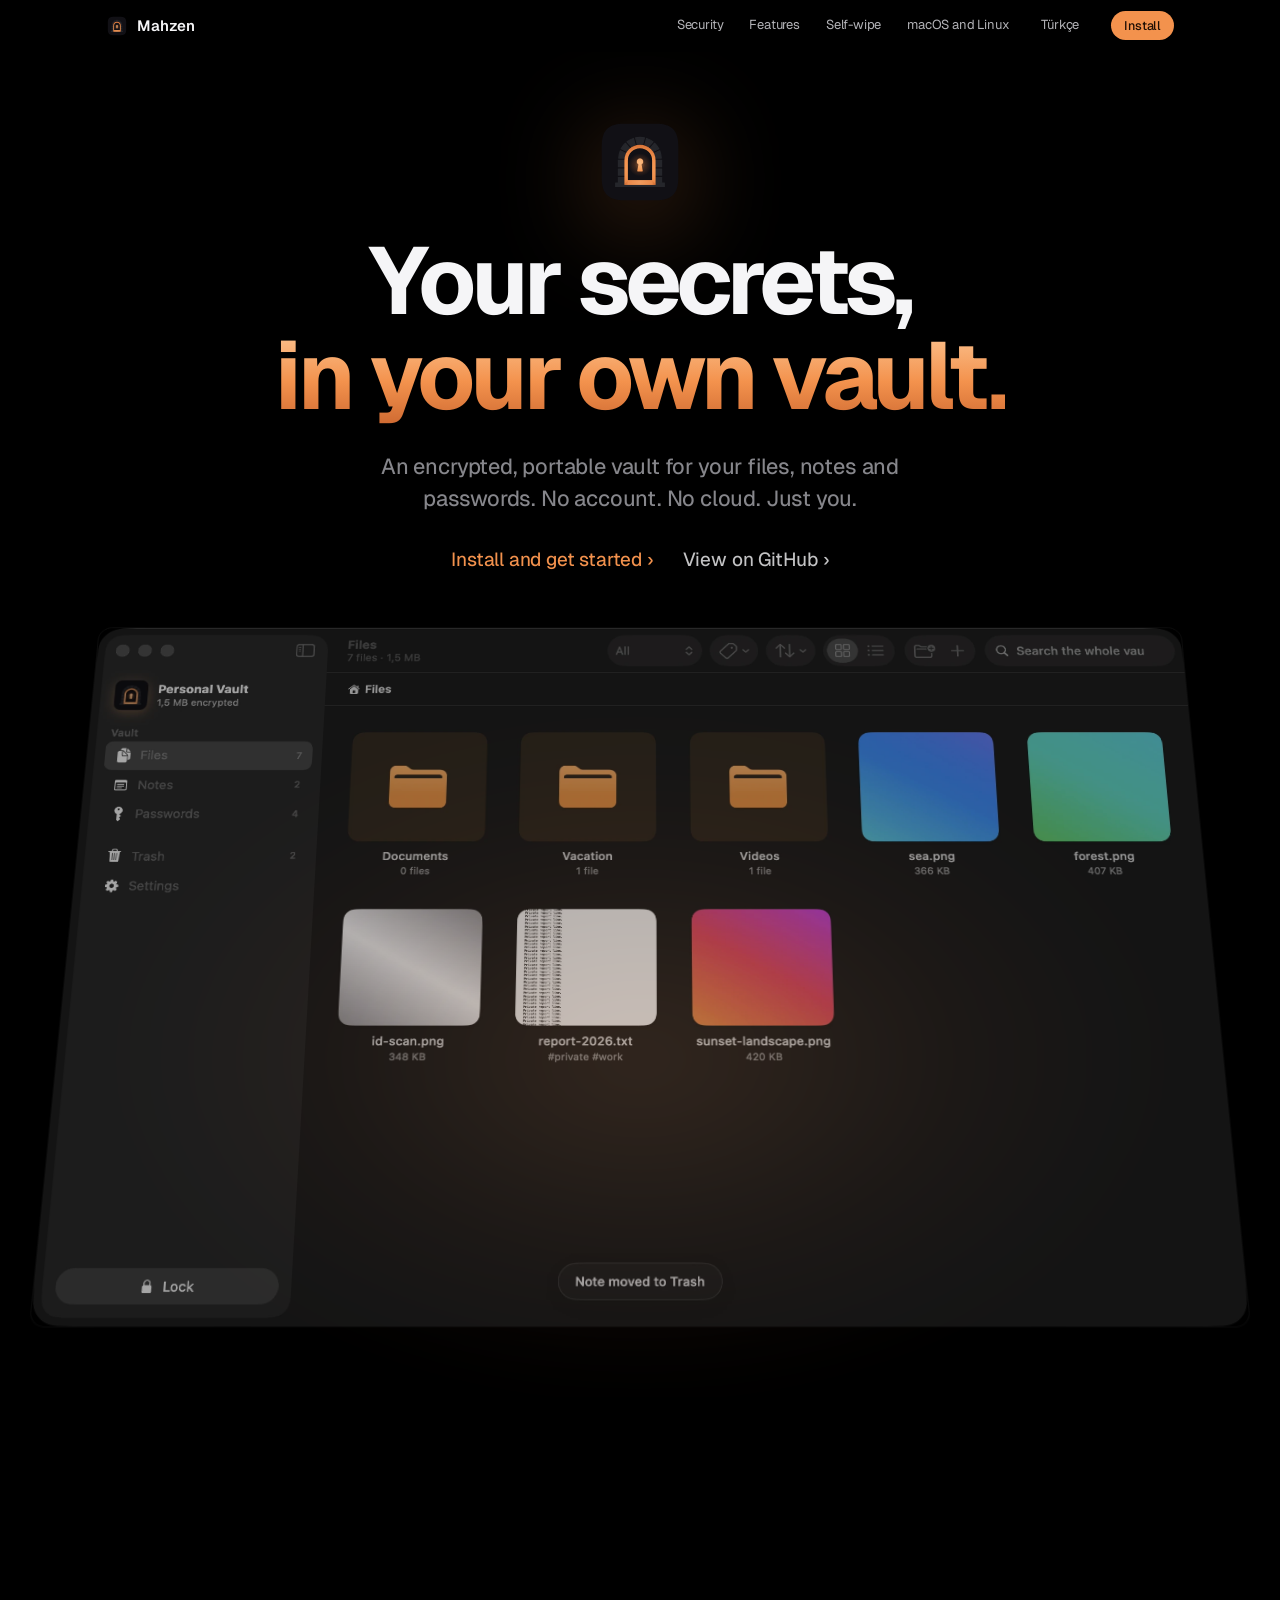
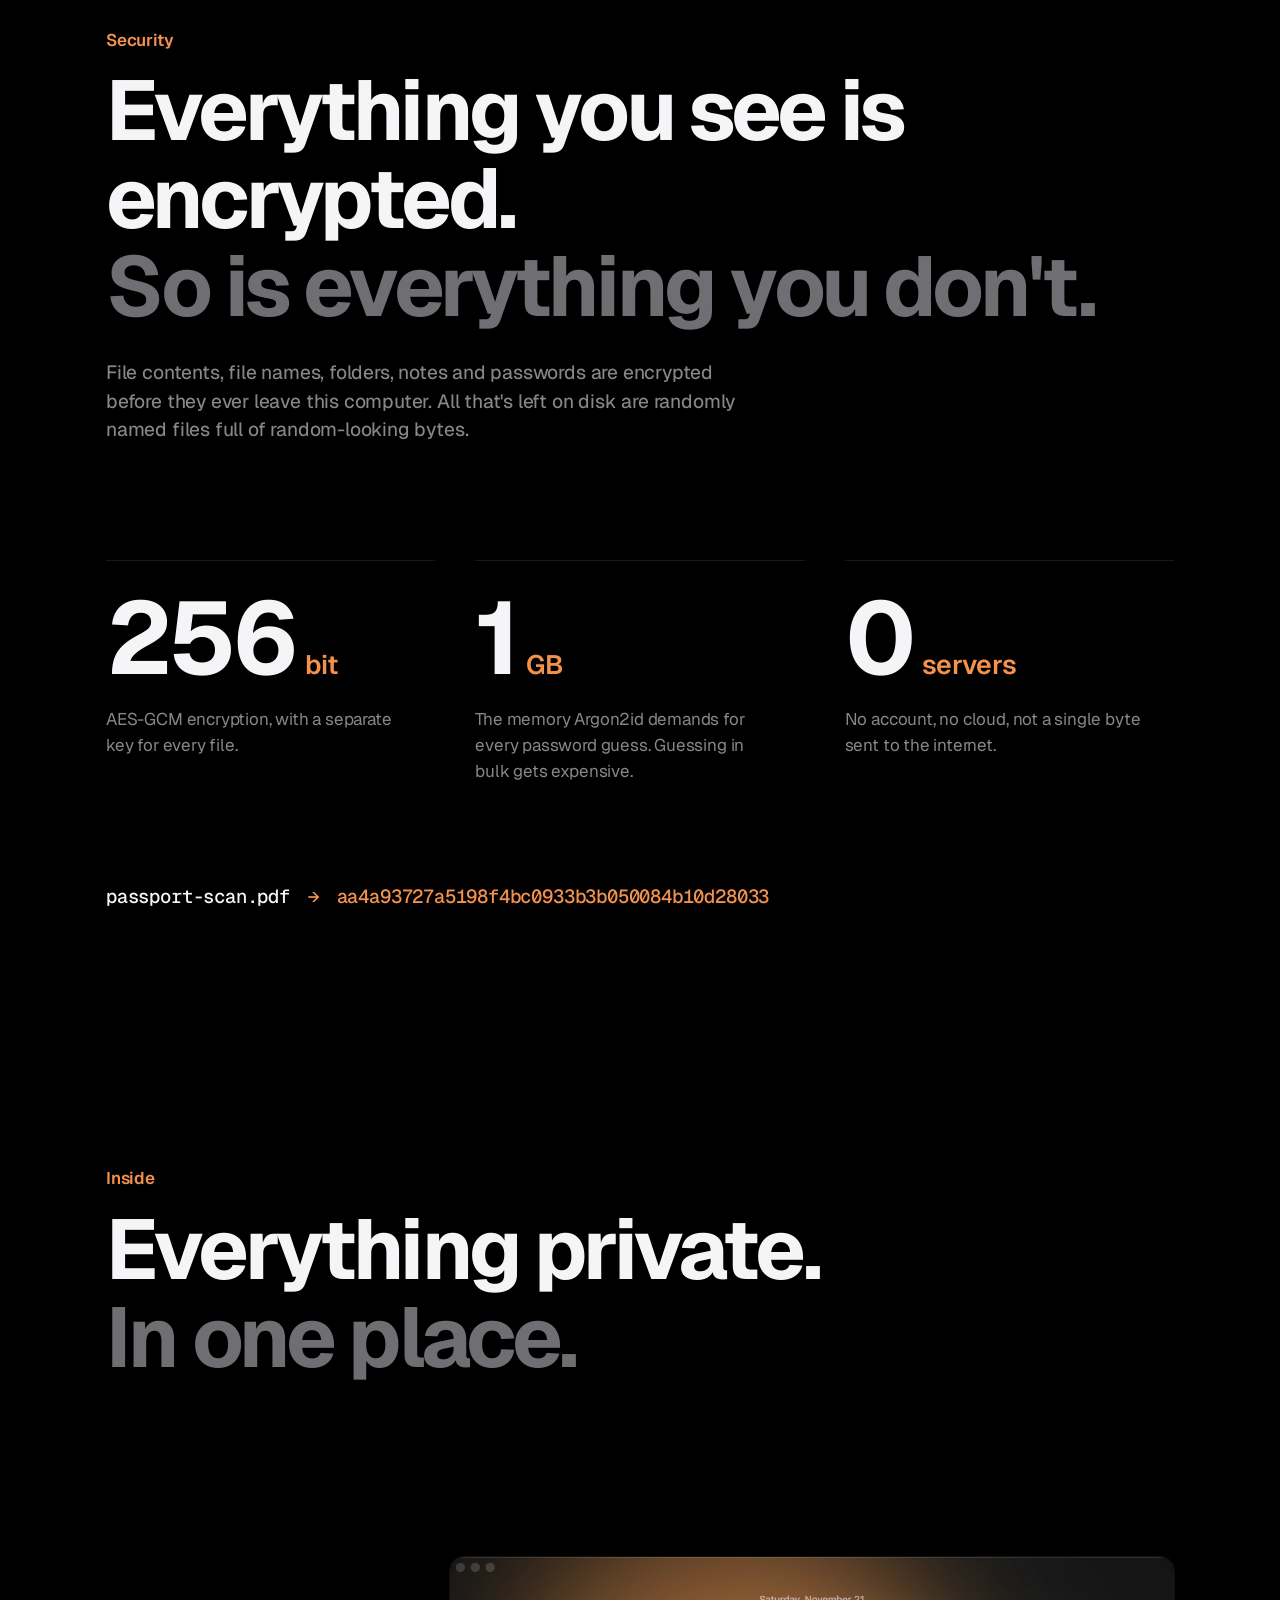
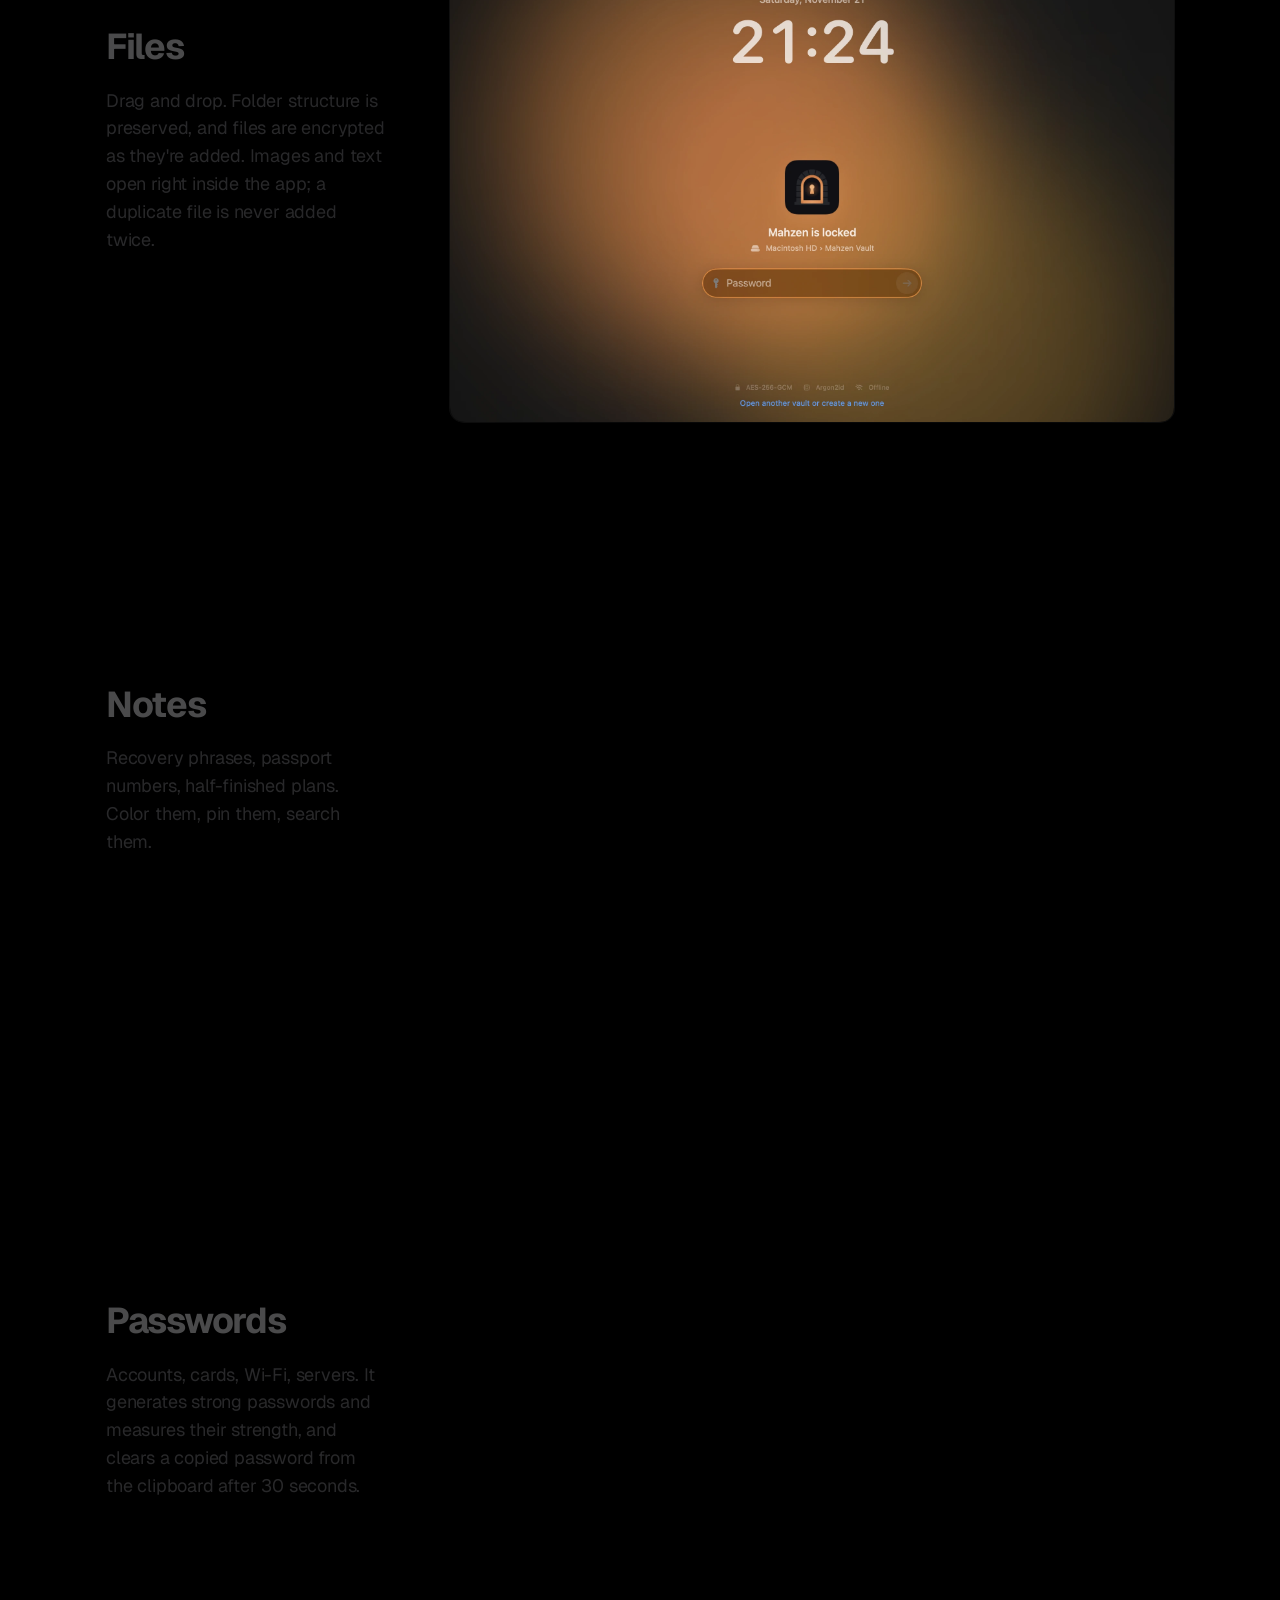
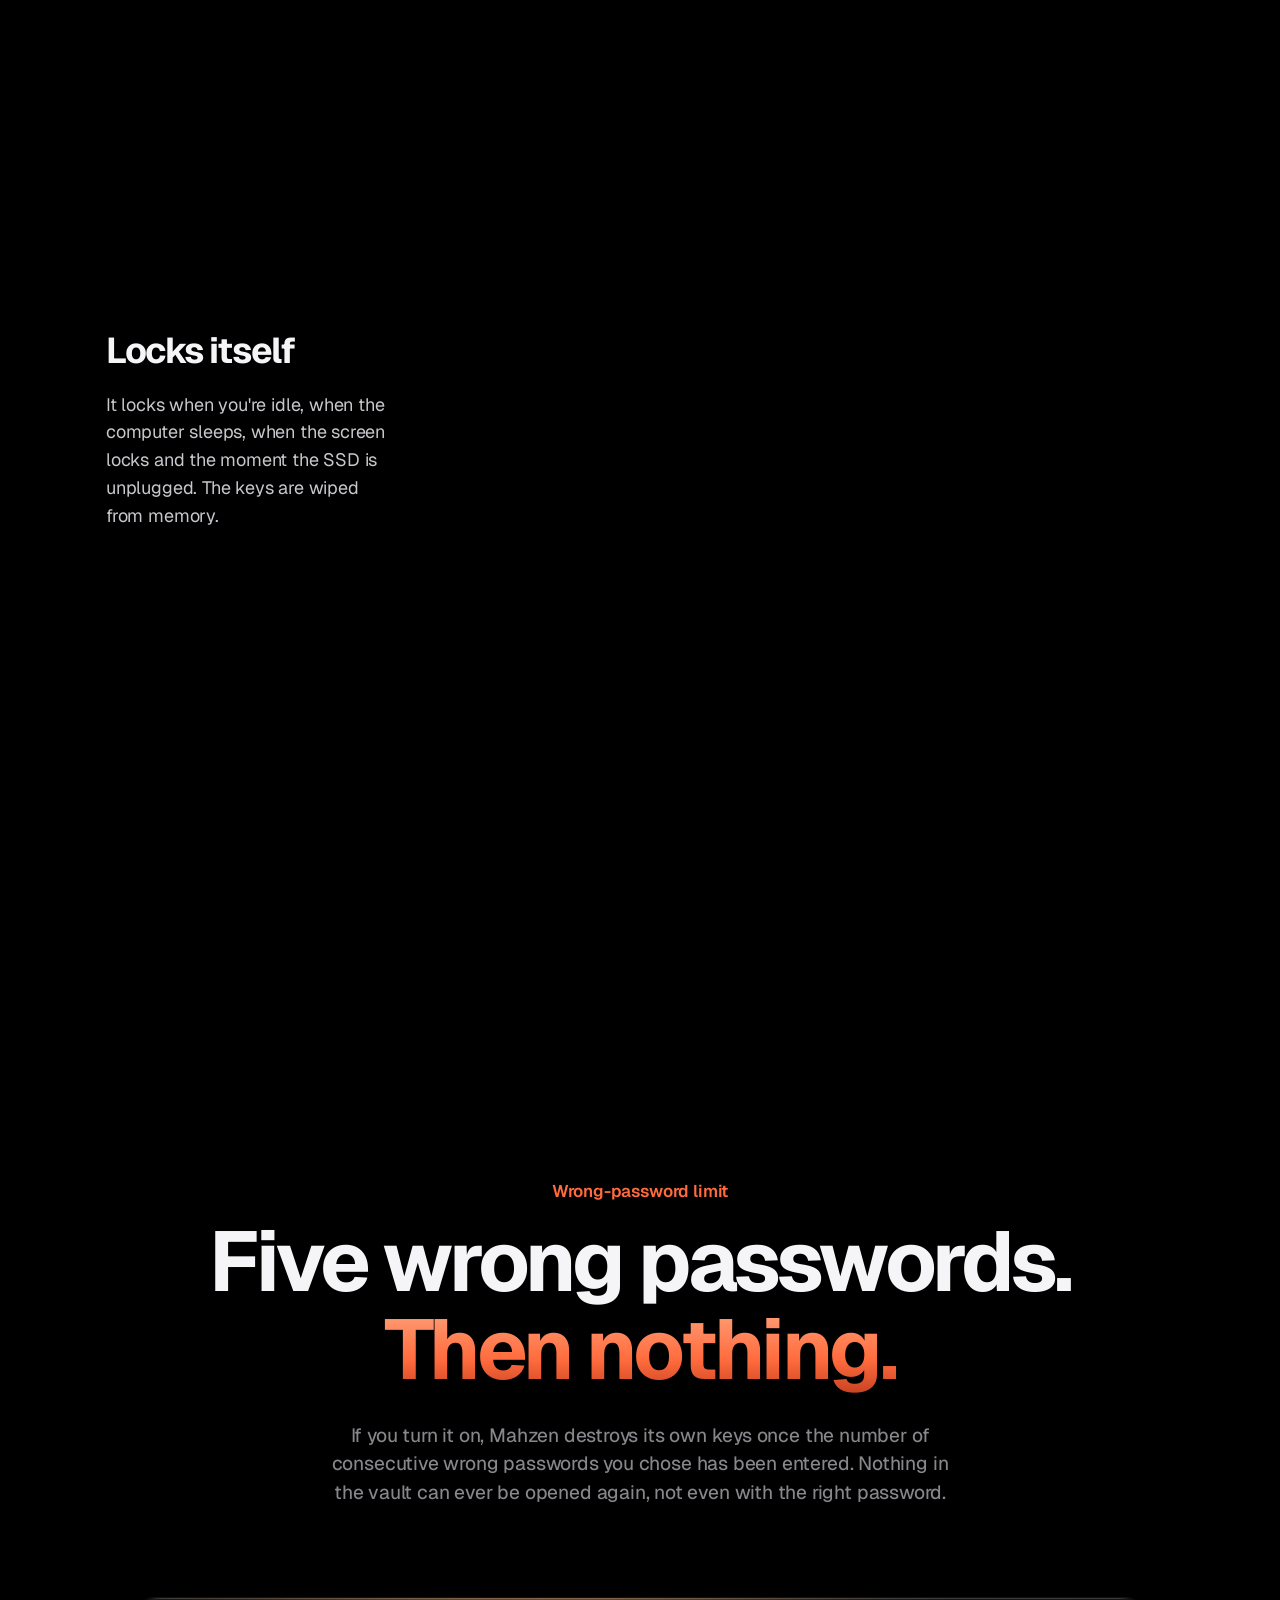
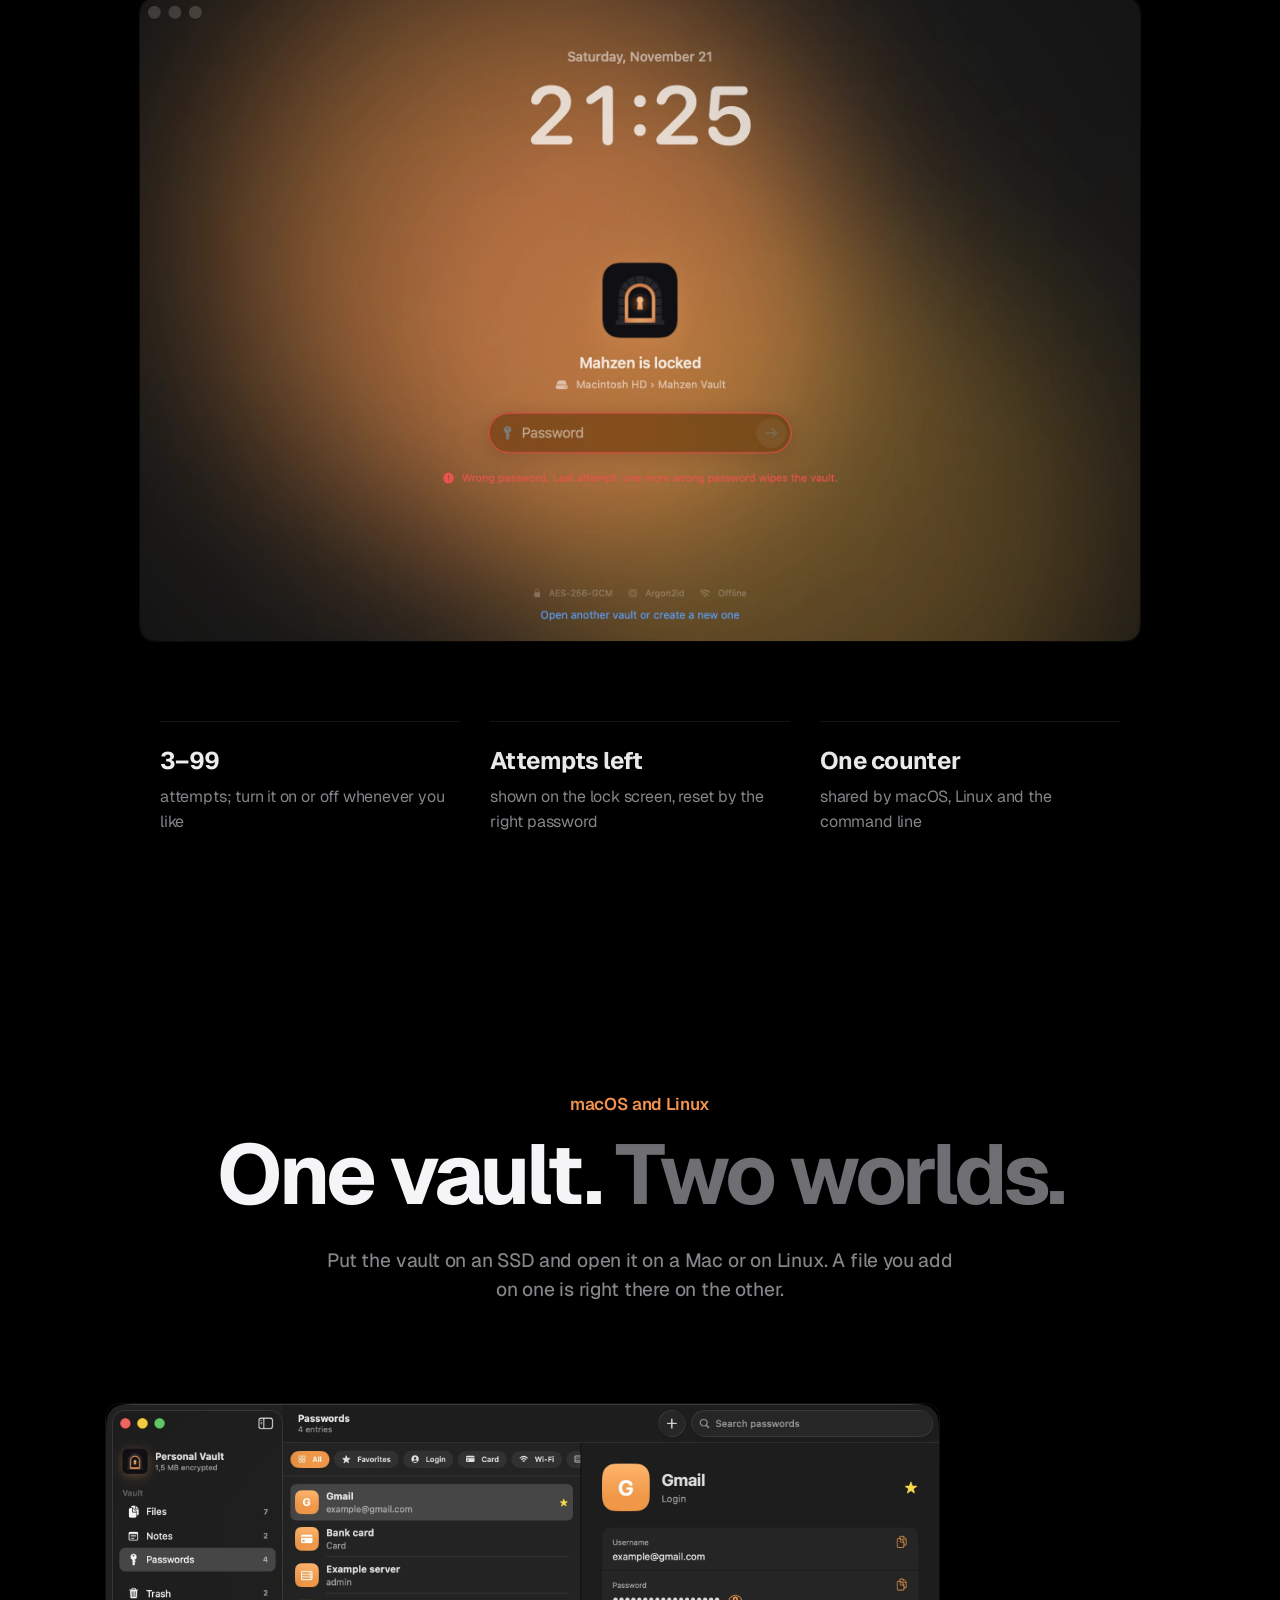
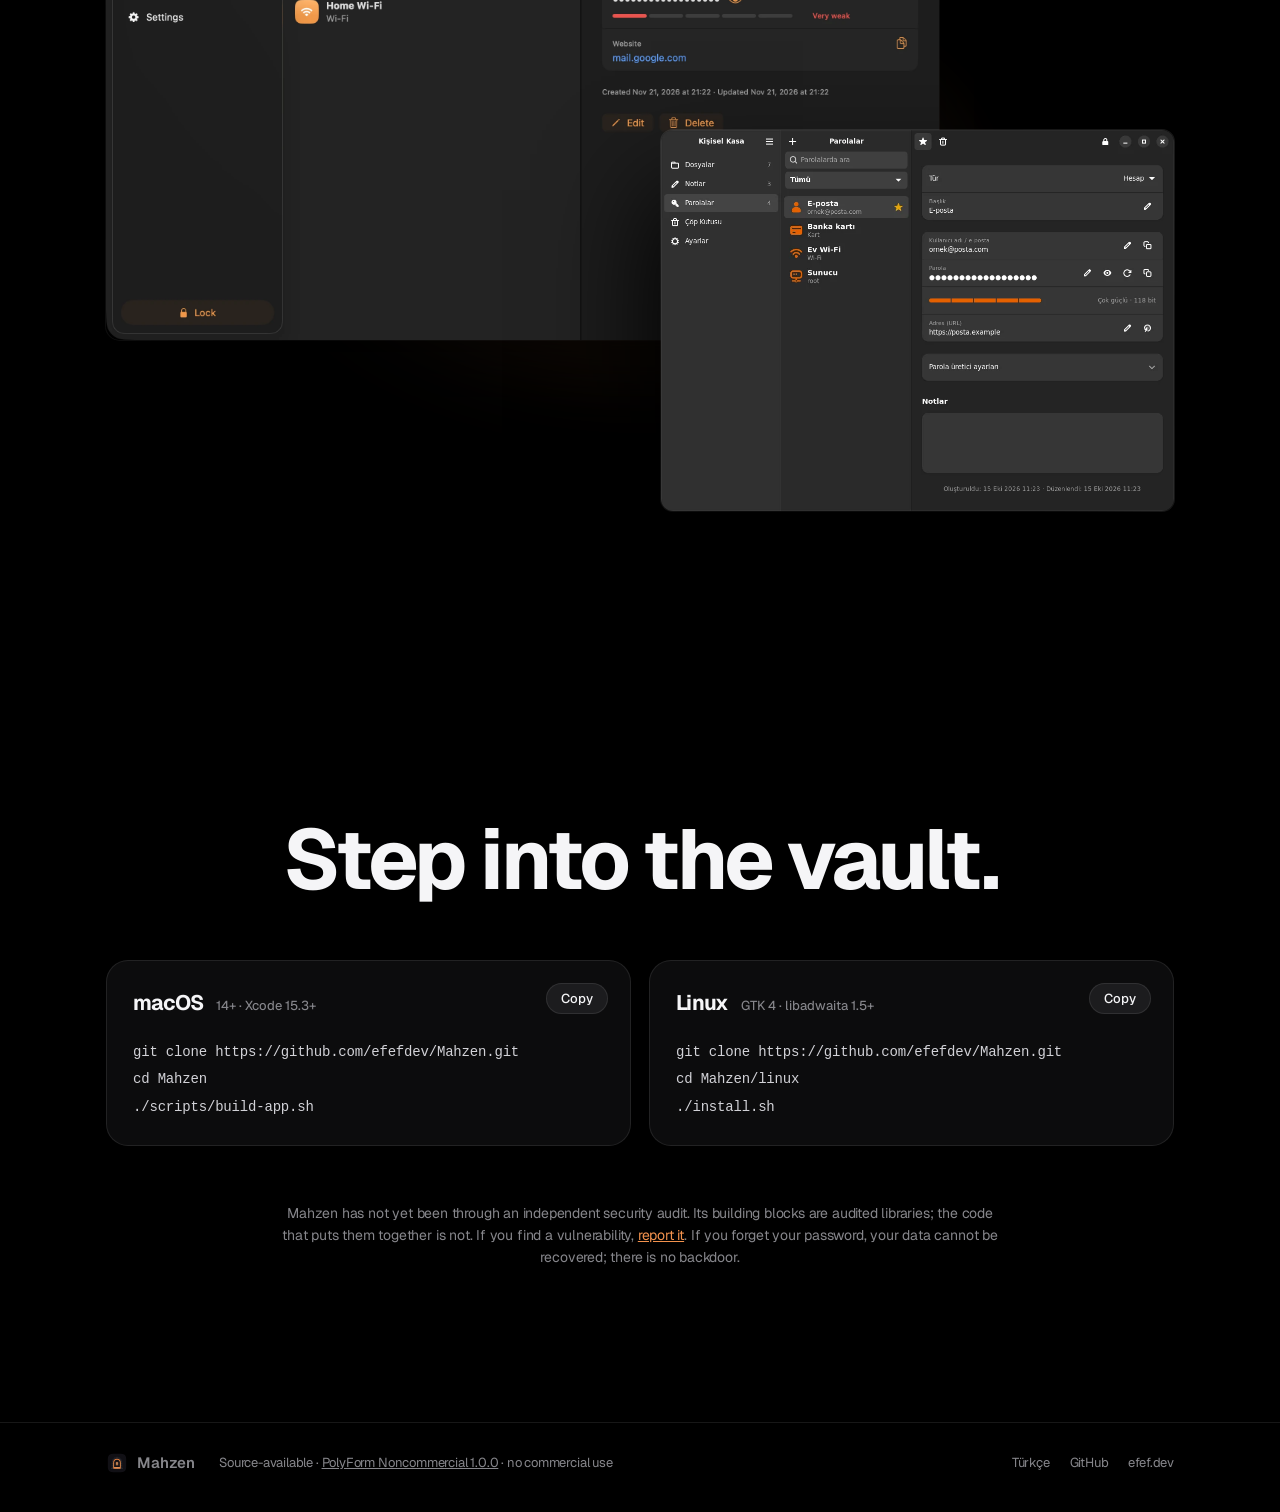
<file: site/index.html>
<!doctype html>
<html lang="tr">
<head>
  <meta charset="utf-8">
  <meta name="viewport" content="width=device-width, initial-scale=1">
  <title>Mahzen — Sırların, kendi mahzeninde.</title>
  <meta name="description" content="Mahzen; dosyalarını, notlarını ve parolalarını tek bir şifreli klasörde saklayan, çevrimdışı çalışan bir kasa. AES-256-GCM ve Argon2id. macOS ve Linux.">
  <meta name="theme-color" content="#000000">
  <link rel="canonical" href="https://mahzen.efef.dev/">
  <link rel="alternate" hreflang="tr" href="https://mahzen.efef.dev/">
  <link rel="alternate" hreflang="en" href="https://mahzen.efef.dev/en/">
  <link rel="alternate" hreflang="x-default" href="https://mahzen.efef.dev/">
  <script>
    // Dil seçimi (yalnızca bu kök sayfada): kayıtlı tercih varsa ona, yoksa tarayıcı diline uyar.
    (function () {
      try {
        if (/bot|crawl|spider|slurp|preview|facebookexternalhit|lighthouse/i.test(navigator.userAgent)) return;
        var en = new URL("en/", location.href).href, dil = null;
        if (document.referrer.indexOf(en) === 0) return; // İngilizce sayfadan bilerek gelindi
        try { dil = localStorage.getItem("mahzen-dil"); } catch (e) {}
        if (dil !== "tr" && dil !== "en") {
          var diller = navigator.languages && navigator.languages.length ? navigator.languages : [navigator.language];
          var bilinen = [].filter.call(diller, Boolean);
          if (!bilinen.length) return;
          dil = bilinen.some(function (d) { return /^tr(-|$)/i.test(d); }) ? "tr" : "en";
        }
        if (dil !== "en") return;
        var bolum = { "#guvenlik": "#security", "#ozellikler": "#features", "#sinir": "#wipe", "#sistemler": "#systems", "#kurulum": "#install" };
        location.replace(en + (bolum[location.hash] || ""));
      } catch (e) {}
    })();
  </script>
  <link rel="icon" href="img/mahzen-logo.svg" type="image/svg+xml">
  <meta property="og:type" content="website">
  <meta property="og:locale" content="tr_TR">
  <meta property="og:locale:alternate" content="en_US">
  <meta property="og:url" content="https://mahzen.efef.dev/">
  <meta property="og:title" content="Mahzen — Sırların, kendi mahzeninde.">
  <meta property="og:description" content="Dosyalar, notlar ve parolalar için çevrimdışı, şifreli, taşınabilir kasa. macOS ve Linux.">
  <meta property="og:image" content="https://mahzen.efef.dev/img/og.png">
  <meta name="twitter:card" content="summary_large_image">
  <link rel="preconnect" href="https://fonts.googleapis.com">
  <link rel="preconnect" href="https://fonts.gstatic.com" crossorigin>
  <link href="https://fonts.googleapis.com/css2?family=Geist:wght@300..800&family=Geist+Mono:wght@400;500&display=swap" rel="stylesheet">
  <link rel="stylesheet" href="style.css">
</head>
<body>
  <header class="nav" id="nav">
    <div class="nav-in">
      <a class="brand" href="#ust" aria-label="Mahzen, başa dön"><img src="img/mahzen-logo.svg" alt="" width="22" height="22">Mahzen</a>
      <nav aria-label="Bölümler">
        <a href="#guvenlik">Güvenlik</a>
        <a href="#ozellikler">Özellikler</a>
        <a href="#sinir">Kendini silme</a>
        <a href="#sistemler"><span lang="en">macOS</span> ve <span lang="en">Linux</span></a>
      </nav>
      <a class="nav-dil" href="en/" lang="en" hreflang="en" data-dil="en">English</a>
      <a class="nav-btn" href="#kurulum">Kur</a>
    </div>
  </header>

  <main id="ust">
    <!-- 1. GİRİŞ -->
    <section class="hero">
      <div class="hero-copy">
        <img class="hero-icon" src="img/mahzen-logo.svg" alt="Mahzen logosu" width="112" height="112">
        <h1>Sırların, <br class="br-m"><span class="glow-text nowrap">kendi mahzeninde.</span></h1>
        <p class="hero-sub">Dosyaların, notların ve parolaların için şifreli, taşınabilir bir kasa.
          <span class="nowrap">Hesap yok. Bulut yok.</span> <span class="nowrap">Yalnızca sen.</span></p>
        <p class="links">
          <a class="link-fire" href="#kurulum">Kur ve başla <span aria-hidden="true">›</span></a>
          <a class="link" href="https://github.com/efefdev/Mahzen" rel="noopener">GitHub'da incele <span aria-hidden="true">›</span></a>
        </p>
      </div>
      <div class="stage" id="heroStage">
        <div class="stage-light" aria-hidden="true"></div>
        <img class="shot shot-hero" src="img/mac-dosyalar.webp" alt="Mahzen'in macOS'taki dosyalar ekranı" width="2240" height="1440" fetchpriority="high">
      </div>
    </section>

    <!-- 2. GÜVENLİK, RAKAMLARLA -->
    <section class="statement" id="guvenlik">
      <p class="eyebrow">Güvenlik</p>
      <h2 class="big">Gördüğün her şey şifreli.<br><span class="dim">Görmediğin her şey de.</span></h2>
      <p class="statement-sub">Dosya içerikleri, dosya adları, klasörler, notlar ve parolalar bu bilgisayardan çıkmadan şifrelenir.
        Diskte geriye yalnızca rastgele adlı, rastgele görünen baytlar kalır.</p>

      <dl class="numbers">
        <div><dt><span class="count" data-to="256">256</span><small>bit</small></dt><dd>AES-GCM ile şifreleme; her dosyaya ayrı anahtar.</dd></div>
        <div><dt><span class="count" data-to="1">1</span><small>GB</small></dt><dd>Argon2id'nin parola başına harcattığı bellek. Toplu tahmin pahalıdır.</dd></div>
        <div><dt><span class="count" data-to="0">0</span><small>sunucu</small></dt><dd>Hesap yok, bulut yok, internete giden tek bir bayt yok.</dd></div>
      </dl>

      <div class="cipher-line" aria-hidden="true">
        <span class="cl-plain" id="clText">pasaport-taramasi.pdf</span>
        <span class="cl-arrow">→</span>
        <span class="cl-hex" id="clHex">3f9a…</span>
      </div>
    </section>

    <!-- 3. ÖZELLİKLER: sabit ekran, değişen içerik -->
    <section class="tour" id="ozellikler">
      <div class="tour-head">
        <p class="eyebrow">İçeride</p>
        <h2 class="big">Gizli olan her şey.<br><span class="dim">Tek bir yerde.</span></h2>
      </div>
      <div class="tour-grid">
        <div class="tour-steps">
          <article class="step" data-shot="0">
            <h3>Dosyalar</h3>
            <p>Sürükle, bırak. Klasör yapısı korunur, eklerken şifrelenir. Görseller ve metinler uygulama içinde
              açılır; mükerrer dosya ikinci kez eklenmez.</p>
          </article>
          <article class="step" data-shot="1">
            <h3>Notlar</h3>
            <p>Kurtarma ifadeleri, pasaport numaraları, yarım kalmış planlar. Renklendir, sabitle, ara.</p>
          </article>
          <article class="step" data-shot="2">
            <h3>Parolalar</h3>
            <p>Hesap, kart, Wi-Fi, sunucu. Güçlü parola üretir, gücünü ölçer; kopyaladığın parolayı
              30 saniye sonra panodan siler.</p>
          </article>
          <article class="step" data-shot="3">
            <h3>Kendiliğinden kilit</h3>
            <p>Hareketsiz kaldığında, uykuda, ekran kilitlendiğinde ve SSD çıkarıldığı an kilitlenir.
              Anahtarlar bellekten silinir.</p>
          </article>
        </div>
        <div class="tour-sticky">
          <div class="tour-frame">
            <div class="stage-light small" aria-hidden="true"></div>
            <img class="shot tour-shot is-on" src="img/mac-dosyalar.webp" alt="Dosyalar ekranı" width="2240" height="1440" loading="lazy">
            <img class="shot tour-shot" src="img/mac-notlar.webp" alt="Notlar ekranı" width="2240" height="1440" loading="lazy">
            <img class="shot tour-shot" src="img/mac-parolalar.webp" alt="Parolalar ekranı" width="2240" height="1440" loading="lazy">
            <img class="shot tour-shot" src="img/mac-kilit.webp" alt="Kilit ekranı" width="2240" height="1440" loading="lazy">
          </div>
        </div>
      </div>
    </section>

    <!-- 4. KENDİNİ SİLME -->
    <section class="wipe" id="sinir">
      <div class="wipe-copy">
        <p class="eyebrow ember">Yanlış parola sınırı</p>
        <h2 class="big">Beş yanlış parola.<br><span class="ember-text">Sonra hiçbir şey.</span></h2>
        <p class="statement-sub">Açarsan, art arda belirlediğin sayıda yanlış parola girildiğinde Mahzen kendi anahtarlarını
          yok eder. Kasadaki her şey, doğru parolayla bile, bir daha açılamaz.</p>
      </div>
      <div class="wipe-stage">
        <div class="stage-light ember" aria-hidden="true"></div>
        <img class="shot" src="img/mac-son-hak.webp" alt="Kilit ekranı: Parola yanlış. Son deneme hakkı: bir yanlış daha kasayı siler." width="2240" height="1440" loading="lazy">
      </div>
      <ul class="facts">
        <li><b>3–99</b><span>deneme arası, istediğin an aç ya da kapat</span></li>
        <li><b>Kalan hak</b><span>kilit ekranında görünür, doğru parolada sıfırlanır</span></li>
        <li><b>Tek sayaç</b><span>macOS, Linux ve komut satırı aynı sayacı paylaşır</span></li>
      </ul>
    </section>

    <!-- 5. İKİ SİSTEM -->
    <section class="systems" id="sistemler">
      <p class="eyebrow"><span lang="en">macOS</span> ve <span lang="en">Linux</span></p>
      <h2 class="big">Bir kasa. <span class="dim">İki dünya.</span></h2>
      <p class="statement-sub center">Kasayı SSD'ye koy; Mac'te de Linux'ta da aç. Bir yerde eklediğin dosya,
        öbüründe hemen orada.</p>
      <div class="pair">
        <img class="shot pair-back" src="img/linux-parolalar.webp" alt="Mahzen'in Linux'taki parolalar ekranı" width="1024" height="760" loading="lazy">
        <img class="shot pair-front" src="img/mac-parolalar.webp" alt="Mahzen'in macOS'taki parolalar ekranı" width="2240" height="1440" loading="lazy">
      </div>
      <p class="caption"><span lang="en">macOS</span> · SwiftUI &nbsp;&nbsp;/&nbsp;&nbsp; <span lang="en">Linux</span> · GTK 4 + libadwaita</p>
    </section>

    <!-- 6. KURULUM -->
    <section class="install" id="kurulum">
      <h2 class="big">Mahzene in.</h2>
      <div class="install-grid">
        <div class="cmd">
          <p class="cmd-os"><span lang="en">macOS</span> <small>14+ · Xcode 15.3+</small></p>
          <pre><code>git clone https://github.com/efefdev/Mahzen.git
cd Mahzen
./scripts/build-app.sh</code></pre>
          <button class="copy" data-copy="git clone https://github.com/efefdev/Mahzen.git && cd Mahzen && ./scripts/build-app.sh">Kopyala</button>
        </div>
        <div class="cmd">
          <p class="cmd-os"><span lang="en">Linux</span> <small>GTK 4 · libadwaita 1.5+</small></p>
          <pre><code>git clone https://github.com/efefdev/Mahzen.git
cd Mahzen/linux
./install.sh</code></pre>
          <button class="copy" data-copy="git clone https://github.com/efefdev/Mahzen.git && cd Mahzen/linux && ./install.sh">Kopyala</button>
        </div>
      </div>
      <p class="fine">Mahzen henüz bağımsız bir güvenlik denetiminden geçmedi. Yapı taşları denetlenmiş kütüphanelerdir; onları
        birleştiren kod değildir. Bir açık bulursan <a href="https://github.com/efefdev/Mahzen/blob/main/SECURITY.tr.md" rel="noopener">bildir</a>.
        Parolanı unutursan verilerin kurtarılamaz; arka kapı yoktur.</p>
    </section>
  </main>

  <footer class="footer">
    <div class="footer-in">
      <a class="brand" href="#ust"><img src="img/mahzen-logo.svg" alt="" width="22" height="22">Mahzen</a>
      <p>Kaynağı açık · <a href="https://github.com/efefdev/Mahzen/blob/main/LICENSE" rel="noopener">PolyForm Noncommercial 1.0.0</a> · ticari kullanıma kapalı</p>
      <p class="footer-links"><a href="en/" lang="en" hreflang="en" data-dil="en">English</a><a href="https://github.com/efefdev/Mahzen" rel="noopener">GitHub</a><a href="https://efef.dev" rel="noopener">efef.dev</a></p>
    </div>
  </footer>

  <script src="main.js" defer></script>
</body>
</html>
</file>
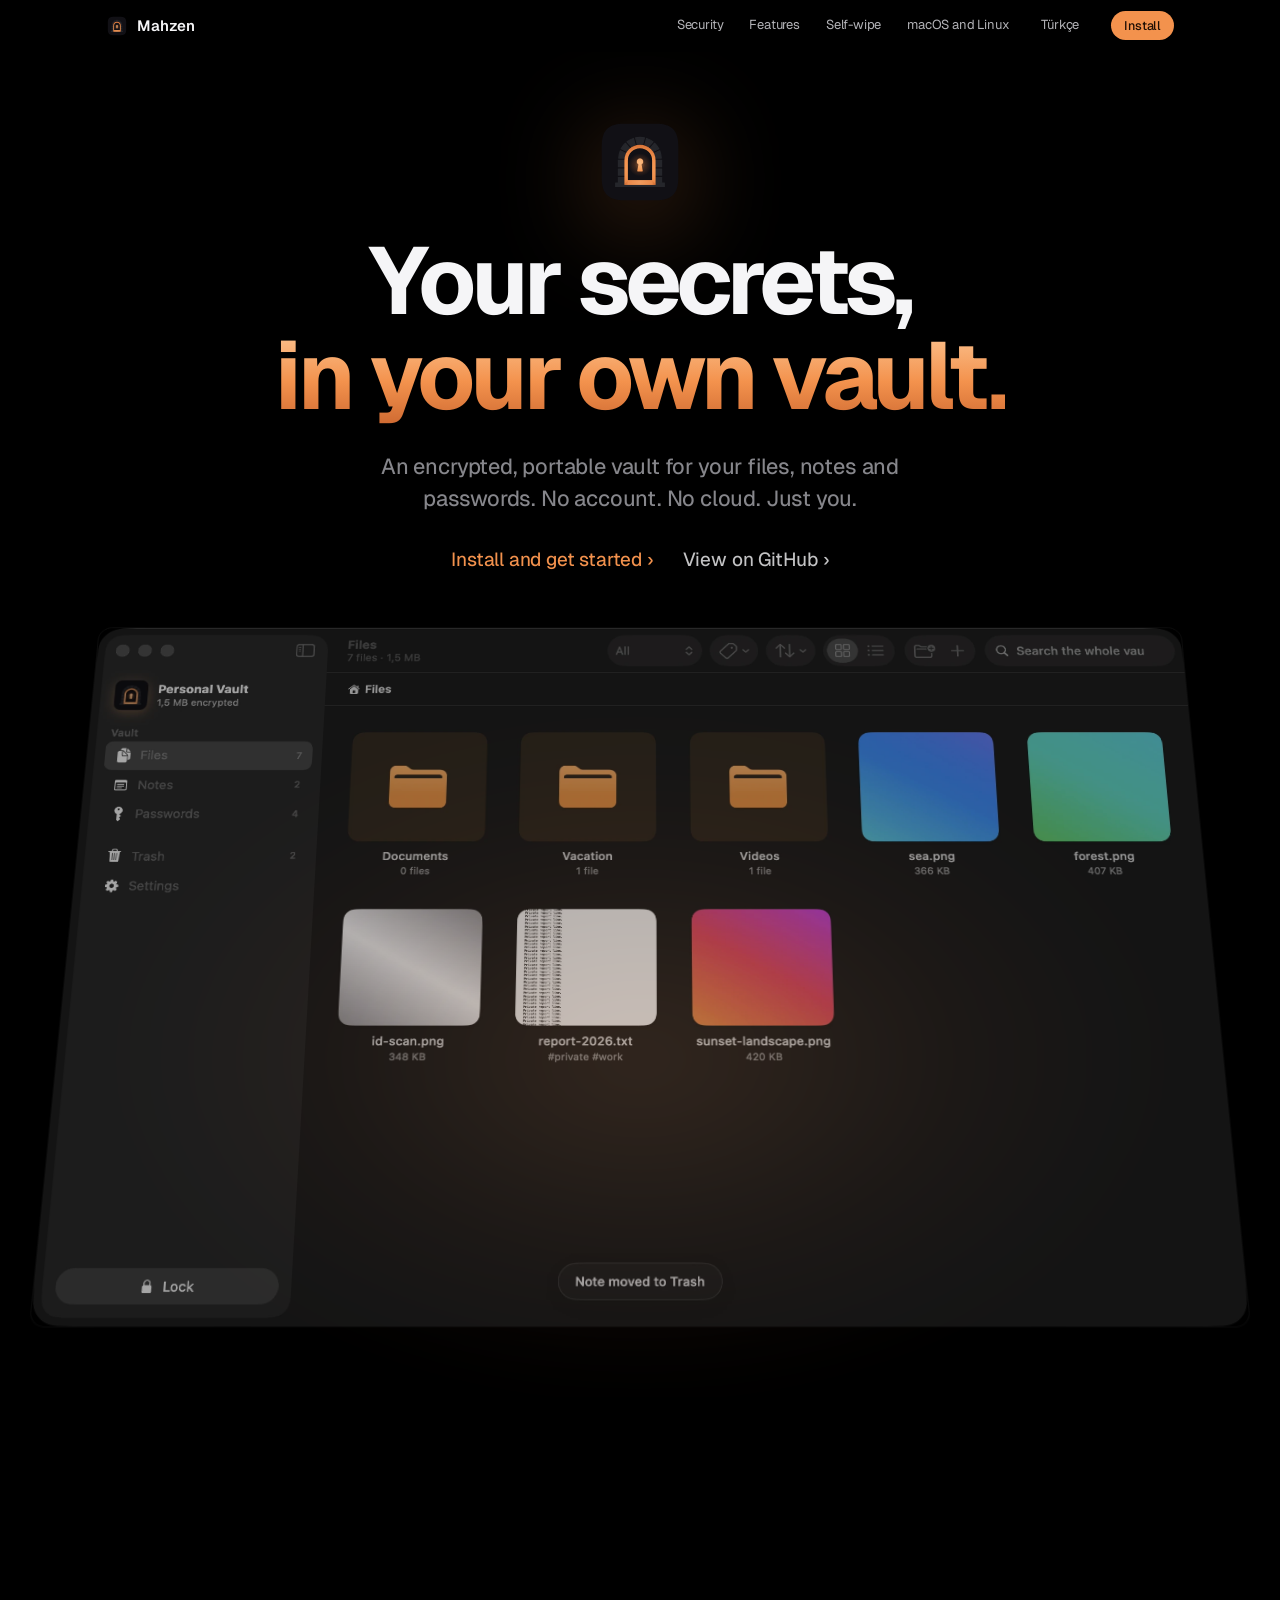
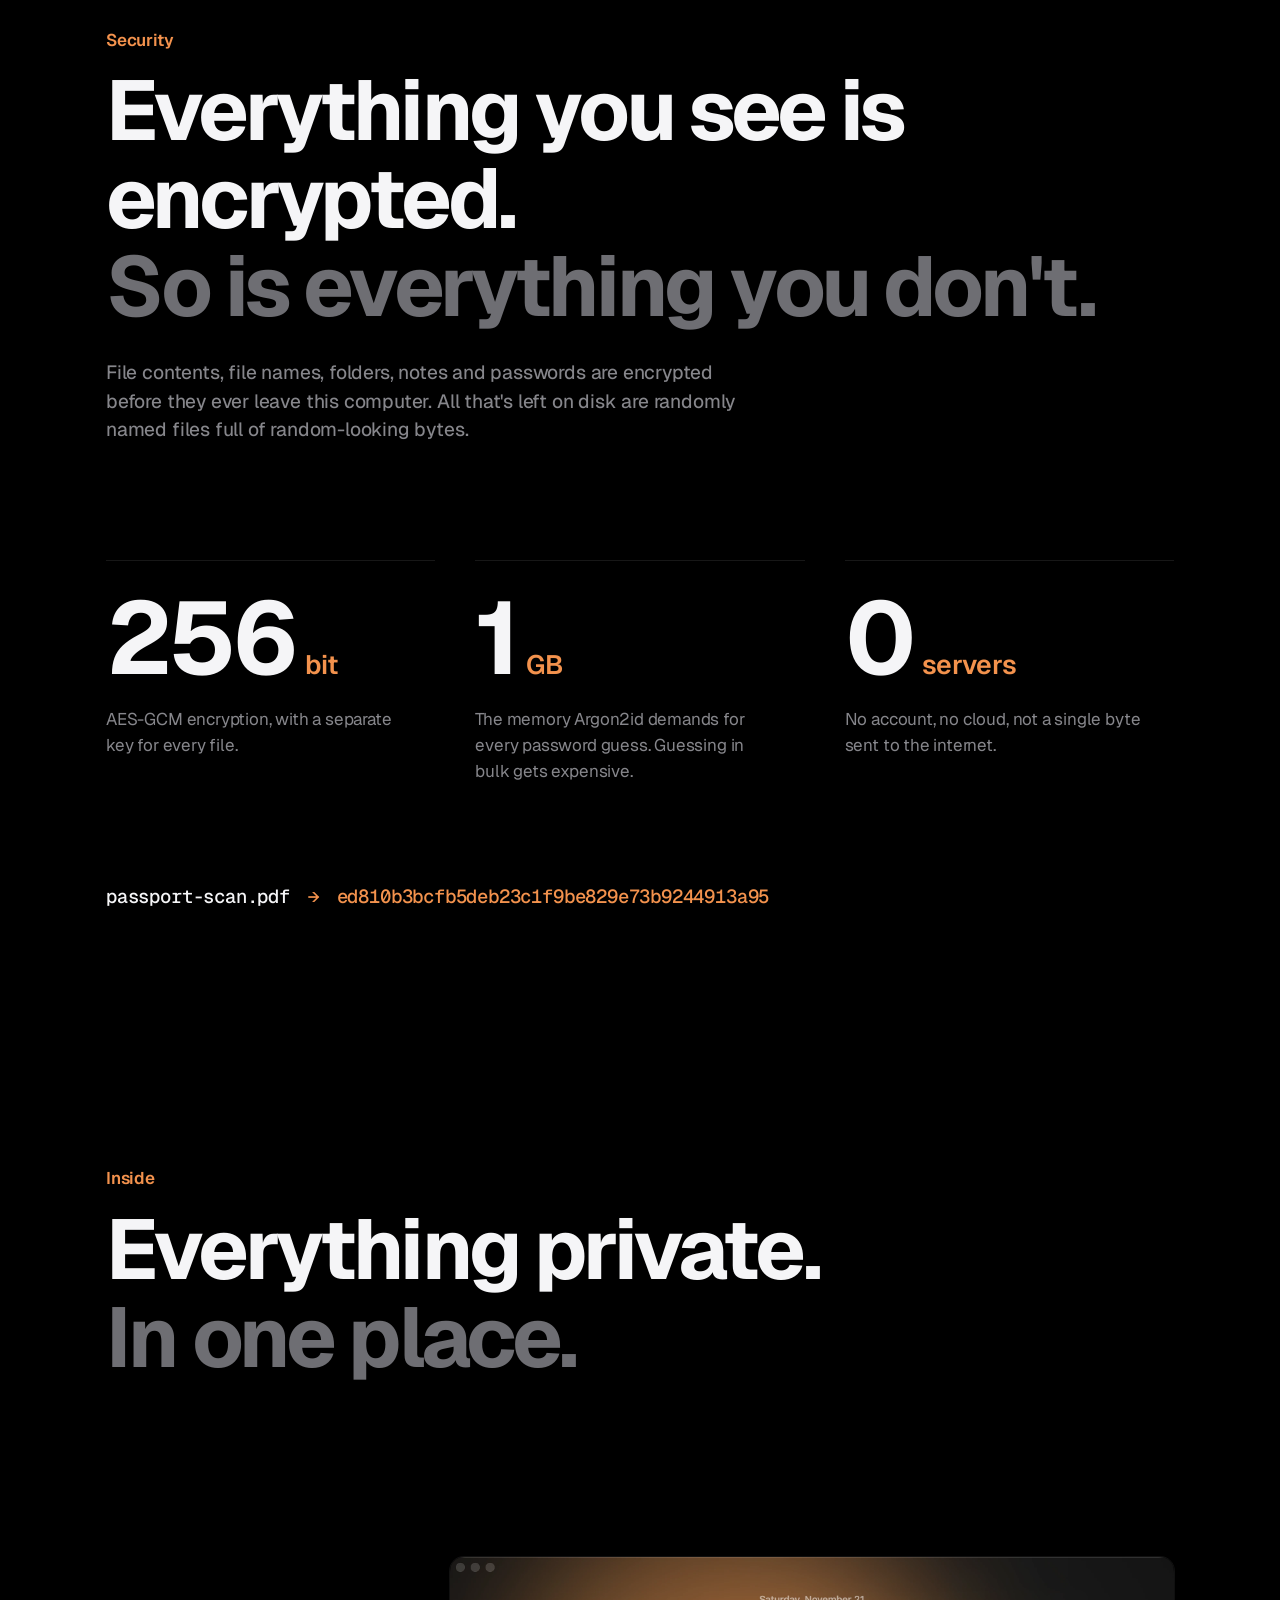
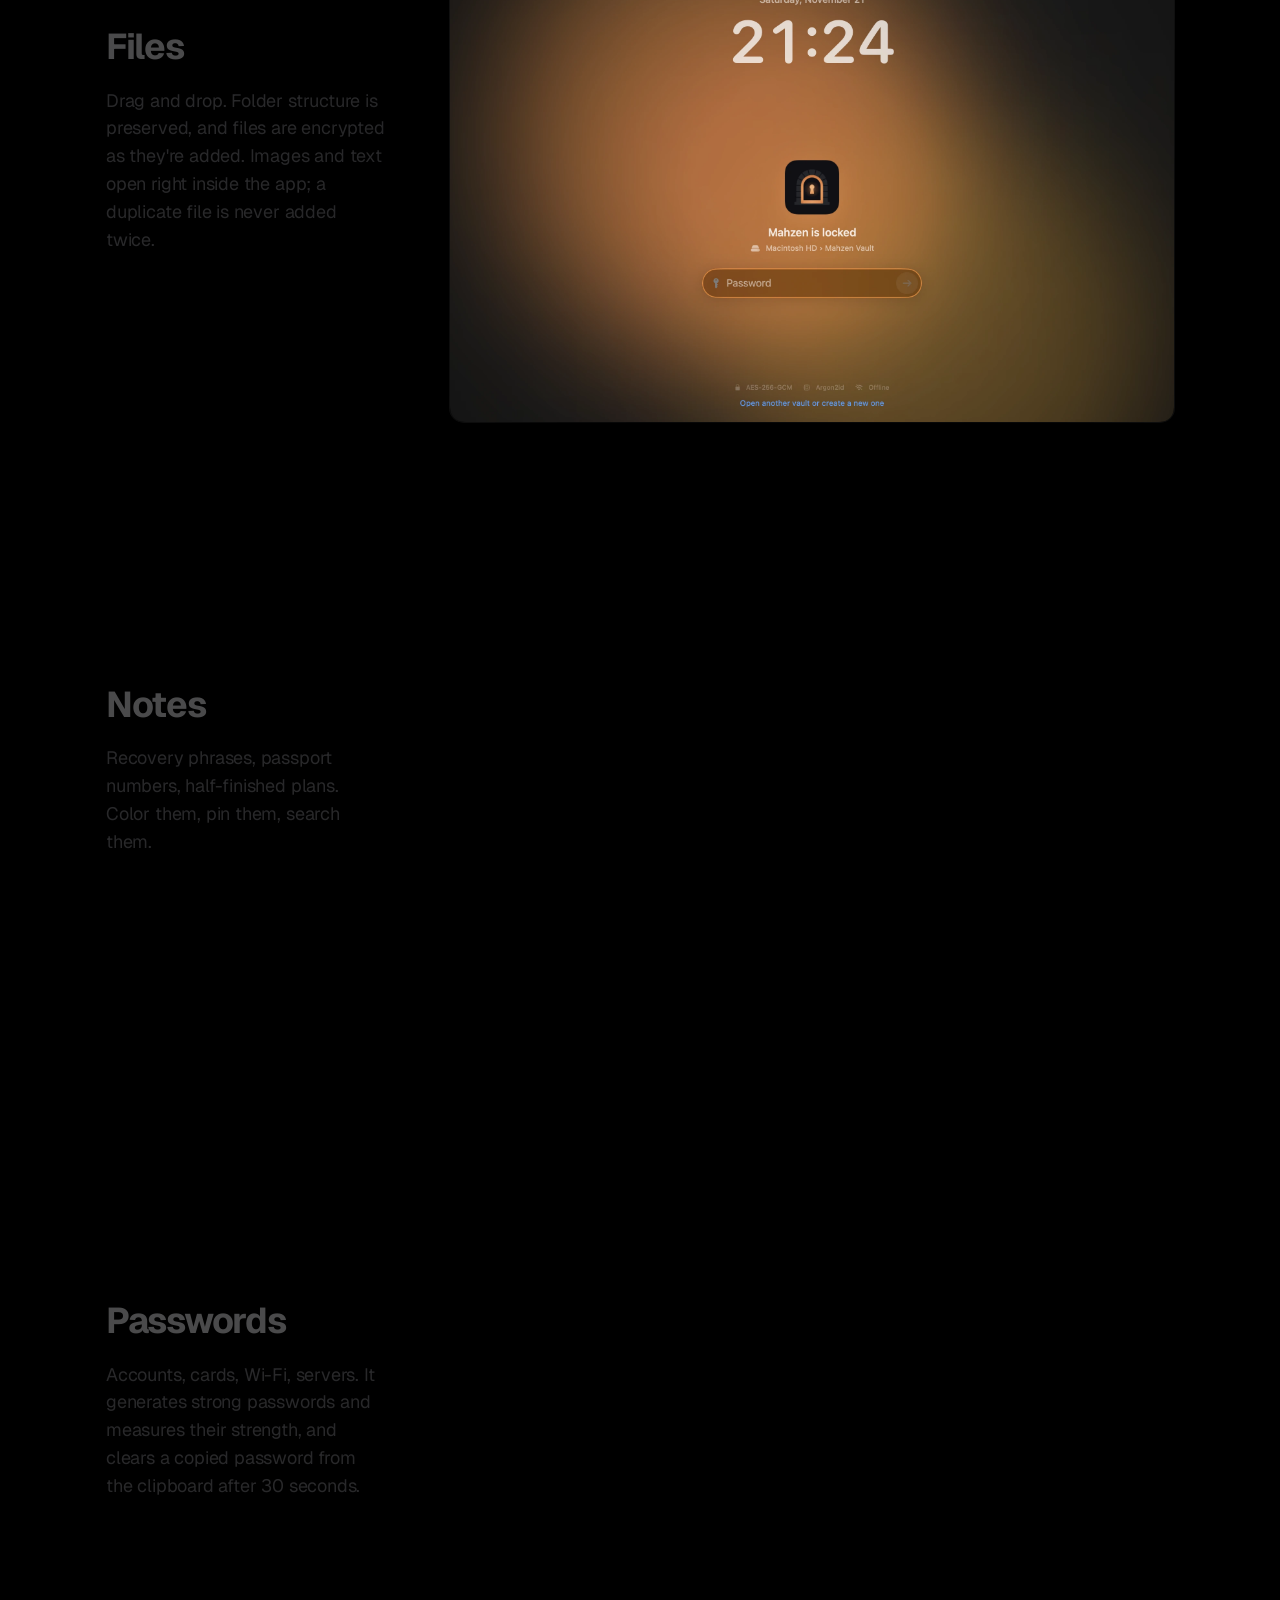
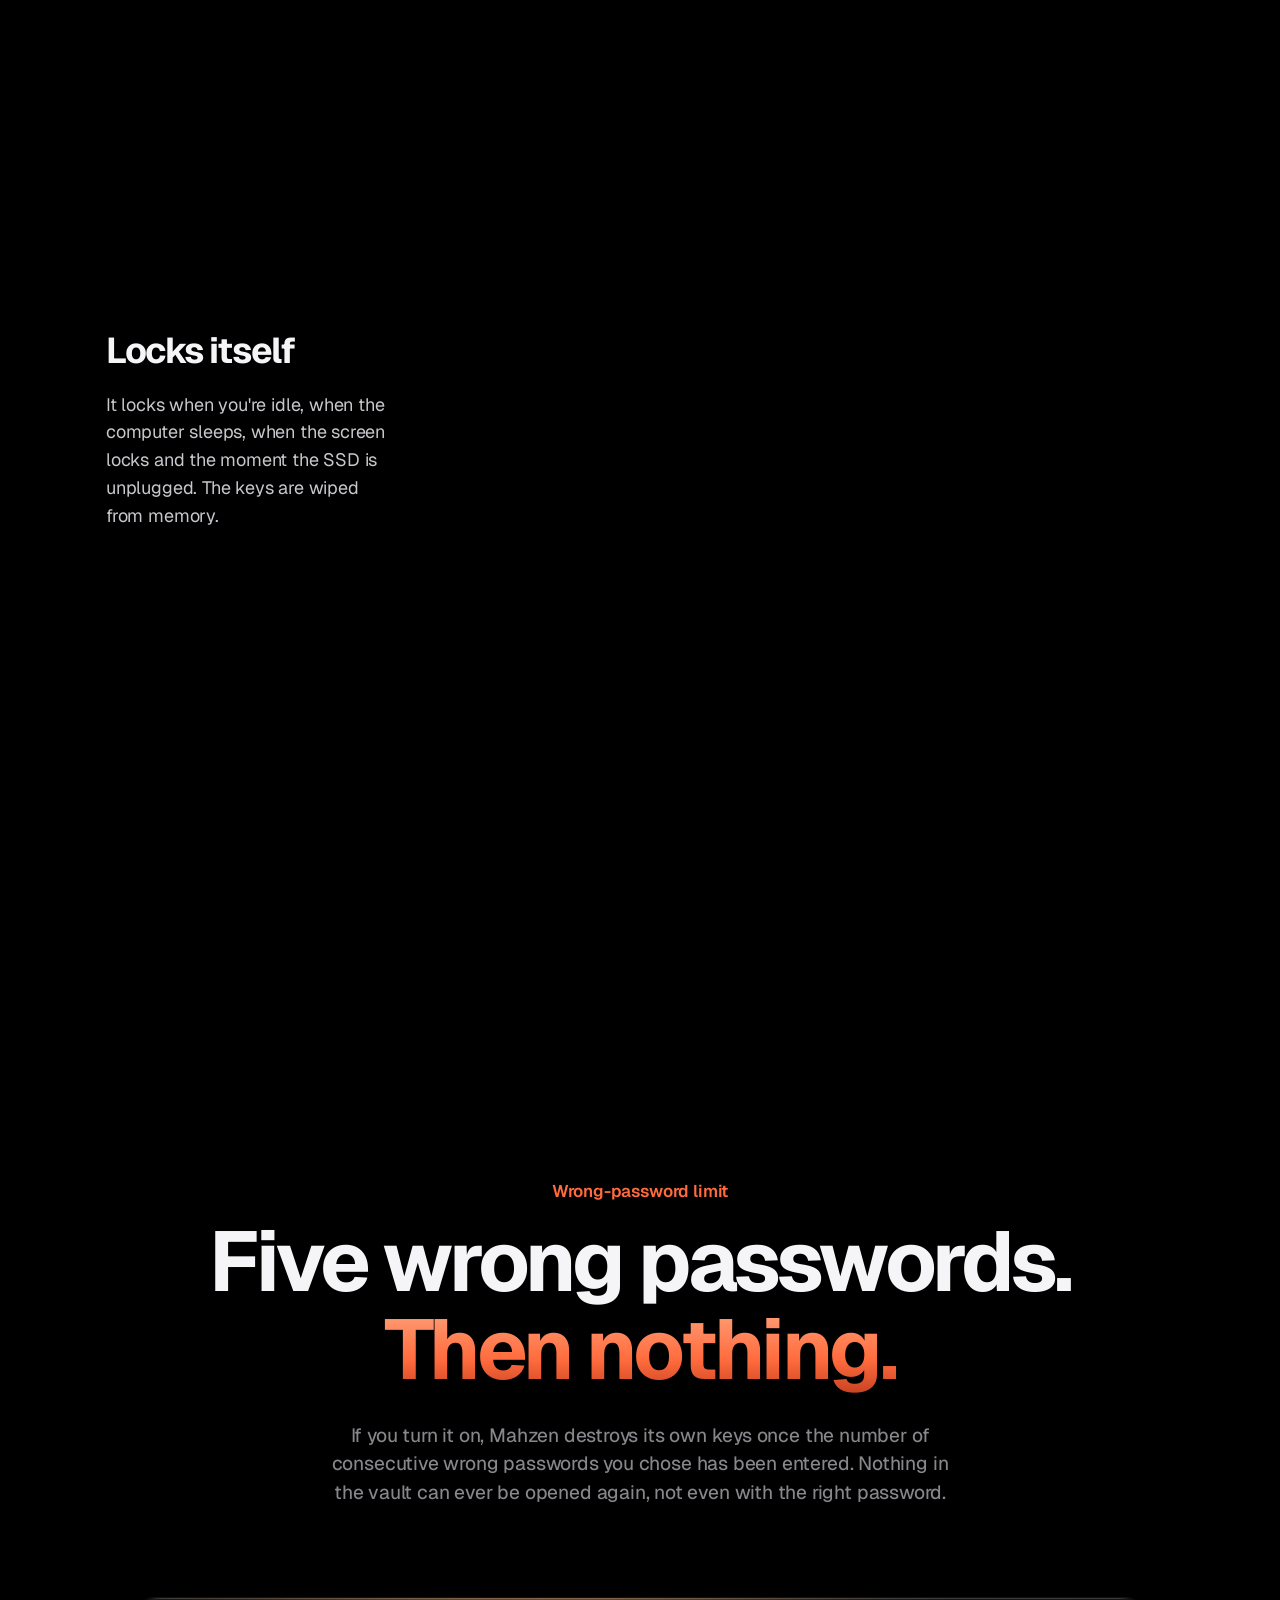
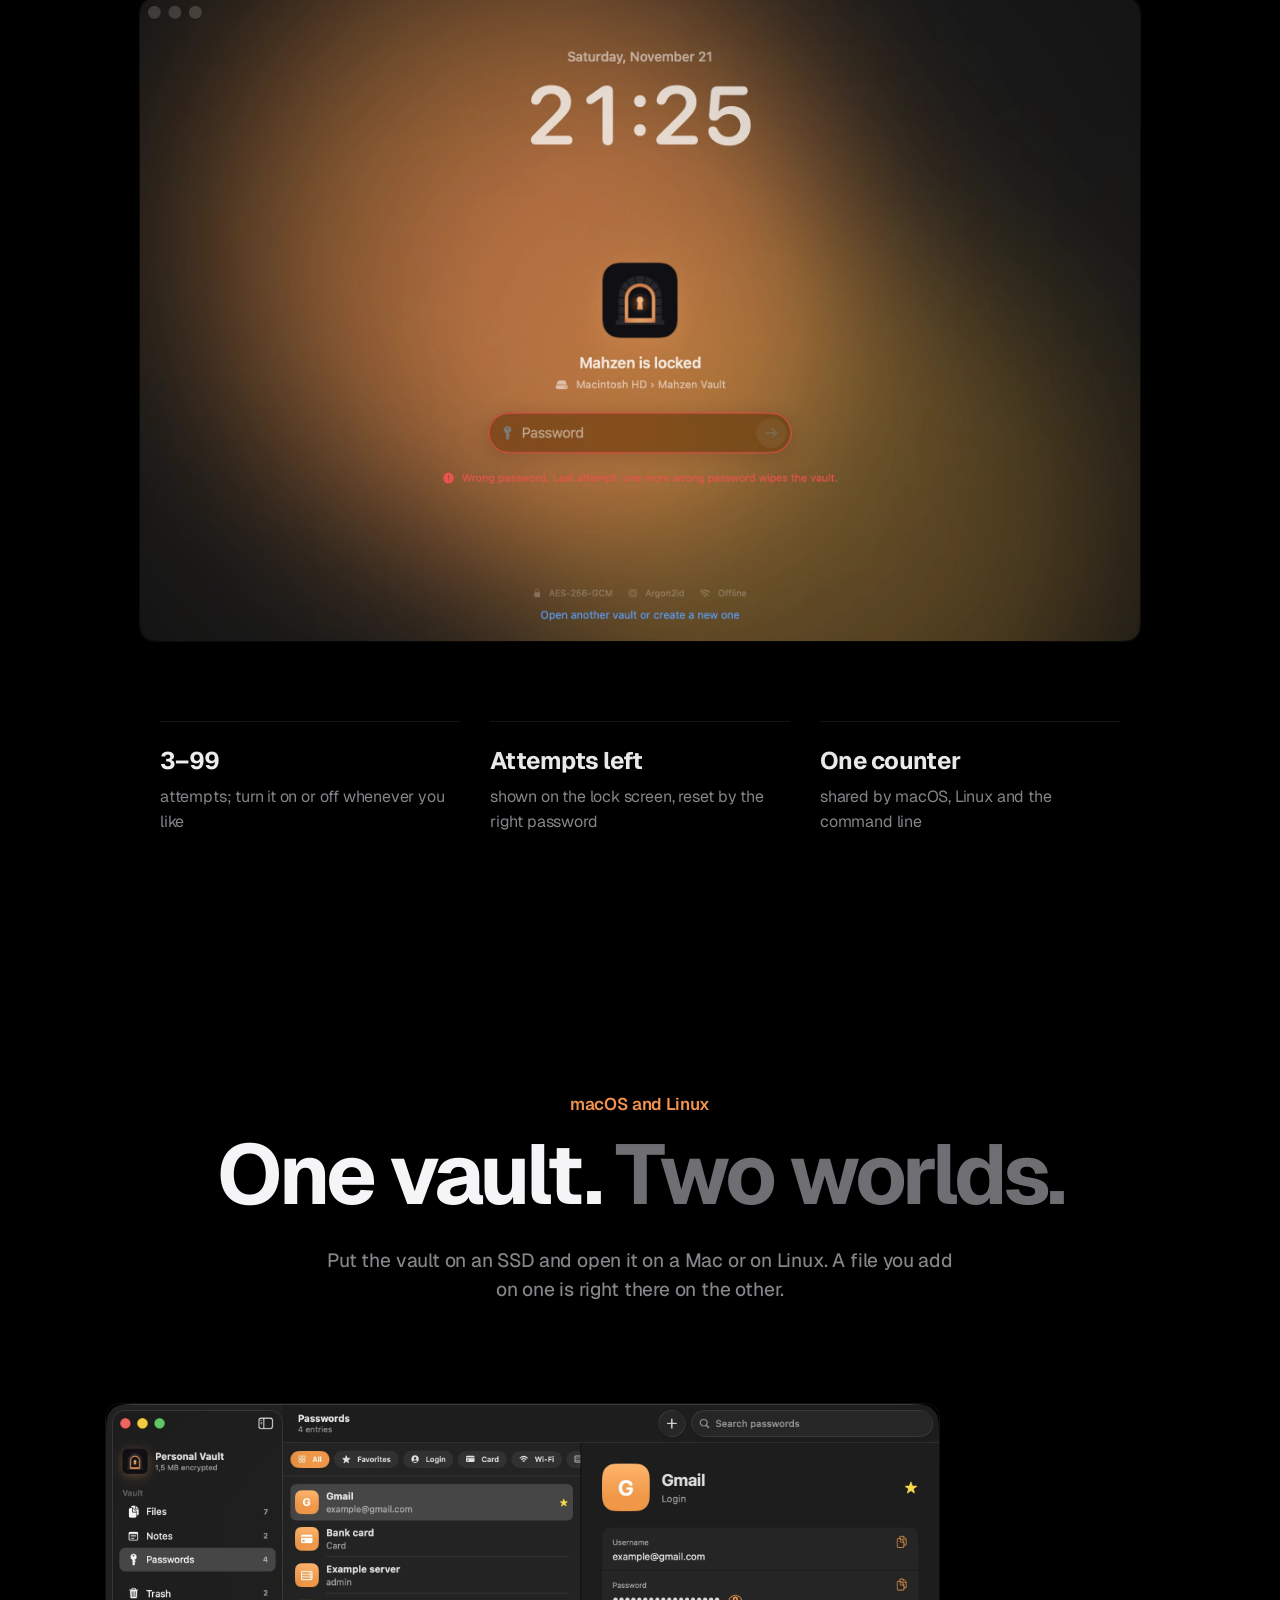
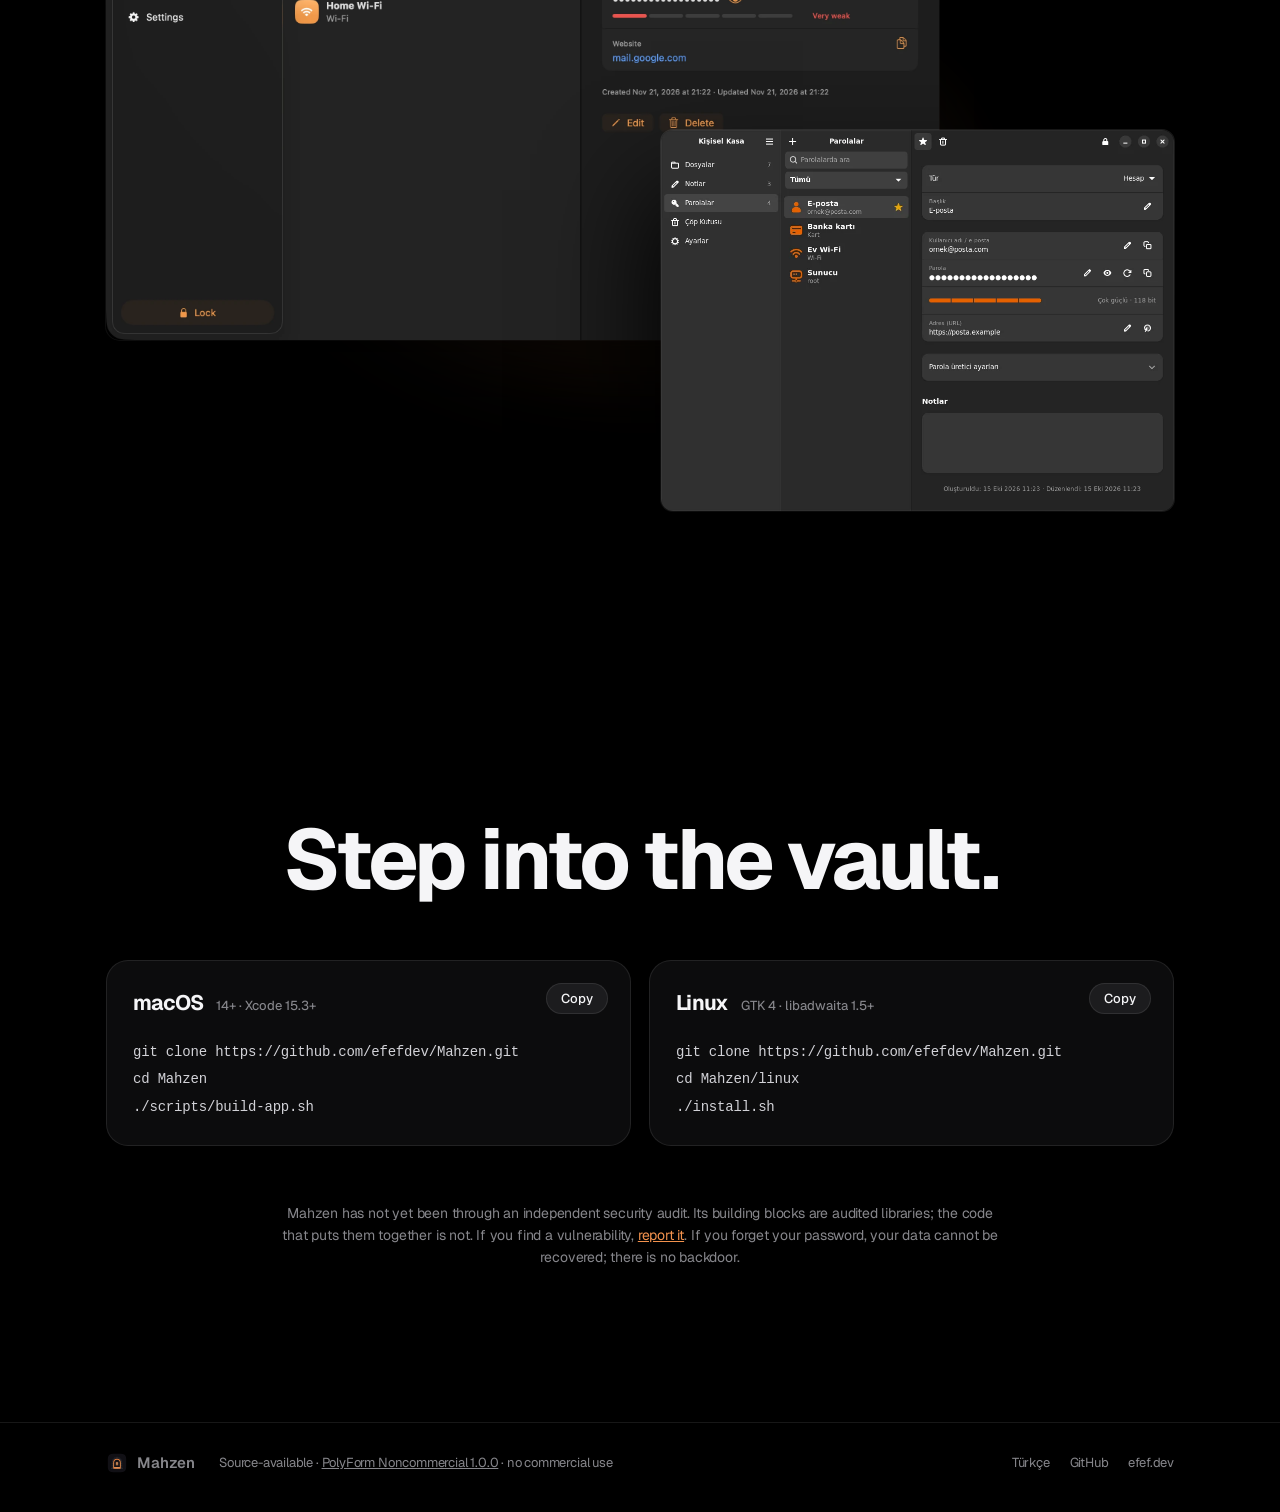
<file: site/en/index.html>
<!doctype html>
<html lang="en">
<head>
  <meta charset="utf-8">
  <meta name="viewport" content="width=device-width, initial-scale=1">
  <title>Mahzen — Your secrets, in your own vault.</title>
  <meta name="description" content="Mahzen is an offline vault that keeps your files, notes and passwords in a single encrypted folder. AES-256-GCM and Argon2id. macOS and Linux.">
  <meta name="theme-color" content="#000000">
  <link rel="canonical" href="https://mahzen.efef.dev/en/">
  <link rel="alternate" hreflang="tr" href="https://mahzen.efef.dev/">
  <link rel="alternate" hreflang="en" href="https://mahzen.efef.dev/en/">
  <link rel="alternate" hreflang="x-default" href="https://mahzen.efef.dev/">
  <link rel="icon" href="../img/mahzen-logo.svg" type="image/svg+xml">
  <meta property="og:type" content="website">
  <meta property="og:locale" content="en_US">
  <meta property="og:locale:alternate" content="tr_TR">
  <meta property="og:url" content="https://mahzen.efef.dev/en/">
  <meta property="og:title" content="Mahzen — Your secrets, in your own vault.">
  <meta property="og:description" content="An offline, encrypted, portable vault for files, notes and passwords. macOS and Linux.">
  <meta property="og:image" content="https://mahzen.efef.dev/img/og-en.png">
  <meta name="twitter:card" content="summary_large_image">
  <link rel="preconnect" href="https://fonts.googleapis.com">
  <link rel="preconnect" href="https://fonts.gstatic.com" crossorigin>
  <link href="https://fonts.googleapis.com/css2?family=Geist:wght@300..800&family=Geist+Mono:wght@400;500&display=swap" rel="stylesheet">
  <link rel="stylesheet" href="../style.css">
</head>
<body>
  <header class="nav" id="nav">
    <div class="nav-in">
      <a class="brand" href="#top" aria-label="Mahzen, back to top"><img src="../img/mahzen-logo.svg" alt="" width="22" height="22">Mahzen</a>
      <nav aria-label="Sections">
        <a href="#security">Security</a>
        <a href="#features">Features</a>
        <a href="#wipe">Self-wipe</a>
        <a href="#systems">macOS and Linux</a>
      </nav>
      <a class="nav-dil" href="../" lang="tr" hreflang="tr" data-dil="tr">Türkçe</a>
      <a class="nav-btn" href="#install">Install</a>
    </div>
  </header>

  <main id="top">
    <!-- 1. INTRO -->
    <section class="hero">
      <div class="hero-copy">
        <img class="hero-icon" src="../img/mahzen-logo.svg" alt="Mahzen logo" width="112" height="112">
        <h1>Your secrets, <br class="br-m"><span class="glow-text nowrap">in your own vault.</span></h1>
        <p class="hero-sub">An encrypted, portable vault for your files, notes and passwords.
          <span class="nowrap">No account. No cloud.</span> <span class="nowrap">Just you.</span></p>
        <p class="links">
          <a class="link-fire" href="#install">Install and get started <span aria-hidden="true">›</span></a>
          <a class="link" href="https://github.com/efefdev/Mahzen" rel="noopener">View on GitHub <span aria-hidden="true">›</span></a>
        </p>
      </div>
      <div class="stage" id="heroStage">
        <div class="stage-light" aria-hidden="true"></div>
        <img class="shot shot-hero" src="../img/en/mac-dosyalar.webp" alt="Mahzen's Files screen on macOS" width="2240" height="1440" fetchpriority="high">
      </div>
    </section>

    <!-- 2. SECURITY, IN NUMBERS -->
    <section class="statement" id="security">
      <p class="eyebrow">Security</p>
      <h2 class="big">Everything you see is encrypted.<br><span class="dim">So is everything you don't.</span></h2>
      <p class="statement-sub">File contents, file names, folders, notes and passwords are encrypted before they ever leave this computer.
        All that's left on disk are randomly named files full of random-looking bytes.</p>

      <dl class="numbers">
        <div><dt><span class="count" data-to="256">256</span><small>bit</small></dt><dd>AES-GCM encryption, with a separate key for every file.</dd></div>
        <div><dt><span class="count" data-to="1">1</span><small>GB</small></dt><dd>The memory Argon2id demands for every password guess. Guessing in bulk gets expensive.</dd></div>
        <div><dt><span class="count" data-to="0">0</span><small>servers</small></dt><dd>No account, no cloud, not a single byte sent to the internet.</dd></div>
      </dl>

      <div class="cipher-line" aria-hidden="true">
        <span class="cl-plain" id="clText">passport-scan.pdf</span>
        <span class="cl-arrow">→</span>
        <span class="cl-hex" id="clHex">3f9a…</span>
      </div>
    </section>

    <!-- 3. FEATURES: fixed screen, changing content -->
    <section class="tour" id="features">
      <div class="tour-head">
        <p class="eyebrow">Inside</p>
        <h2 class="big">Everything private.<br><span class="dim">In one place.</span></h2>
      </div>
      <div class="tour-grid">
        <div class="tour-steps">
          <article class="step" data-shot="0">
            <h3>Files</h3>
            <p>Drag and drop. Folder structure is preserved, and files are encrypted as they're added. Images and text
              open right inside the app; a duplicate file is never added twice.</p>
          </article>
          <article class="step" data-shot="1">
            <h3>Notes</h3>
            <p>Recovery phrases, passport numbers, half-finished plans. Color them, pin them, search them.</p>
          </article>
          <article class="step" data-shot="2">
            <h3>Passwords</h3>
            <p>Accounts, cards, Wi-Fi, servers. It generates strong passwords and measures their strength, and clears
              a copied password from the clipboard after 30 seconds.</p>
          </article>
          <article class="step" data-shot="3">
            <h3>Locks itself</h3>
            <p>It locks when you're idle, when the computer sleeps, when the screen locks and the moment the SSD is
              unplugged. The keys are wiped from memory.</p>
          </article>
        </div>
        <div class="tour-sticky">
          <div class="tour-frame">
            <div class="stage-light small" aria-hidden="true"></div>
            <img class="shot tour-shot is-on" src="../img/en/mac-dosyalar.webp" alt="Files screen" width="2240" height="1440" loading="lazy">
            <img class="shot tour-shot" src="../img/en/mac-notlar.webp" alt="Notes screen" width="2240" height="1440" loading="lazy">
            <img class="shot tour-shot" src="../img/en/mac-parolalar.webp" alt="Passwords screen" width="2240" height="1440" loading="lazy">
            <img class="shot tour-shot" src="../img/en/mac-kilit.webp" alt="Lock screen" width="2240" height="1440" loading="lazy">
          </div>
        </div>
      </div>
    </section>

    <!-- 4. SELF-WIPE -->
    <section class="wipe" id="wipe">
      <div class="wipe-copy">
        <p class="eyebrow ember">Wrong-password limit</p>
        <h2 class="big">Five wrong passwords.<br><span class="ember-text">Then nothing.</span></h2>
        <p class="statement-sub">If you turn it on, Mahzen destroys its own keys once the number of consecutive wrong passwords
          you chose has been entered. Nothing in the vault can ever be opened again, not even with the right password.</p>
      </div>
      <div class="wipe-stage">
        <div class="stage-light ember" aria-hidden="true"></div>
        <img class="shot" src="../img/en/mac-son-hak.webp" alt="Lock screen: Wrong password. Last attempt: one more wrong password wipes the vault." width="2240" height="1440" loading="lazy">
      </div>
      <ul class="facts">
        <li><b>3–99</b><span>attempts; turn it on or off whenever you like</span></li>
        <li><b>Attempts left</b><span>shown on the lock screen, reset by the right password</span></li>
        <li><b>One counter</b><span>shared by macOS, Linux and the command line</span></li>
      </ul>
    </section>

    <!-- 5. TWO SYSTEMS -->
    <section class="systems" id="systems">
      <p class="eyebrow">macOS and Linux</p>
      <h2 class="big">One vault. <span class="dim">Two worlds.</span></h2>
      <p class="statement-sub center">Put the vault on an SSD and open it on a Mac or on Linux. A file you add on one
        is right there on the other.</p>
      <div class="pair">
        <img class="shot pair-back" src="../img/linux-parolalar.webp" alt="Mahzen's Passwords screen on Linux" width="1024" height="760" loading="lazy">
        <img class="shot pair-front" src="../img/en/mac-parolalar.webp" alt="Mahzen's Passwords screen on macOS" width="2240" height="1440" loading="lazy">
      </div>
      <p class="caption">macOS · SwiftUI &nbsp;&nbsp;/&nbsp;&nbsp; Linux · GTK 4 + libadwaita</p>
    </section>

    <!-- 6. INSTALL -->
    <section class="install" id="install">
      <h2 class="big">Step into the vault.</h2>
      <div class="install-grid">
        <div class="cmd">
          <p class="cmd-os">macOS <small>14+ · Xcode 15.3+</small></p>
          <pre><code>git clone https://github.com/efefdev/Mahzen.git
cd Mahzen
./scripts/build-app.sh</code></pre>
          <button class="copy" data-copy="git clone https://github.com/efefdev/Mahzen.git && cd Mahzen && ./scripts/build-app.sh">Copy</button>
        </div>
        <div class="cmd">
          <p class="cmd-os">Linux <small>GTK 4 · libadwaita 1.5+</small></p>
          <pre><code>git clone https://github.com/efefdev/Mahzen.git
cd Mahzen/linux
./install.sh</code></pre>
          <button class="copy" data-copy="git clone https://github.com/efefdev/Mahzen.git && cd Mahzen/linux && ./install.sh">Copy</button>
        </div>
      </div>
      <p class="fine">Mahzen has not yet been through an independent security audit. Its building blocks are audited libraries;
        the code that puts them together is not. If you find a vulnerability, <a href="https://github.com/efefdev/Mahzen/blob/main/SECURITY.md" rel="noopener">report it</a>.
        If you forget your password, your data cannot be recovered; there is no backdoor.</p>
    </section>
  </main>

  <footer class="footer">
    <div class="footer-in">
      <a class="brand" href="#top"><img src="../img/mahzen-logo.svg" alt="" width="22" height="22">Mahzen</a>
      <p>Source-available · <a href="https://github.com/efefdev/Mahzen/blob/main/LICENSE" rel="noopener">PolyForm Noncommercial 1.0.0</a> · no commercial use</p>
      <p class="footer-links"><a href="../" lang="tr" hreflang="tr" data-dil="tr">Türkçe</a><a href="https://github.com/efefdev/Mahzen" rel="noopener">GitHub</a><a href="https://efef.dev" rel="noopener">efef.dev</a></p>
    </div>
  </footer>

  <script src="../main.js" defer></script>
</body>
</html>
</file>
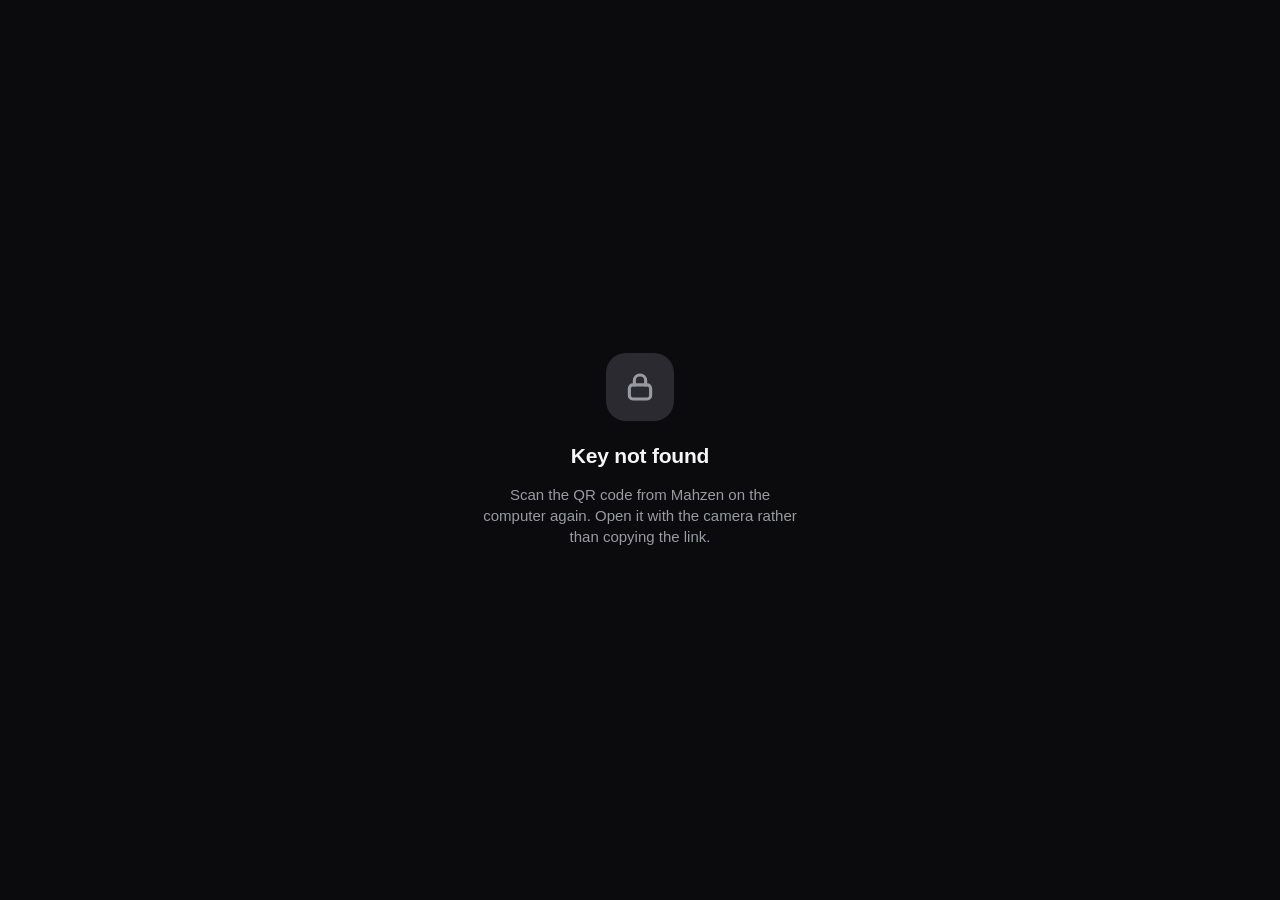
<file: linux/mahzen/core/phone_upload.html>
<!doctype html>
<html lang="tr"><head><meta charset="utf-8">
<meta name="viewport" content="width=device-width, initial-scale=1, viewport-fit=cover">
<meta name="referrer" content="no-referrer">
<meta name="robots" content="noindex">
<meta name="theme-color" content="#0b0b0d">
<title>Mahzen</title>
<style>:root {
  --bg: #0b0b0d; --panel: rgba(22,22,26,.78); --card: #17171b; --line: rgba(255,255,255,.08);
  --text: #f5f5f7; --dim: #9a9aa3; --accent: #ff9f0a; --accent-dim: rgba(255,159,10,.16); --danger: #ff453a; --ok: #32d74b;
  --top: env(safe-area-inset-top); --bottom: env(safe-area-inset-bottom);
  color-scheme: dark;
}
* { box-sizing: border-box; -webkit-tap-highlight-color: transparent; }
html, body { margin: 0; background: var(--bg); color: var(--text); }
body {
  font: 15px/1.4 -apple-system, BlinkMacSystemFont, "SF Pro Text", "Helvetica Neue", sans-serif;
  -webkit-font-smoothing: antialiased; min-height: 100vh;
}
button { font: inherit; color: inherit; background: none; border: 0; padding: 0; cursor: pointer; }
svg { display: block; }
[hidden] { display: none !important; }

.screen {
  position: fixed; inset: 0; display: flex; flex-direction: column; align-items: center; justify-content: center;
  gap: 14px; padding: 32px; text-align: center; background: var(--bg); z-index: 50;
}
.mark {
  width: 68px; height: 68px; border-radius: 20px; display: grid; place-items: center;
  background: linear-gradient(145deg, #ffb340, #ff7a00); box-shadow: 0 10px 40px rgba(255,140,0,.35);
}
.mark svg { width: 34px; height: 34px; color: #1a1000; }
.screen.error .mark { background: #2a2a30; box-shadow: none; }
.screen.error .mark svg { color: var(--dim); }
.screen h1 { margin: 6px 0 0; font-size: 21px; font-weight: 650; letter-spacing: -.01em; }
.screen p { margin: 0; color: var(--dim); max-width: 320px; }
.spinner {
  width: 22px; height: 22px; border-radius: 50%; border: 2.5px solid var(--accent-dim); border-top-color: var(--accent);
  animation: spin .8s linear infinite;
}
@keyframes spin { to { transform: rotate(360deg); } }

header {
  position: sticky; top: 0; z-index: 10; padding: calc(var(--top) + 12px) 16px 12px;
  background: var(--panel); -webkit-backdrop-filter: saturate(180%) blur(20px); backdrop-filter: saturate(180%) blur(20px);
  border-bottom: 1px solid var(--line); display: flex; align-items: center; gap: 12px;
}
header .titles { flex: 1; min-width: 0; }
header h1 { margin: 0; font-size: 20px; font-weight: 700; letter-spacing: -.02em; }
header .sub { color: var(--dim); font-size: 13px; white-space: nowrap; overflow: hidden; text-overflow: ellipsis; }
header .sub b { color: var(--text); font-weight: 600; }
.pill {
  flex: none; display: inline-flex; align-items: center; gap: 6px; padding: 6px 11px; border-radius: 999px;
  background: var(--accent-dim); color: var(--accent); font-size: 13px; font-weight: 600; font-variant-numeric: tabular-nums;
}
.pill svg { width: 14px; height: 14px; }
.pill.low { background: rgba(255,69,58,.16); color: var(--danger); }

main { max-width: 560px; margin: 0 auto; padding: 18px 16px calc(var(--bottom) + 28px); }
.pick {
  position: relative; display: flex; flex-direction: column; align-items: center; justify-content: center; gap: 10px;
  min-height: 150px; padding: 22px; border-radius: 20px; text-align: center; cursor: pointer;
  background: linear-gradient(160deg, rgba(255,159,10,.20), rgba(255,122,0,.08)); border: 1.5px dashed rgba(255,159,10,.55);
}
.pick:active { filter: brightness(.85); }
.pick input { position: absolute; width: 1px; height: 1px; opacity: 0; pointer-events: none; }
.pick .plus {
  width: 52px; height: 52px; border-radius: 50%; display: grid; place-items: center;
  background: linear-gradient(145deg, #ffb340, #ff7a00); color: #1a1000;
}
.pick .plus svg { width: 26px; height: 26px; }
.pick strong { font-size: 17px; font-weight: 650; }
.pick span { color: var(--dim); font-size: 13px; }
.ended { display: flex; flex-direction: column; gap: 4px; padding: 16px 18px; border-radius: 16px; background: var(--card); }
.ended span { color: var(--dim); font-size: 13px; }
.hint { display: flex; gap: 10px; margin: 14px 2px 0; color: var(--dim); font-size: 13px; }
.hint svg { flex: none; width: 16px; height: 16px; margin-top: 1px; color: var(--accent); }

.list-head { display: flex; align-items: center; justify-content: space-between; margin: 24px 2px 8px; font-size: 13px; color: var(--dim); }
.list-head button { color: var(--accent); font-weight: 600; }
ul { list-style: none; margin: 0; padding: 0; border-radius: 16px; background: var(--card); overflow: hidden; }
li { display: flex; align-items: center; gap: 12px; padding: 12px 12px 12px 14px; border-top: 1px solid var(--line); }
li:first-child { border-top: 0; }
li .ic { flex: none; width: 34px; height: 34px; border-radius: 10px; display: grid; place-items: center; background: rgba(255,255,255,.06); color: var(--dim); }
li .ic svg { width: 18px; height: 18px; }
li.done .ic { background: rgba(50,215,75,.14); color: var(--ok); }
li.error .ic { background: rgba(255,69,58,.14); color: var(--danger); }
li .info { flex: 1; min-width: 0; }
li .name { font-weight: 600; white-space: nowrap; overflow: hidden; text-overflow: ellipsis; }
li .meta { color: var(--dim); font-size: 12px; white-space: nowrap; overflow: hidden; text-overflow: ellipsis; }
li.error .meta { color: var(--danger); }
li .track { height: 4px; margin-top: 7px; border-radius: 2px; background: rgba(255,255,255,.09); overflow: hidden; }
li .track i { display: block; height: 100%; width: 0; background: var(--accent); border-radius: 2px; transition: width .2s; }
li .act { flex: none; width: 32px; height: 32px; border-radius: 50%; display: grid; place-items: center; background: rgba(255,255,255,.07); color: var(--dim); }
li .act svg { width: 15px; height: 15px; }</style>
</head><body>
<div id="splash" class="screen">
  <div class="mark"><svg viewBox="0 0 24 24" fill="none" stroke="currentColor" stroke-width="2.2" stroke-linecap="round" stroke-linejoin="round"><rect x="4.5" y="10.5" width="15" height="10" rx="2.5"/><path d="M8 10.5V7.5a4 4 0 0 1 8 0v3"/></svg></div>
  <h1>Mahzen</h1>
  <p data-t>Bağlanılıyor…</p>
  <div class="spinner"></div>
</div>
<div id="error" class="screen error" hidden>
  <div class="mark"><svg viewBox="0 0 24 24" fill="none" stroke="currentColor" stroke-width="2.2" stroke-linecap="round" stroke-linejoin="round"><rect x="4.5" y="10.5" width="15" height="10" rx="2.5"/><path d="M8 10.5V7.5a4 4 0 0 1 8 0v3"/></svg></div>
  <h1 id="error-title"></h1>
  <p id="error-text"></p>
</div>
<div id="app" hidden>
  <header>
    <div class="titles"><h1 data-t>Kasaya ekle</h1><div class="sub"><span data-t>Klasör:</span> <b id="folder"></b></div></div>
    <div class="pill" id="timer" title="Oturumun bitmesine kalan süre"><svg viewBox="0 0 24 24" fill="none" stroke="currentColor" stroke-width="2.4" stroke-linecap="round"><circle cx="12" cy="13" r="8"/><path d="M12 9v4l2.5 2M10 2h4"/></svg><span id="timer-text"></span></div>
  </header>
  <main>
    <label class="pick" id="pick">
      <input type="file" id="input" multiple>
      <div class="plus"><svg viewBox="0 0 24 24" fill="none" stroke="currentColor" stroke-width="2.8" stroke-linecap="round"><path d="M12 5v14M5 12h14"/></svg></div>
      <strong data-t>Fotoğraf, video ya da dosya seç</strong>
      <span id="limit"></span>
    </label>
    <div class="ended" id="ended" hidden><strong id="ended-title"></strong><span id="ended-text"></span></div>
    <p class="hint"><svg viewBox="0 0 24 24" fill="none" stroke="currentColor" stroke-width="2.2" stroke-linecap="round" stroke-linejoin="round"><rect x="4.5" y="10.5" width="15" height="10" rx="2.5"/><path d="M8 10.5V7.5a4 4 0 0 1 8 0v3"/></svg><span data-t>Dosyalar bu telefonda şifrelenir ve bilgisayardaki kasaya şifreli olarak yazılır. Yükleme bitene kadar bu sayfayı açık tutun.</span></p>
    <section id="list-wrap" hidden>
      <div class="list-head"><span id="summary"></span><button id="stop-all" data-t hidden>Tümünü durdur</button></div>
      <ul id="list"></ul>
    </section>
  </main>
</div>
<script>// ChaCha20-Poly1305 (RFC 8439) — telefondaki tarayıcıda çözme için. Web Crypto, yerel ağdaki HTTP
// sayfalarında kullanılamadığından saf JavaScript. Yalnızca 32 bit tamsayı ve kesin (2^53 altı) kayan nokta
// aritmetiği kullanır; Poly1305 birikimcisi 13 bitlik 10 parça hâlinde tutulur.
const MahzenCrypto = (() => {
  function le32(b, i) { return (b[i] | (b[i + 1] << 8) | (b[i + 2] << 16) | (b[i + 3] << 24)) >>> 0; }

  // ChaCha20: `data` üzerine anahtar akışını XOR'lar (yeni dizi döner). Durum yerel değişkenlerde tutulur;
  // tam bloklar 32 bitlik kelimeler hâlinde işlenir (iPhone ve Mac küçük-sonludur).
  function chacha20(key, nonce, counter, data) {
    const k0 = le32(key, 0), k1 = le32(key, 4), k2 = le32(key, 8), k3 = le32(key, 12);
    const k4 = le32(key, 16), k5 = le32(key, 20), k6 = le32(key, 24), k7 = le32(key, 28);
    const n0 = le32(nonce, 0), n1 = le32(nonce, 4), n2 = le32(nonce, 8);
    const out = new Uint8Array(data.length);
    const fullBlocks = Math.floor(data.length / 64);
    const aligned = (data.byteOffset % 4) === 0;
    const in32 = aligned ? new Uint32Array(data.buffer, data.byteOffset, fullBlocks * 16) : null;
    const out32 = new Uint32Array(out.buffer, 0, fullBlocks * 16);
    const ks = new Uint32Array(16), ks8 = new Uint8Array(ks.buffer);
    for (let blockIndex = 0, pos = 0; pos < data.length; blockIndex++, pos += 64, counter++) {
      let x0 = 0x61707865, x1 = 0x3320646e, x2 = 0x79622d32, x3 = 0x6b206574;
      let x4 = k0, x5 = k1, x6 = k2, x7 = k3, x8 = k4, x9 = k5, x10 = k6, x11 = k7;
      let x12 = counter >>> 0, x13 = n0, x14 = n1, x15 = n2;
      for (let r = 0; r < 10; r++) {
        x0 = (x0 + x4) | 0; x12 ^= x0; x12 = (x12 << 16) | (x12 >>> 16);
        x8 = (x8 + x12) | 0; x4 ^= x8; x4 = (x4 << 12) | (x4 >>> 20);
        x0 = (x0 + x4) | 0; x12 ^= x0; x12 = (x12 << 8) | (x12 >>> 24);
        x8 = (x8 + x12) | 0; x4 ^= x8; x4 = (x4 << 7) | (x4 >>> 25);
        x1 = (x1 + x5) | 0; x13 ^= x1; x13 = (x13 << 16) | (x13 >>> 16);
        x9 = (x9 + x13) | 0; x5 ^= x9; x5 = (x5 << 12) | (x5 >>> 20);
        x1 = (x1 + x5) | 0; x13 ^= x1; x13 = (x13 << 8) | (x13 >>> 24);
        x9 = (x9 + x13) | 0; x5 ^= x9; x5 = (x5 << 7) | (x5 >>> 25);
        x2 = (x2 + x6) | 0; x14 ^= x2; x14 = (x14 << 16) | (x14 >>> 16);
        x10 = (x10 + x14) | 0; x6 ^= x10; x6 = (x6 << 12) | (x6 >>> 20);
        x2 = (x2 + x6) | 0; x14 ^= x2; x14 = (x14 << 8) | (x14 >>> 24);
        x10 = (x10 + x14) | 0; x6 ^= x10; x6 = (x6 << 7) | (x6 >>> 25);
        x3 = (x3 + x7) | 0; x15 ^= x3; x15 = (x15 << 16) | (x15 >>> 16);
        x11 = (x11 + x15) | 0; x7 ^= x11; x7 = (x7 << 12) | (x7 >>> 20);
        x3 = (x3 + x7) | 0; x15 ^= x3; x15 = (x15 << 8) | (x15 >>> 24);
        x11 = (x11 + x15) | 0; x7 ^= x11; x7 = (x7 << 7) | (x7 >>> 25);
        x0 = (x0 + x5) | 0; x15 ^= x0; x15 = (x15 << 16) | (x15 >>> 16);
        x10 = (x10 + x15) | 0; x5 ^= x10; x5 = (x5 << 12) | (x5 >>> 20);
        x0 = (x0 + x5) | 0; x15 ^= x0; x15 = (x15 << 8) | (x15 >>> 24);
        x10 = (x10 + x15) | 0; x5 ^= x10; x5 = (x5 << 7) | (x5 >>> 25);
        x1 = (x1 + x6) | 0; x12 ^= x1; x12 = (x12 << 16) | (x12 >>> 16);
        x11 = (x11 + x12) | 0; x6 ^= x11; x6 = (x6 << 12) | (x6 >>> 20);
        x1 = (x1 + x6) | 0; x12 ^= x1; x12 = (x12 << 8) | (x12 >>> 24);
        x11 = (x11 + x12) | 0; x6 ^= x11; x6 = (x6 << 7) | (x6 >>> 25);
        x2 = (x2 + x7) | 0; x13 ^= x2; x13 = (x13 << 16) | (x13 >>> 16);
        x8 = (x8 + x13) | 0; x7 ^= x8; x7 = (x7 << 12) | (x7 >>> 20);
        x2 = (x2 + x7) | 0; x13 ^= x2; x13 = (x13 << 8) | (x13 >>> 24);
        x8 = (x8 + x13) | 0; x7 ^= x8; x7 = (x7 << 7) | (x7 >>> 25);
        x3 = (x3 + x4) | 0; x14 ^= x3; x14 = (x14 << 16) | (x14 >>> 16);
        x9 = (x9 + x14) | 0; x4 ^= x9; x4 = (x4 << 12) | (x4 >>> 20);
        x3 = (x3 + x4) | 0; x14 ^= x3; x14 = (x14 << 8) | (x14 >>> 24);
        x9 = (x9 + x14) | 0; x4 ^= x9; x4 = (x4 << 7) | (x4 >>> 25);
      }
      ks[0] = x0 + 0x61707865; ks[1] = x1 + 0x3320646e; ks[2] = x2 + 0x79622d32; ks[3] = x3 + 0x6b206574;
      ks[4] = x4 + k0; ks[5] = x5 + k1; ks[6] = x6 + k2; ks[7] = x7 + k3;
      ks[8] = x8 + k4; ks[9] = x9 + k5; ks[10] = x10 + k6; ks[11] = x11 + k7;
      ks[12] = x12 + (counter >>> 0); ks[13] = x13 + n0; ks[14] = x14 + n1; ks[15] = x15 + n2;
      if (blockIndex < fullBlocks && in32) {
        const w = blockIndex * 16;
        for (let i = 0; i < 16; i++) out32[w + i] = in32[w + i] ^ ks[i];
      } else {
        const end = Math.min(64, data.length - pos);
        for (let i = 0; i < end; i++) out[pos + i] = data[pos + i] ^ ks8[i];
      }
    }
    return out;
  }

  // Poly1305: 130 bitlik sayılar 13 bitlik 10 parçada. 2^130 ≡ 5 (mod p) olduğundan taşan parçalar 5 ile çarpılır.
  const M13 = 0x1fff;

  // 16 baytlık bloğu (ya da son kısa bloğu) 13 bitlik 10 parçaya böler; `hibit` 2^(8·len) bitini ekler.
  const blk = new Uint8Array(20);
  function bytesToLimbs(b, off, len, hibit, out) {
    blk.fill(0);
    for (let i = 0; i < len; i++) blk[i] = b[off + i];
    if (hibit) blk[len] = 1;
    for (let i = 0, bit = 0; i < 10; i++, bit += 13) {
      const by = bit >>> 3;
      out[i] = ((blk[by] | (blk[by + 1] << 8) | (blk[by + 2] << 16)) >>> (bit & 7)) & M13;
    }
  }

  function poly1305(key, msg) {
    const rb = key.slice(0, 16);
    rb[3] &= 15; rb[7] &= 15; rb[11] &= 15; rb[15] &= 15;
    rb[4] &= 252; rb[8] &= 252; rb[12] &= 252;
    const r = new Float64Array(10), r5 = new Float64Array(10), h = new Float64Array(10), m = new Float64Array(10);
    bytesToLimbs(rb, 0, 16, false, r);
    for (let i = 0; i < 10; i++) r5[i] = 5 * r[i];
    let h0 = 0, h1 = 0, h2 = 0, h3 = 0, h4 = 0, h5 = 0, h6 = 0, h7 = 0, h8 = 0, h9 = 0;
    const r0 = r[0], r1 = r[1], r2 = r[2], r3 = r[3], r4 = r[4], r5_ = r[5], r6 = r[6], r7 = r[7], r8 = r[8], r9 = r[9];
    const s1 = r5[1], s2 = r5[2], s3 = r5[3], s4 = r5[4], s5 = r5[5], s6 = r5[6], s7 = r5[7], s8 = r5[8], s9 = r5[9];
    for (let off = 0; off < msg.length; off += 16) {
      bytesToLimbs(msg, off, Math.min(16, msg.length - off), true, m);
      h0 += m[0]; h1 += m[1]; h2 += m[2]; h3 += m[3]; h4 += m[4]; h5 += m[5]; h6 += m[6]; h7 += m[7]; h8 += m[8]; h9 += m[9];
      const d0 = h0 * r0 + h1 * s9 + h2 * s8 + h3 * s7 + h4 * s6 + h5 * s5 + h6 * s4 + h7 * s3 + h8 * s2 + h9 * s1;
      const d1 = h0 * r1 + h1 * r0 + h2 * s9 + h3 * s8 + h4 * s7 + h5 * s6 + h6 * s5 + h7 * s4 + h8 * s3 + h9 * s2;
      const d2 = h0 * r2 + h1 * r1 + h2 * r0 + h3 * s9 + h4 * s8 + h5 * s7 + h6 * s6 + h7 * s5 + h8 * s4 + h9 * s3;
      const d3 = h0 * r3 + h1 * r2 + h2 * r1 + h3 * r0 + h4 * s9 + h5 * s8 + h6 * s7 + h7 * s6 + h8 * s5 + h9 * s4;
      const d4 = h0 * r4 + h1 * r3 + h2 * r2 + h3 * r1 + h4 * r0 + h5 * s9 + h6 * s8 + h7 * s7 + h8 * s6 + h9 * s5;
      const d5 = h0 * r5_ + h1 * r4 + h2 * r3 + h3 * r2 + h4 * r1 + h5 * r0 + h6 * s9 + h7 * s8 + h8 * s7 + h9 * s6;
      const d6 = h0 * r6 + h1 * r5_ + h2 * r4 + h3 * r3 + h4 * r2 + h5 * r1 + h6 * r0 + h7 * s9 + h8 * s8 + h9 * s7;
      const d7 = h0 * r7 + h1 * r6 + h2 * r5_ + h3 * r4 + h4 * r3 + h5 * r2 + h6 * r1 + h7 * r0 + h8 * s9 + h9 * s8;
      const d8 = h0 * r8 + h1 * r7 + h2 * r6 + h3 * r5_ + h4 * r4 + h5 * r3 + h6 * r2 + h7 * r1 + h8 * r0 + h9 * s9;
      const d9 = h0 * r9 + h1 * r8 + h2 * r7 + h3 * r6 + h4 * r5_ + h5 * r4 + h6 * r3 + h7 * r2 + h8 * r1 + h9 * r0;
      // Taşıma: her parçayı 13 bite indir; en üstten taşanı 5 ile çarpıp en alta ekle.
      let c, v;
      v = d0; c = Math.floor(v / 8192); h0 = v - c * 8192;
      v = d1 + c; c = Math.floor(v / 8192); h1 = v - c * 8192;
      v = d2 + c; c = Math.floor(v / 8192); h2 = v - c * 8192;
      v = d3 + c; c = Math.floor(v / 8192); h3 = v - c * 8192;
      v = d4 + c; c = Math.floor(v / 8192); h4 = v - c * 8192;
      v = d5 + c; c = Math.floor(v / 8192); h5 = v - c * 8192;
      v = d6 + c; c = Math.floor(v / 8192); h6 = v - c * 8192;
      v = d7 + c; c = Math.floor(v / 8192); h7 = v - c * 8192;
      v = d8 + c; c = Math.floor(v / 8192); h8 = v - c * 8192;
      v = d9 + c; c = Math.floor(v / 8192); h9 = v - c * 8192;
      h0 += c * 5; c = Math.floor(h0 / 8192); h0 -= c * 8192; h1 += c;
    }
    h[0] = h0; h[1] = h1; h[2] = h2; h[3] = h3; h[4] = h4; h[5] = h5; h[6] = h6; h[7] = h7; h[8] = h8; h[9] = h9;
    // Son indirgeme ve s eklemesi BigInt ile (blok başına değil, bir kez).
    let acc = 0n;
    for (let i = 9; i >= 0; i--) acc = (acc << 13n) + BigInt(h[i]);
    const p = (1n << 130n) - 5n;
    acc %= p;
    let s = 0n;
    for (let i = 31; i >= 16; i--) s = (s << 8n) + BigInt(key[i]);
    let tag = (acc + s) & ((1n << 128n) - 1n);
    const out = new Uint8Array(16);
    for (let i = 0; i < 16; i++) { out[i] = Number(tag & 0xffn); tag >>= 8n; }
    return out;
  }

  function pad16(n) { return (16 - (n % 16)) % 16; }

  function macData(aad, ct) {
    const len = aad.length + pad16(aad.length) + ct.length + pad16(ct.length) + 16;
    const buf = new Uint8Array(len);
    let o = 0;
    buf.set(aad, o); o += aad.length + pad16(aad.length);
    buf.set(ct, o); o += ct.length + pad16(ct.length);
    const dv = new DataView(buf.buffer);
    dv.setUint32(o, aad.length, true); dv.setUint32(o + 4, Math.floor(aad.length / 2 ** 32), true);
    dv.setUint32(o + 8, ct.length >>> 0, true); dv.setUint32(o + 12, Math.floor(ct.length / 2 ** 32), true);
    return buf;
  }

  // AEAD açma: doğrulanamazsa hata fırlatır.
  function open(key, nonce, aad, sealed) {
    if (sealed.length < 16) throw new Error("kısa");
    const ct = sealed.subarray(0, sealed.length - 16), tag = sealed.subarray(sealed.length - 16);
    const otk = chacha20(key, nonce, 0, new Uint8Array(32));
    const expect = poly1305(otk, macData(aad, ct));
    let diff = 0;
    for (let i = 0; i < 16; i++) diff |= expect[i] ^ tag[i];
    if (diff !== 0) throw new Error("doğrulanamadı");
    return chacha20(key, nonce, 1, ct);
  }

  // Testler için: mühürleme.
  function seal(key, nonce, aad, plain) {
    const ct = chacha20(key, nonce, 1, plain);
    const otk = chacha20(key, nonce, 0, new Uint8Array(32));
    const tag = poly1305(otk, macData(aad, ct));
    const out = new Uint8Array(ct.length + 16);
    out.set(ct); out.set(tag, ct.length);
    return out;
  }

  return { chacha20, poly1305, open, seal };
})();

// Mahzen telefon akışı: [uzunluk (UInt32 BE)][şifreli metin + etiket]...; nonce = akış (UInt32 BE) + parça (UInt64 BE);
// AAD = "mahzen.phone.v1|" + son parça bayrağı ("1"/"0").
const MahzenStream = (() => {
  const C = MahzenCrypto;
  const enc = new TextEncoder();
  const AAD0 = enc.encode("mahzen.phone.v1|0"), AAD1 = enc.encode("mahzen.phone.v1|1");
  const MAX_FRAME = (1 << 20) + 16;
  function nonce(stream, chunk) {
    const n = new Uint8Array(12), dv = new DataView(n.buffer);
    dv.setUint32(0, stream); dv.setUint32(4, Math.floor(chunk / 2 ** 32)); dv.setUint32(8, chunk >>> 0);
    return n;
  }
  // Parça parça gelen baytları çözer. push(bytes) çözülmüş parçaları döndürür; finish() akışın bütün olduğunu doğrular.
  // Gelen parçalar bir listede biriktirilir; her çerçeve yalnızca bir kez kopyalanır.
  function decoder(key, stream) {
    let parts = [], total = 0, chunk = 0, pending = null;
    function take(n) {
      const out = new Uint8Array(n);
      let filled = 0;
      while (filled < n) {
        const p = parts[0], need = n - filled;
        if (p.length <= need) { out.set(p, filled); filled += p.length; parts.shift(); }
        else { out.set(p.subarray(0, need), filled); parts[0] = p.subarray(need); filled += need; }
      }
      total -= n;
      return out;
    }
    function peekLength() {
      const b = new Uint8Array(4);
      let filled = 0;
      for (const p of parts) {
        const n = Math.min(4 - filled, p.length);
        b.set(p.subarray(0, n), filled); filled += n;
        if (filled === 4) break;
      }
      return new DataView(b.buffer).getUint32(0);
    }
    function decrypt(frame, final) {
      const plain = C.open(key, nonce(stream, chunk), final ? AAD1 : AAD0, frame);
      chunk++;
      return plain;
    }
    return {
      push(bytes) {
        if (bytes.length) { parts.push(bytes); total += bytes.length; }
        const produced = [];
        while (total >= 4) {
          const len = peekLength();
          if (len < 16 || len > MAX_FRAME) throw new Error("akış bozuk");
          if (total < 4 + len) break;
          take(4);
          const frame = take(len);
          // Bir önceki çerçeve "son değil" demekti; ancak arkasından yeni çerçeve gelince çözebiliriz.
          if (pending) produced.push(decrypt(pending, false));
          pending = frame;
        }
        return produced;
      },
      finish() {
        if (total || !pending) throw new Error("akış kesik");
        const last = decrypt(pending, true);
        pending = null;
        return last;
      },
    };
  }
  return { decoder };
})();
// Mahzen yükleme akışı: telefondaki dosya parça parça okunur, her parça çerçeve olarak şifrelenir
// (MahzenStream ile aynı biçim) ve birkaç çerçevelik isteklerle bilgisayara gönderilir.
const MahzenUpload = (() => {
  const C = MahzenCrypto;
  const enc = new TextEncoder();
  const AAD0 = enc.encode("mahzen.phone.v1|0"), AAD1 = enc.encode("mahzen.phone.v1|1");
  const CHUNK = 1 << 20;
  function nonce(stream, chunk) {
    const n = new Uint8Array(12), dv = new DataView(n.buffer);
    dv.setUint32(0, stream); dv.setUint32(4, Math.floor(chunk / 2 ** 32)); dv.setUint32(8, chunk >>> 0);
    return n;
  }
  // Tek çerçeve: uzunluk (UInt32 BE) + şifreli metin + etiket.
  function frame(key, stream, chunk, final, plain) {
    const sealed = C.seal(key, nonce(stream, chunk), final ? AAD1 : AAD0, plain);
    const out = new Uint8Array(4 + sealed.length);
    new DataView(out.buffer).setUint32(0, sealed.length);
    out.set(sealed, 4);
    return out;
  }
  function concat(parts) {
    const out = new Uint8Array(parts.reduce((n, p) => n + p.length, 0));
    let o = 0;
    for (const p of parts) { out.set(p, o); o += p.length; }
    return out;
  }
  const chunkCount = (size) => Math.max(1, Math.ceil(size / CHUNK));
  // Bellekteki küçük bir içeriği tek akış olarak şifreler.
  function seal(key, stream, bytes) {
    const n = chunkCount(bytes.length), parts = [];
    for (let i = 0; i < n; i++) parts.push(frame(key, stream, i, i === n - 1, bytes.subarray(i * CHUNK, (i + 1) * CHUNK)));
    return concat(parts);
  }
  // Bir dosyanın `first` sırasından başlayan en fazla `count` çerçevesi (Blob/File'dan okunarak).
  async function fileFrames(key, stream, file, first, count) {
    const n = chunkCount(file.size), parts = [];
    for (let i = first; i < Math.min(n, first + count); i++) {
      const plain = new Uint8Array(await file.slice(i * CHUNK, Math.min(file.size, (i + 1) * CHUNK)).arrayBuffer());
      parts.push(frame(key, stream, i, i === n - 1, plain));
    }
    return concat(parts);
  }
  return { CHUNK, frame, seal, fileFrames, chunkCount };
})();

(() => {
  "use strict";

  // Arayüz dili telefonun dil tercihine göre: Türkçe tercih ediliyorsa Türkçe, değilse İngilizce.
  const EN = {
    "Bağlanılıyor…": "Connecting…",
    "Kasaya ekle": "Add to vault",
    "Klasör:": "Folder:",
    "Oturumun bitmesine kalan süre": "Time left until the session ends",
    "Fotoğraf, video ya da dosya seç": "Choose photos, videos or files",
    "Dosya başına en fazla {0}": "Up to {0} per file",
    "Dosyalar bu telefonda şifrelenir ve bilgisayardaki kasaya şifreli olarak yazılır. Yükleme bitene kadar bu sayfayı açık tutun.":
      "Files are encrypted on this phone and written to the vault on the computer encrypted. Keep this page open until the upload finishes.",
    "Tümünü durdur": "Stop all",
    "İptal": "Cancel",
    "Yeniden dene": "Try again",
    "Kaldır": "Remove",
    "Sırada": "Waiting",
    "Şifreleniyor ve gönderiliyor": "Encrypting and sending",
    "Kasaya eklendi": "Added to the vault",
    "Kasada zaten vardı": "Already in the vault",
    "Durduruldu": "Stopped",
    "{0} dosya eklendi": "{0} file added|{0} files added",
    "{0} dosya gönderiliyor": "Sending {0} file|Sending {0} files",
    "Dosya çok büyük (en fazla {0})": "File is too large (up to {0})",
    "Bilgisayarda yeterli boş alan yok": "Not enough free space on the computer",
    "Dosya doğrulanamadı": "The file failed verification",
    "Bilgisayara ulaşılamadı": "Couldn't reach the computer",
    "Aynı anda çok fazla yükleme var": "Too many uploads at once",
    "Dosya okunamadı": "The file couldn't be read",
    "Sunucu hatası": "Server error",
    "Oturum sona erdi": "Session ended",
    "Yeniden eklemek için bilgisayardaki Mahzen'de yeni bir QR kod oluşturun.": "To add more, create a new QR code in Mahzen on the computer.",
    "Oturum durduruldu": "Session stopped",
    "Bilgisayardaki Mahzen oturumu kapattı.": "Mahzen on the computer ended the session.",
    "Bağlantı kesildi": "Connection lost",
    "Bilgisayardaki oturum kapandı ya da telefon aynı Wi-Fi ağında değil.": "The session ended on the computer, or the phone isn't on the same Wi-Fi network.",
    "Anahtar bulunamadı": "Key not found",
    "QR kodu bilgisayardaki Mahzen'den yeniden okutun. Bağlantıyı kopyalamak yerine kamerayla açın.": "Scan the QR code from Mahzen on the computer again. Open it with the camera rather than copying the link.",
    "Anahtar uyuşmuyor": "Key doesn't match",
    "Bu bağlantı eski bir oturuma ait olabilir. QR kodu yeniden okutun.": "This link may belong to an earlier session. Scan the QR code again.",
    "Oturum bulunamadı": "Session not found",
    "Oturumun süresi dolmuş ya da bilgisayarda durdurulmuş.": "The session has expired or was stopped on the computer.",
    "Telefon ile bilgisayar aynı Wi-Fi ağında olmalı ve Mahzen'de oturum açık kalmalı.": "The phone and the computer must be on the same Wi-Fi network, and the session must stay open in Mahzen.",
  };
  const english = (() => {
    for (const l of navigator.languages || [navigator.language || ""]) {
      if (/^tr\b/i.test(l)) return false;
      if (/^en\b/i.test(l)) return true;
    }
    return true;
  })();
  const t = (s, a) => { const x = (english && EN[s]) || s; return a === undefined ? x : x.replace("{0}", a); };
  const tn = (s, n) => { const f = t(s).split("|"); return (f.length === 2 ? f[n === 1 ? 0 : 1] : f[0]).replace("{0}", n); };
  if (english) {
    document.documentElement.lang = "en";
    for (const n of document.querySelectorAll("[data-t]")) n.textContent = t(n.textContent);
    for (const n of document.querySelectorAll("[title]")) n.setAttribute("title", t(n.getAttribute("title")));
  }
  const $ = (id) => document.getElementById(id);
  const el = (tag, cls, text) => {
    const e = document.createElement(tag);
    if (cls) e.className = cls;
    if (text != null) e.textContent = text;
    return e;
  };
  const ICONS = {
    file: '<svg viewBox="0 0 24 24" fill="none" stroke="currentColor" stroke-width="1.9" stroke-linejoin="round"><path d="M6 3.5h8l4 4v13H6z"/><path d="M14 3.5v4h4"/></svg>',
    image: '<svg viewBox="0 0 24 24" fill="none" stroke="currentColor" stroke-width="1.9" stroke-linecap="round" stroke-linejoin="round"><rect x="3" y="4.5" width="18" height="15" rx="3"/><circle cx="9" cy="10" r="1.8"/><path d="M21 16l-5-5-8 8.5"/></svg>',
    video: '<svg viewBox="0 0 24 24" fill="none" stroke="currentColor" stroke-width="1.9" stroke-linejoin="round"><rect x="3" y="5.5" width="13" height="13" rx="3"/><path d="M16 10l5-3v10l-5-3z"/></svg>',
    done: '<svg viewBox="0 0 24 24" fill="none" stroke="currentColor" stroke-width="2.6" stroke-linecap="round" stroke-linejoin="round"><path d="M5 12.5l4.5 4.5L19 7.5"/></svg>',
    error: '<svg viewBox="0 0 24 24" fill="none" stroke="currentColor" stroke-width="2.6" stroke-linecap="round"><path d="M12 7v6M12 17h.01"/></svg>',
    x: '<svg viewBox="0 0 24 24" fill="none" stroke="currentColor" stroke-width="2.6" stroke-linecap="round"><path d="M6 6l12 12M18 6L6 18"/></svg>',
    retry: '<svg viewBox="0 0 24 24" fill="none" stroke="currentColor" stroke-width="2.4" stroke-linecap="round" stroke-linejoin="round"><path d="M4 12a8 8 0 1 0 2.5-5.8M4 4v5h5"/></svg>',
  };

  // ---------- Anahtar: adresin # kısmından alınır, sonra adresten silinir ----------
  const KEY_SLOT = "mahzen.u" + location.pathname;
  function fromB64url(s) {
    s = s.replace(/-/g, "+").replace(/_/g, "/");
    while (s.length % 4) s += "=";
    const bin = atob(s), out = new Uint8Array(bin.length);
    for (let i = 0; i < bin.length; i++) out[i] = bin.charCodeAt(i);
    return out;
  }
  let key = null;
  try {
    const frag = location.hash.slice(1);
    if (frag) {
      key = fromB64url(frag);
      history.replaceState(null, "", location.pathname + location.search);
      try { sessionStorage.setItem(KEY_SLOT, frag); } catch (_) {}
    } else {
      const saved = sessionStorage.getItem(KEY_SLOT);
      if (saved) key = fromB64url(saved);
    }
  } catch (_) { key = null; }

  const nf = new Intl.NumberFormat(english ? "en" : "tr-TR", { maximumFractionDigits: 1 });
  function fmtSize(n) {
    if (n < 1000) return n + " B";
    const units = ["KB", "MB", "GB", "TB"];
    let v = n, u = -1;
    do { v /= 1000; u++; } while (v >= 1000 && u < units.length - 1);
    return nf.format(v) + " " + units[u];
  }

  // ---------- Ağ ----------
  class UploadError extends Error {
    constructor(kind) { super(kind); this.kind = kind; }
  }
  async function post(path, body, signal) {
    let res;
    try {
      res = await fetch(path, { method: "POST", body, cache: "no-store", credentials: "omit", signal,
                                headers: { "Content-Type": "application/octet-stream" } });
    } catch (e) {
      throw new UploadError(signal && signal.aborted ? "abort" : "net");
    }
    let data = null;
    try { data = await res.json(); } catch (_) {}
    if (res.status === 404) throw new UploadError("gone");
    if (!res.ok) throw new UploadError((data && data.error) || "http");
    return data || {};
  }
  function errorText(kind) {
    switch (kind) {
      case "too-large": return t("Dosya çok büyük (en fazla {0})", fmtSize(status.maxFileSize));
      case "no-space": return t("Bilgisayarda yeterli boş alan yok");
      case "crypto": return t("Dosya doğrulanamadı");
      case "net": return t("Bilgisayara ulaşılamadı");
      case "busy": return t("Aynı anda çok fazla yükleme var");
      case "read": return t("Dosya okunamadı");
      default: return t("Sunucu hatası");
    }
  }

  // ---------- Durum ----------
  let status = null, ended = false, timerHandle = 0, heartbeatHandle = 0, netStrikes = 0, running = false;
  const entries = [];   // { file, state: queued|up|done|dup|error|stopped, sent, n, ctrl, row, error }

  function kindOf(file) {
    const ty = file.type || "";
    return ty.startsWith("image/") ? "image" : ty.startsWith("video/") ? "video" : "file";
  }

  function render(entry) {
    const r = entry.row;
    r.li.className = entry.state === "done" || entry.state === "dup" ? "done" : entry.state === "error" ? "error" : "";
    r.ic.innerHTML = entry.state === "done" || entry.state === "dup" ? ICONS.done : entry.state === "error" ? ICONS.error : ICONS[kindOf(entry.file)];
    const size = fmtSize(entry.file.size);
    let meta;
    switch (entry.state) {
      case "queued": meta = size + " · " + t("Sırada"); break;
      case "up": meta = fmtSize(entry.sent) + " / " + size + " · " + t("Şifreleniyor ve gönderiliyor"); break;
      case "done": meta = size + " · " + t("Kasaya eklendi"); break;
      case "dup": meta = size + " · " + t("Kasada zaten vardı"); break;
      case "stopped": meta = size + " · " + t("Durduruldu"); break;
      default: meta = entry.error || t("Sunucu hatası");
    }
    r.meta.textContent = meta;
    r.track.hidden = entry.state !== "up";
    r.bar.style.width = (entry.file.size ? Math.min(100, (100 * entry.sent) / entry.file.size) : 0) + "%";
    const canRetry = (entry.state === "error" || entry.state === "stopped") && !ended;
    const canStop = entry.state === "queued" || entry.state === "up";
    r.act.hidden = !(canRetry || canStop);
    r.act.innerHTML = canRetry ? ICONS.retry : ICONS.x;
    r.act.setAttribute("aria-label", canRetry ? t("Yeniden dene") : t("İptal"));
  }

  function renderSummary() {
    const done = entries.filter((e) => e.state === "done").length;
    const busy = entries.filter((e) => e.state === "queued" || e.state === "up").length;
    $("summary").textContent = busy ? tn("{0} dosya gönderiliyor", busy) : tn("{0} dosya eklendi", done);
    $("stop-all").hidden = !busy;
    $("list-wrap").hidden = entries.length === 0;
  }

  function addFiles(files) {
    for (const file of files) {
      const entry = { file, state: "queued", sent: 0, n: null, ctrl: null, error: null };
      const li = el("li"), ic = el("div", "ic"), info = el("div", "info");
      const name = el("div", "name", file.name || "?"), meta = el("div", "meta");
      const track = el("div", "track"), bar = el("i");
      track.appendChild(bar);
      info.append(name, meta, track);
      const act = el("button", "act");
      act.onclick = () => (entry.state === "error" || entry.state === "stopped") ? retry(entry) : stop(entry);
      li.append(ic, info, act);
      entry.row = { li, ic, meta, track, bar, act };
      entries.push(entry);
      $("list").appendChild(li);
      render(entry);
    }
    renderSummary();
    pump();
  }

  function stop(entry) {
    if (entry.state === "queued") { entry.state = "stopped"; render(entry); renderSummary(); return; }
    if (entry.state === "up" && entry.ctrl) entry.ctrl.abort();
  }
  function retry(entry) {
    if (ended) return;
    Object.assign(entry, { state: "queued", sent: 0, n: null, ctrl: null, error: null });
    render(entry); renderSummary(); pump();
  }
  function cancelOnServer(entry) {
    if (entry.n == null) return;
    fetch("x/" + entry.n, { method: "POST", cache: "no-store", credentials: "omit" }).catch(() => {});
  }

  async function upload(entry) {
    const file = entry.file, ctrl = new AbortController();
    entry.ctrl = ctrl;
    if (file.size > status.maxFileSize) throw new UploadError("too-large");
    const { n } = await post("n", null, ctrl.signal);
    if (!Number.isInteger(n) || n < 1) throw new UploadError("http");
    entry.n = n;
    const meta = { name: file.name || "dosya", size: file.size, type: file.type || null, modified: file.lastModified || null };
    await post("u/" + n + "/0", MahzenUpload.seal(key, 2 * n, new TextEncoder().encode(JSON.stringify(meta))), ctrl.signal);
    const chunks = MahzenUpload.chunkCount(file.size), per = status.framesPerPart || 4;
    let result = {};
    for (let first = 0, part = 1; first < chunks; first += per, part++) {
      let body;
      try { body = await MahzenUpload.fileFrames(key, 2 * n + 1, file, first, per); }
      catch (_) { throw new UploadError("read"); }
      if (ctrl.signal.aborted) throw new UploadError("abort");
      const last = first + per >= chunks;
      result = await post("u/" + n + "/" + part + (last ? "?end=1" : ""), body, ctrl.signal);
      entry.sent = Math.min(file.size, (first + per) * MahzenUpload.CHUNK);
      render(entry);
    }
    return result;
  }

  async function pump() {
    if (running || ended) return;
    const entry = entries.find((e) => e.state === "queued");
    if (!entry) return;
    running = true;
    entry.state = "up";
    render(entry); renderSummary();
    try {
      const result = await upload(entry);
      entry.state = result.result === "duplicate" ? "dup" : "done";
      entry.sent = entry.file.size;
    } catch (e) {
      cancelOnServer(entry);
      if (e.kind === "abort") entry.state = "stopped";
      else { entry.state = "error"; entry.error = errorText(e.kind); }
      if (e.kind === "gone") {
        running = false;
        return end(t("Oturum durduruldu"), t("Bilgisayardaki Mahzen oturumu kapattı."));
      }
    }
    entry.ctrl = null;
    running = false;
    render(entry); renderSummary();
    pump();
  }

  // ---------- Bitiş, süre ve bağlantı denetimi ----------
  function showError(title, text) {
    $("splash").hidden = true;
    $("app").hidden = true;
    $("error-title").textContent = title;
    $("error-text").textContent = text;
    $("error").hidden = false;
  }
  function end(title, text) {
    if (ended) return;
    ended = true;
    clearInterval(timerHandle); clearInterval(heartbeatHandle);
    for (const e of entries) {
      if (e.state === "up" && e.ctrl) e.ctrl.abort();
      if (e.state === "queued") e.state = "stopped";
    }
    try { sessionStorage.removeItem(KEY_SLOT); } catch (_) {}
    key = null;
    // Biten oturumda liste görünür kalsın (neyin eklendiği belli olsun); seçim kapanır.
    if (entries.length) {
      $("pick").hidden = true;
      $("input").disabled = true;
      $("timer").hidden = true;
      $("ended-title").textContent = title;
      $("ended-text").textContent = text;
      $("ended").hidden = false;
      for (const e of entries) render(e);
      renderSummary();
    } else {
      showError(title, text);
    }
  }
  function tick() {
    const left = Math.round(status.expiresAt - Date.now() / 1000);
    if (left <= 0) return end(t("Oturum sona erdi"), t("Yeniden eklemek için bilgisayardaki Mahzen'de yeni bir QR kod oluşturun."));
    $("timer-text").textContent = Math.floor(left / 60) + ":" + String(left % 60).padStart(2, "0");
    $("timer").classList.toggle("low", left < 60);
  }
  async function checkAlive() {
    if (ended) return;
    try {
      const res = await fetch("s", { cache: "no-store", credentials: "omit" });
      if (res.status === 404) return end(t("Oturum durduruldu"), t("Bilgisayardaki Mahzen oturumu kapattı."));
      netStrikes = 0;
    } catch (_) {
      if (++netStrikes >= 2 && !running) end(t("Bağlantı kesildi"), t("Bilgisayardaki oturum kapandı ya da telefon aynı Wi-Fi ağında değil."));
    }
  }
  window.addEventListener("beforeunload", (e) => {
    if (!ended && entries.some((x) => x.state === "queued" || x.state === "up")) { e.preventDefault(); e.returnValue = ""; }
  });

  // ---------- Başlangıç ----------
  async function start() {
    if (!key || key.length !== 32) {
      return showError(t("Anahtar bulunamadı"), t("QR kodu bilgisayardaki Mahzen'den yeniden okutun. Bağlantıyı kopyalamak yerine kamerayla açın."));
    }
    let res;
    try { res = await fetch("s", { cache: "no-store", credentials: "omit" }); } catch (_) {
      return showError(t("Bilgisayara ulaşılamadı"), t("Telefon ile bilgisayar aynı Wi-Fi ağında olmalı ve Mahzen'de oturum açık kalmalı."));
    }
    if (!res.ok) return showError(t("Oturum bulunamadı"), t("Oturumun süresi dolmuş ya da bilgisayarda durdurulmuş."));
    try {
      const dec = MahzenStream.decoder(key, 0), parts = dec.push(new Uint8Array(await res.arrayBuffer()));
      parts.push(dec.finish());
      const bytes = new Uint8Array(parts.reduce((n, p) => n + p.length, 0));
      let o = 0;
      for (const p of parts) { bytes.set(p, o); o += p.length; }
      status = JSON.parse(new TextDecoder().decode(bytes));
    } catch (_) {
      return showError(t("Anahtar uyuşmuyor"), t("Bu bağlantı eski bir oturuma ait olabilir. QR kodu yeniden okutun."));
    }
    $("folder").textContent = status.folder;
    $("limit").textContent = t("Dosya başına en fazla {0}", fmtSize(status.maxFileSize));
    $("input").addEventListener("change", (e) => {
      const files = Array.from(e.target.files || []);
      e.target.value = "";
      if (files.length && !ended) addFiles(files);
    });
    $("stop-all").onclick = () => { for (const e of entries.slice().reverse()) stop(e); };
    $("splash").hidden = true;
    $("app").hidden = false;
    tick();
    timerHandle = setInterval(tick, 1000);
    heartbeatHandle = setInterval(checkAlive, 15000);
  }
  start();
})();</script>
</body></html>
</file>
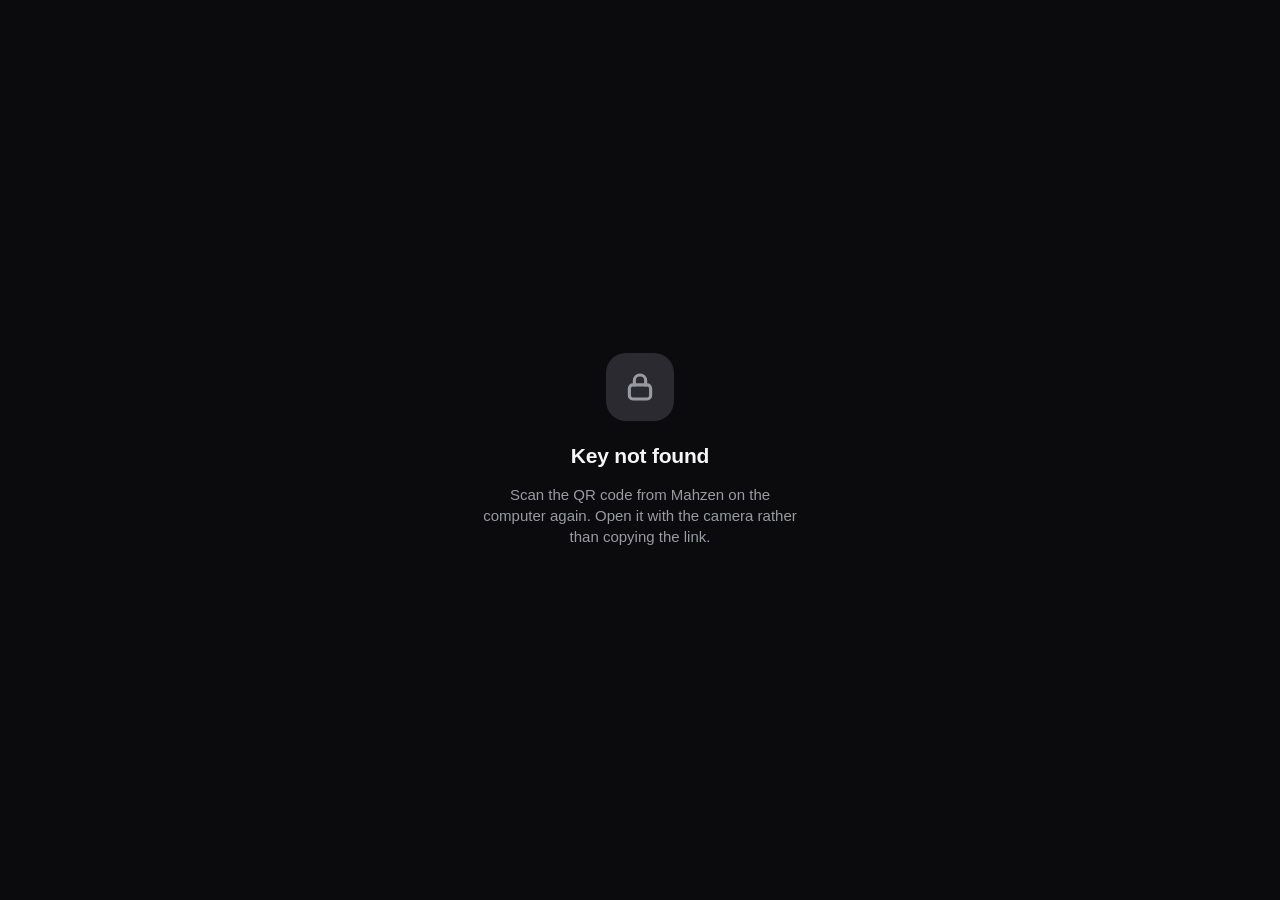
<file: linux/mahzen/core/phone_viewer.html>
<!doctype html>
<html lang="tr"><head><meta charset="utf-8">
<meta name="viewport" content="width=device-width, initial-scale=1, viewport-fit=cover, user-scalable=no">
<meta name="referrer" content="no-referrer">
<meta name="robots" content="noindex">
<meta name="theme-color" content="#0b0b0d">
<title>Mahzen</title>
<style>:root {
  --bg: #0b0b0d; --panel: rgba(22,22,26,.78); --tile: #1b1b20; --line: rgba(255,255,255,.08);
  --text: #f5f5f7; --dim: #9a9aa3; --accent: #ff9f0a; --accent-dim: rgba(255,159,10,.16); --danger: #ff453a;
  --top: env(safe-area-inset-top); --bottom: env(safe-area-inset-bottom);
  color-scheme: dark;
}
* { box-sizing: border-box; -webkit-tap-highlight-color: transparent; }
html, body { margin: 0; background: var(--bg); color: var(--text); }
body {
  font: 15px/1.4 -apple-system, BlinkMacSystemFont, "SF Pro Text", "Helvetica Neue", sans-serif;
  -webkit-font-smoothing: antialiased; min-height: 100vh; overscroll-behavior-y: none;
}
button, a.btn { font: inherit; color: inherit; background: none; border: 0; padding: 0; cursor: pointer; text-decoration: none; }
svg { display: block; }
[hidden] { display: none !important; }

/* Açılış ve hata ekranları */
.screen {
  position: fixed; inset: 0; display: flex; flex-direction: column; align-items: center; justify-content: center;
  gap: 14px; padding: 32px; text-align: center; background: var(--bg); z-index: 50;
}
.screen .mark {
  width: 68px; height: 68px; border-radius: 20px; display: grid; place-items: center;
  background: linear-gradient(145deg, #ffb340, #ff7a00); box-shadow: 0 10px 40px rgba(255,140,0,.35);
}
.screen .mark svg { width: 34px; height: 34px; color: #1a1000; }
.screen.error .mark { background: #2a2a30; box-shadow: none; }
.screen.error .mark svg { color: var(--dim); }
.screen h1 { margin: 6px 0 0; font-size: 21px; font-weight: 650; letter-spacing: -.01em; }
.screen p { margin: 0; color: var(--dim); max-width: 320px; }
.spinner {
  width: 22px; height: 22px; border-radius: 50%; border: 2.5px solid var(--accent-dim); border-top-color: var(--accent);
  animation: spin .8s linear infinite;
}
@keyframes spin { to { transform: rotate(360deg); } }

/* Üst çubuk */
header {
  position: sticky; top: 0; z-index: 10; padding: calc(var(--top) + 10px) 16px 10px;
  background: var(--panel); -webkit-backdrop-filter: saturate(180%) blur(20px); backdrop-filter: saturate(180%) blur(20px);
  border-bottom: 1px solid var(--line);
}
.bar { display: flex; align-items: center; gap: 12px; }
.bar .titles { flex: 1; min-width: 0; }
.bar h1 { margin: 0; font-size: 20px; font-weight: 700; letter-spacing: -.02em; white-space: nowrap; overflow: hidden; text-overflow: ellipsis; }
.bar .sub { color: var(--dim); font-size: 13px; }
.pill {
  display: inline-flex; align-items: center; gap: 6px; padding: 6px 11px; border-radius: 999px;
  background: var(--accent-dim); color: var(--accent); font-size: 13px; font-weight: 600; font-variant-numeric: tabular-nums;
}
.pill svg { width: 14px; height: 14px; }
.pill.low { background: rgba(255,69,58,.16); color: var(--danger); }
.filters { display: flex; gap: 6px; margin-top: 10px; }
.filters button {
  padding: 6px 13px; border-radius: 999px; background: rgba(255,255,255,.07); color: var(--dim); font-size: 13px; font-weight: 600;
}
.filters button[aria-pressed="true"] { background: var(--text); color: #000; }

/* Izgara */
main { padding: 0 0 calc(var(--bottom) + 24px); }
section h2 {
  position: sticky; top: var(--header-h, 0px); z-index: 5; margin: 0; padding: 14px 16px 8px; font-size: 13px; font-weight: 600;
  color: var(--dim); display: flex; align-items: baseline; gap: 8px; background: linear-gradient(var(--bg) 70%, transparent);
}
section h2 .path { color: var(--text); font-size: 15px; white-space: nowrap; overflow: hidden; text-overflow: ellipsis; }
section h2 .path span { color: var(--dim); }
.grid { display: grid; grid-template-columns: repeat(3, 1fr); gap: 2px; }
@media (min-width: 600px) { .grid { grid-template-columns: repeat(5, 1fr); } }
@media (min-width: 1000px) { .grid { grid-template-columns: repeat(7, 1fr); } }
.tile { position: relative; aspect-ratio: 1; background: var(--tile); overflow: hidden; }
.tile img { width: 100%; height: 100%; object-fit: cover; opacity: 0; transition: opacity .25s; }
.tile img.ready { opacity: 1; }
.tile .glyph { position: absolute; inset: 0; display: grid; place-items: center; color: #3a3a42; }
.tile .glyph svg { width: 30%; height: 30%; }
.tile .badge {
  position: absolute; right: 5px; bottom: 5px; display: flex; align-items: center; gap: 3px; padding: 2px 6px 2px 4px;
  border-radius: 6px; background: rgba(0,0,0,.55); font-size: 11px; font-weight: 600; color: #fff;
}
.tile .badge svg { width: 11px; height: 11px; }
.tile:active { filter: brightness(.75); }
.empty { padding: 60px 24px; text-align: center; color: var(--dim); }

/* Tam ekran görüntüleyici */
#viewer { position: fixed; inset: 0; z-index: 30; background: #000; touch-action: none; overflow: hidden; }
#viewer .backdrop { position: absolute; inset: 0; background: #000; }
#track { position: absolute; inset: 0; display: flex; will-change: transform; }
.slide { position: relative; flex: 0 0 100%; height: 100%; display: grid; place-items: center; overflow: hidden; }
.slide .media { max-width: 100%; max-height: 100%; width: 100%; height: 100%; object-fit: contain; transform-origin: 0 0; user-select: none; -webkit-user-select: none; -webkit-touch-callout: none; }
.slide img.ph { filter: blur(14px) brightness(.7); transform: scale(1.04); }
.slide video.media {
  /* Videonun kendi kontrolleri (tam ekran, süre çubuğu) üst ve alt çubukların altında kalmasın. */
  position: absolute; left: 0; width: 100%; top: calc(var(--top) + 58px);
  height: calc(100% - var(--top) - var(--bottom) - 124px); max-height: none;
  background: #000;
}
.ring { position: absolute; width: 64px; height: 64px; display: grid; place-items: center; }
.ring svg { position: absolute; inset: 0; width: 64px; height: 64px; transform: rotate(-90deg); }
.ring circle { fill: none; stroke-width: 4; }
.ring .track { stroke: rgba(255,255,255,.18); }
.ring .bar { stroke: var(--accent); stroke-linecap: round; transition: stroke-dashoffset .15s; }
.ring span { font-size: 12px; font-weight: 700; font-variant-numeric: tabular-nums; }
.slide .note {
  position: absolute; left: 50%; bottom: calc(var(--bottom) + 90px); transform: translateX(-50%); padding: 8px 14px;
  border-radius: 12px; background: rgba(40,40,46,.85); color: var(--text); font-size: 13px; text-align: center; max-width: 86%;
}
.chrome { position: absolute; left: 0; right: 0; z-index: 2; transition: opacity .2s; pointer-events: none; display: flex; align-items: center; gap: 10px; padding: 0 12px; }
#viewer.bare .chrome { opacity: 0; pointer-events: none; }
.chrome.top { top: 0; padding-top: calc(var(--top) + 8px); padding-bottom: 24px; background: linear-gradient(rgba(0,0,0,.6), transparent); }
.chrome.bottom { bottom: 0; padding-bottom: calc(var(--bottom) + 12px); padding-top: 28px; background: linear-gradient(transparent, rgba(0,0,0,.6)); justify-content: center; }
.chrome .titles { flex: 1; min-width: 0; text-align: center; }
.chrome .name { font-weight: 600; font-size: 15px; white-space: nowrap; overflow: hidden; text-overflow: ellipsis; }
.chrome .meta { color: rgba(255,255,255,.65); font-size: 12px; white-space: nowrap; overflow: hidden; text-overflow: ellipsis; }
.chrome .round, .chrome .counter { pointer-events: auto; }
.round {
  flex: none; width: 38px; height: 38px; border-radius: 50%; display: grid; place-items: center;
  background: rgba(60,60,66,.55); -webkit-backdrop-filter: blur(12px); backdrop-filter: blur(12px);
}
.round svg { width: 18px; height: 18px; }
.round.off { opacity: .3; pointer-events: none; }
.counter { font-size: 13px; font-weight: 600; color: rgba(255,255,255,.8); font-variant-numeric: tabular-nums; min-width: 70px; text-align: center; }</style>
</head><body>
<div id="splash" class="screen">
  <div class="mark"><svg viewBox="0 0 24 24" fill="none" stroke="currentColor" stroke-width="2.2" stroke-linecap="round" stroke-linejoin="round"><rect x="4.5" y="10.5" width="15" height="10" rx="2.5"/><path d="M8 10.5V7.5a4 4 0 0 1 8 0v3"/></svg></div>
  <h1>Mahzen</h1>
  <p id="splash-text" data-t>Şifre çözülüyor…</p>
  <div class="spinner"></div>
</div>
<div id="error" class="screen error" hidden>
  <div class="mark"><svg viewBox="0 0 24 24" fill="none" stroke="currentColor" stroke-width="2.2" stroke-linecap="round" stroke-linejoin="round"><rect x="4.5" y="10.5" width="15" height="10" rx="2.5"/><path d="M8 10.5V7.5a4 4 0 0 1 8 0v3"/></svg></div>
  <h1 id="error-title"></h1>
  <p id="error-text"></p>
</div>
<div id="app" hidden>
  <header id="header">
    <div class="bar">
      <div class="titles"><h1 id="title"></h1><div class="sub" id="subtitle"></div></div>
      <div class="pill" id="timer" title="Paylaşımın bitmesine kalan süre"><svg viewBox="0 0 24 24" fill="none" stroke="currentColor" stroke-width="2.4" stroke-linecap="round"><circle cx="12" cy="13" r="8"/><path d="M12 9v4l2.5 2M10 2h4"/></svg><span id="timer-text"></span></div>
    </div>
    <div class="filters" id="filters" hidden>
      <button data-filter="all" aria-pressed="true" data-t>Tümü</button>
      <button data-filter="image" aria-pressed="false" data-t>Fotoğraflar</button>
      <button data-filter="video" aria-pressed="false" data-t>Videolar</button>
    </div>
  </header>
  <main id="sections"></main>
</div>
<div id="viewer" hidden>
  <div class="backdrop" id="backdrop"></div>
  <div id="track"><div class="slide"></div><div class="slide"></div><div class="slide"></div></div>
  <div class="chrome top">
    <button class="round" id="v-close" aria-label="Kapat"><svg viewBox="0 0 24 24" fill="none" stroke="currentColor" stroke-width="2.6" stroke-linecap="round"><path d="M6 6l12 12M18 6L6 18"/></svg></button>
    <div class="titles"><div class="name" id="v-name"></div><div class="meta" id="v-meta"></div></div>
    <a class="round btn off" id="v-save" aria-label="İndir"><svg viewBox="0 0 24 24" fill="none" stroke="currentColor" stroke-width="2.4" stroke-linecap="round" stroke-linejoin="round"><path d="M12 4v11M7 10.5l5 5 5-5M5 20h14"/></svg></a>
  </div>
  <div class="chrome bottom">
    <button class="round" id="v-prev" aria-label="Önceki"><svg viewBox="0 0 24 24" fill="none" stroke="currentColor" stroke-width="2.6" stroke-linecap="round" stroke-linejoin="round"><path d="M15 5l-7 7 7 7"/></svg></button>
    <div class="counter" id="v-counter"></div>
    <button class="round" id="v-next" aria-label="Sonraki"><svg viewBox="0 0 24 24" fill="none" stroke="currentColor" stroke-width="2.6" stroke-linecap="round" stroke-linejoin="round"><path d="M9 5l7 7-7 7"/></svg></button>
  </div>
</div>
<script>// ChaCha20-Poly1305 (RFC 8439) — telefondaki tarayıcıda çözme için. Web Crypto, yerel ağdaki HTTP
// sayfalarında kullanılamadığından saf JavaScript. Yalnızca 32 bit tamsayı ve kesin (2^53 altı) kayan nokta
// aritmetiği kullanır; Poly1305 birikimcisi 13 bitlik 10 parça hâlinde tutulur.
const MahzenCrypto = (() => {
  function le32(b, i) { return (b[i] | (b[i + 1] << 8) | (b[i + 2] << 16) | (b[i + 3] << 24)) >>> 0; }

  // ChaCha20: `data` üzerine anahtar akışını XOR'lar (yeni dizi döner). Durum yerel değişkenlerde tutulur;
  // tam bloklar 32 bitlik kelimeler hâlinde işlenir (iPhone ve Mac küçük-sonludur).
  function chacha20(key, nonce, counter, data) {
    const k0 = le32(key, 0), k1 = le32(key, 4), k2 = le32(key, 8), k3 = le32(key, 12);
    const k4 = le32(key, 16), k5 = le32(key, 20), k6 = le32(key, 24), k7 = le32(key, 28);
    const n0 = le32(nonce, 0), n1 = le32(nonce, 4), n2 = le32(nonce, 8);
    const out = new Uint8Array(data.length);
    const fullBlocks = Math.floor(data.length / 64);
    const aligned = (data.byteOffset % 4) === 0;
    const in32 = aligned ? new Uint32Array(data.buffer, data.byteOffset, fullBlocks * 16) : null;
    const out32 = new Uint32Array(out.buffer, 0, fullBlocks * 16);
    const ks = new Uint32Array(16), ks8 = new Uint8Array(ks.buffer);
    for (let blockIndex = 0, pos = 0; pos < data.length; blockIndex++, pos += 64, counter++) {
      let x0 = 0x61707865, x1 = 0x3320646e, x2 = 0x79622d32, x3 = 0x6b206574;
      let x4 = k0, x5 = k1, x6 = k2, x7 = k3, x8 = k4, x9 = k5, x10 = k6, x11 = k7;
      let x12 = counter >>> 0, x13 = n0, x14 = n1, x15 = n2;
      for (let r = 0; r < 10; r++) {
        x0 = (x0 + x4) | 0; x12 ^= x0; x12 = (x12 << 16) | (x12 >>> 16);
        x8 = (x8 + x12) | 0; x4 ^= x8; x4 = (x4 << 12) | (x4 >>> 20);
        x0 = (x0 + x4) | 0; x12 ^= x0; x12 = (x12 << 8) | (x12 >>> 24);
        x8 = (x8 + x12) | 0; x4 ^= x8; x4 = (x4 << 7) | (x4 >>> 25);
        x1 = (x1 + x5) | 0; x13 ^= x1; x13 = (x13 << 16) | (x13 >>> 16);
        x9 = (x9 + x13) | 0; x5 ^= x9; x5 = (x5 << 12) | (x5 >>> 20);
        x1 = (x1 + x5) | 0; x13 ^= x1; x13 = (x13 << 8) | (x13 >>> 24);
        x9 = (x9 + x13) | 0; x5 ^= x9; x5 = (x5 << 7) | (x5 >>> 25);
        x2 = (x2 + x6) | 0; x14 ^= x2; x14 = (x14 << 16) | (x14 >>> 16);
        x10 = (x10 + x14) | 0; x6 ^= x10; x6 = (x6 << 12) | (x6 >>> 20);
        x2 = (x2 + x6) | 0; x14 ^= x2; x14 = (x14 << 8) | (x14 >>> 24);
        x10 = (x10 + x14) | 0; x6 ^= x10; x6 = (x6 << 7) | (x6 >>> 25);
        x3 = (x3 + x7) | 0; x15 ^= x3; x15 = (x15 << 16) | (x15 >>> 16);
        x11 = (x11 + x15) | 0; x7 ^= x11; x7 = (x7 << 12) | (x7 >>> 20);
        x3 = (x3 + x7) | 0; x15 ^= x3; x15 = (x15 << 8) | (x15 >>> 24);
        x11 = (x11 + x15) | 0; x7 ^= x11; x7 = (x7 << 7) | (x7 >>> 25);
        x0 = (x0 + x5) | 0; x15 ^= x0; x15 = (x15 << 16) | (x15 >>> 16);
        x10 = (x10 + x15) | 0; x5 ^= x10; x5 = (x5 << 12) | (x5 >>> 20);
        x0 = (x0 + x5) | 0; x15 ^= x0; x15 = (x15 << 8) | (x15 >>> 24);
        x10 = (x10 + x15) | 0; x5 ^= x10; x5 = (x5 << 7) | (x5 >>> 25);
        x1 = (x1 + x6) | 0; x12 ^= x1; x12 = (x12 << 16) | (x12 >>> 16);
        x11 = (x11 + x12) | 0; x6 ^= x11; x6 = (x6 << 12) | (x6 >>> 20);
        x1 = (x1 + x6) | 0; x12 ^= x1; x12 = (x12 << 8) | (x12 >>> 24);
        x11 = (x11 + x12) | 0; x6 ^= x11; x6 = (x6 << 7) | (x6 >>> 25);
        x2 = (x2 + x7) | 0; x13 ^= x2; x13 = (x13 << 16) | (x13 >>> 16);
        x8 = (x8 + x13) | 0; x7 ^= x8; x7 = (x7 << 12) | (x7 >>> 20);
        x2 = (x2 + x7) | 0; x13 ^= x2; x13 = (x13 << 8) | (x13 >>> 24);
        x8 = (x8 + x13) | 0; x7 ^= x8; x7 = (x7 << 7) | (x7 >>> 25);
        x3 = (x3 + x4) | 0; x14 ^= x3; x14 = (x14 << 16) | (x14 >>> 16);
        x9 = (x9 + x14) | 0; x4 ^= x9; x4 = (x4 << 12) | (x4 >>> 20);
        x3 = (x3 + x4) | 0; x14 ^= x3; x14 = (x14 << 8) | (x14 >>> 24);
        x9 = (x9 + x14) | 0; x4 ^= x9; x4 = (x4 << 7) | (x4 >>> 25);
      }
      ks[0] = x0 + 0x61707865; ks[1] = x1 + 0x3320646e; ks[2] = x2 + 0x79622d32; ks[3] = x3 + 0x6b206574;
      ks[4] = x4 + k0; ks[5] = x5 + k1; ks[6] = x6 + k2; ks[7] = x7 + k3;
      ks[8] = x8 + k4; ks[9] = x9 + k5; ks[10] = x10 + k6; ks[11] = x11 + k7;
      ks[12] = x12 + (counter >>> 0); ks[13] = x13 + n0; ks[14] = x14 + n1; ks[15] = x15 + n2;
      if (blockIndex < fullBlocks && in32) {
        const w = blockIndex * 16;
        for (let i = 0; i < 16; i++) out32[w + i] = in32[w + i] ^ ks[i];
      } else {
        const end = Math.min(64, data.length - pos);
        for (let i = 0; i < end; i++) out[pos + i] = data[pos + i] ^ ks8[i];
      }
    }
    return out;
  }

  // Poly1305: 130 bitlik sayılar 13 bitlik 10 parçada. 2^130 ≡ 5 (mod p) olduğundan taşan parçalar 5 ile çarpılır.
  const M13 = 0x1fff;

  // 16 baytlık bloğu (ya da son kısa bloğu) 13 bitlik 10 parçaya böler; `hibit` 2^(8·len) bitini ekler.
  const blk = new Uint8Array(20);
  function bytesToLimbs(b, off, len, hibit, out) {
    blk.fill(0);
    for (let i = 0; i < len; i++) blk[i] = b[off + i];
    if (hibit) blk[len] = 1;
    for (let i = 0, bit = 0; i < 10; i++, bit += 13) {
      const by = bit >>> 3;
      out[i] = ((blk[by] | (blk[by + 1] << 8) | (blk[by + 2] << 16)) >>> (bit & 7)) & M13;
    }
  }

  function poly1305(key, msg) {
    const rb = key.slice(0, 16);
    rb[3] &= 15; rb[7] &= 15; rb[11] &= 15; rb[15] &= 15;
    rb[4] &= 252; rb[8] &= 252; rb[12] &= 252;
    const r = new Float64Array(10), r5 = new Float64Array(10), h = new Float64Array(10), m = new Float64Array(10);
    bytesToLimbs(rb, 0, 16, false, r);
    for (let i = 0; i < 10; i++) r5[i] = 5 * r[i];
    let h0 = 0, h1 = 0, h2 = 0, h3 = 0, h4 = 0, h5 = 0, h6 = 0, h7 = 0, h8 = 0, h9 = 0;
    const r0 = r[0], r1 = r[1], r2 = r[2], r3 = r[3], r4 = r[4], r5_ = r[5], r6 = r[6], r7 = r[7], r8 = r[8], r9 = r[9];
    const s1 = r5[1], s2 = r5[2], s3 = r5[3], s4 = r5[4], s5 = r5[5], s6 = r5[6], s7 = r5[7], s8 = r5[8], s9 = r5[9];
    for (let off = 0; off < msg.length; off += 16) {
      bytesToLimbs(msg, off, Math.min(16, msg.length - off), true, m);
      h0 += m[0]; h1 += m[1]; h2 += m[2]; h3 += m[3]; h4 += m[4]; h5 += m[5]; h6 += m[6]; h7 += m[7]; h8 += m[8]; h9 += m[9];
      const d0 = h0 * r0 + h1 * s9 + h2 * s8 + h3 * s7 + h4 * s6 + h5 * s5 + h6 * s4 + h7 * s3 + h8 * s2 + h9 * s1;
      const d1 = h0 * r1 + h1 * r0 + h2 * s9 + h3 * s8 + h4 * s7 + h5 * s6 + h6 * s5 + h7 * s4 + h8 * s3 + h9 * s2;
      const d2 = h0 * r2 + h1 * r1 + h2 * r0 + h3 * s9 + h4 * s8 + h5 * s7 + h6 * s6 + h7 * s5 + h8 * s4 + h9 * s3;
      const d3 = h0 * r3 + h1 * r2 + h2 * r1 + h3 * r0 + h4 * s9 + h5 * s8 + h6 * s7 + h7 * s6 + h8 * s5 + h9 * s4;
      const d4 = h0 * r4 + h1 * r3 + h2 * r2 + h3 * r1 + h4 * r0 + h5 * s9 + h6 * s8 + h7 * s7 + h8 * s6 + h9 * s5;
      const d5 = h0 * r5_ + h1 * r4 + h2 * r3 + h3 * r2 + h4 * r1 + h5 * r0 + h6 * s9 + h7 * s8 + h8 * s7 + h9 * s6;
      const d6 = h0 * r6 + h1 * r5_ + h2 * r4 + h3 * r3 + h4 * r2 + h5 * r1 + h6 * r0 + h7 * s9 + h8 * s8 + h9 * s7;
      const d7 = h0 * r7 + h1 * r6 + h2 * r5_ + h3 * r4 + h4 * r3 + h5 * r2 + h6 * r1 + h7 * r0 + h8 * s9 + h9 * s8;
      const d8 = h0 * r8 + h1 * r7 + h2 * r6 + h3 * r5_ + h4 * r4 + h5 * r3 + h6 * r2 + h7 * r1 + h8 * r0 + h9 * s9;
      const d9 = h0 * r9 + h1 * r8 + h2 * r7 + h3 * r6 + h4 * r5_ + h5 * r4 + h6 * r3 + h7 * r2 + h8 * r1 + h9 * r0;
      // Taşıma: her parçayı 13 bite indir; en üstten taşanı 5 ile çarpıp en alta ekle.
      let c, v;
      v = d0; c = Math.floor(v / 8192); h0 = v - c * 8192;
      v = d1 + c; c = Math.floor(v / 8192); h1 = v - c * 8192;
      v = d2 + c; c = Math.floor(v / 8192); h2 = v - c * 8192;
      v = d3 + c; c = Math.floor(v / 8192); h3 = v - c * 8192;
      v = d4 + c; c = Math.floor(v / 8192); h4 = v - c * 8192;
      v = d5 + c; c = Math.floor(v / 8192); h5 = v - c * 8192;
      v = d6 + c; c = Math.floor(v / 8192); h6 = v - c * 8192;
      v = d7 + c; c = Math.floor(v / 8192); h7 = v - c * 8192;
      v = d8 + c; c = Math.floor(v / 8192); h8 = v - c * 8192;
      v = d9 + c; c = Math.floor(v / 8192); h9 = v - c * 8192;
      h0 += c * 5; c = Math.floor(h0 / 8192); h0 -= c * 8192; h1 += c;
    }
    h[0] = h0; h[1] = h1; h[2] = h2; h[3] = h3; h[4] = h4; h[5] = h5; h[6] = h6; h[7] = h7; h[8] = h8; h[9] = h9;
    // Son indirgeme ve s eklemesi BigInt ile (blok başına değil, bir kez).
    let acc = 0n;
    for (let i = 9; i >= 0; i--) acc = (acc << 13n) + BigInt(h[i]);
    const p = (1n << 130n) - 5n;
    acc %= p;
    let s = 0n;
    for (let i = 31; i >= 16; i--) s = (s << 8n) + BigInt(key[i]);
    let tag = (acc + s) & ((1n << 128n) - 1n);
    const out = new Uint8Array(16);
    for (let i = 0; i < 16; i++) { out[i] = Number(tag & 0xffn); tag >>= 8n; }
    return out;
  }

  function pad16(n) { return (16 - (n % 16)) % 16; }

  function macData(aad, ct) {
    const len = aad.length + pad16(aad.length) + ct.length + pad16(ct.length) + 16;
    const buf = new Uint8Array(len);
    let o = 0;
    buf.set(aad, o); o += aad.length + pad16(aad.length);
    buf.set(ct, o); o += ct.length + pad16(ct.length);
    const dv = new DataView(buf.buffer);
    dv.setUint32(o, aad.length, true); dv.setUint32(o + 4, Math.floor(aad.length / 2 ** 32), true);
    dv.setUint32(o + 8, ct.length >>> 0, true); dv.setUint32(o + 12, Math.floor(ct.length / 2 ** 32), true);
    return buf;
  }

  // AEAD açma: doğrulanamazsa hata fırlatır.
  function open(key, nonce, aad, sealed) {
    if (sealed.length < 16) throw new Error("kısa");
    const ct = sealed.subarray(0, sealed.length - 16), tag = sealed.subarray(sealed.length - 16);
    const otk = chacha20(key, nonce, 0, new Uint8Array(32));
    const expect = poly1305(otk, macData(aad, ct));
    let diff = 0;
    for (let i = 0; i < 16; i++) diff |= expect[i] ^ tag[i];
    if (diff !== 0) throw new Error("doğrulanamadı");
    return chacha20(key, nonce, 1, ct);
  }

  // Testler için: mühürleme.
  function seal(key, nonce, aad, plain) {
    const ct = chacha20(key, nonce, 1, plain);
    const otk = chacha20(key, nonce, 0, new Uint8Array(32));
    const tag = poly1305(otk, macData(aad, ct));
    const out = new Uint8Array(ct.length + 16);
    out.set(ct); out.set(tag, ct.length);
    return out;
  }

  return { chacha20, poly1305, open, seal };
})();

// Mahzen telefon akışı: [uzunluk (UInt32 BE)][şifreli metin + etiket]...; nonce = akış (UInt32 BE) + parça (UInt64 BE);
// AAD = "mahzen.phone.v1|" + son parça bayrağı ("1"/"0").
const MahzenStream = (() => {
  const C = MahzenCrypto;
  const enc = new TextEncoder();
  const AAD0 = enc.encode("mahzen.phone.v1|0"), AAD1 = enc.encode("mahzen.phone.v1|1");
  const MAX_FRAME = (1 << 20) + 16;
  function nonce(stream, chunk) {
    const n = new Uint8Array(12), dv = new DataView(n.buffer);
    dv.setUint32(0, stream); dv.setUint32(4, Math.floor(chunk / 2 ** 32)); dv.setUint32(8, chunk >>> 0);
    return n;
  }
  // Parça parça gelen baytları çözer. push(bytes) çözülmüş parçaları döndürür; finish() akışın bütün olduğunu doğrular.
  // Gelen parçalar bir listede biriktirilir; her çerçeve yalnızca bir kez kopyalanır.
  function decoder(key, stream) {
    let parts = [], total = 0, chunk = 0, pending = null;
    function take(n) {
      const out = new Uint8Array(n);
      let filled = 0;
      while (filled < n) {
        const p = parts[0], need = n - filled;
        if (p.length <= need) { out.set(p, filled); filled += p.length; parts.shift(); }
        else { out.set(p.subarray(0, need), filled); parts[0] = p.subarray(need); filled += need; }
      }
      total -= n;
      return out;
    }
    function peekLength() {
      const b = new Uint8Array(4);
      let filled = 0;
      for (const p of parts) {
        const n = Math.min(4 - filled, p.length);
        b.set(p.subarray(0, n), filled); filled += n;
        if (filled === 4) break;
      }
      return new DataView(b.buffer).getUint32(0);
    }
    function decrypt(frame, final) {
      const plain = C.open(key, nonce(stream, chunk), final ? AAD1 : AAD0, frame);
      chunk++;
      return plain;
    }
    return {
      push(bytes) {
        if (bytes.length) { parts.push(bytes); total += bytes.length; }
        const produced = [];
        while (total >= 4) {
          const len = peekLength();
          if (len < 16 || len > MAX_FRAME) throw new Error("akış bozuk");
          if (total < 4 + len) break;
          take(4);
          const frame = take(len);
          // Bir önceki çerçeve "son değil" demekti; ancak arkasından yeni çerçeve gelince çözebiliriz.
          if (pending) produced.push(decrypt(pending, false));
          pending = frame;
        }
        return produced;
      },
      finish() {
        if (total || !pending) throw new Error("akış kesik");
        const last = decrypt(pending, true);
        pending = null;
        return last;
      },
    };
  }
  return { decoder };
})();

(() => {
  "use strict";

  // Arayüz dili telefonun dil tercihine göre: Türkçe tercih ediliyorsa Türkçe, değilse İngilizce.
  const EN = {
    "Şifre çözülüyor…": "Decrypting…",
    "Paylaşımın bitmesine kalan süre": "Time left until sharing ends",
    "Tümü": "All",
    "Fotoğraflar": "Photos",
    "Videolar": "Videos",
    "Kapat": "Close",
    "İndir": "Download",
    "Önceki": "Previous",
    "Sonraki": "Next",
    "iptal": "cancelled",
    "Bilgisayara ulaşılamadı": "Couldn't reach the computer",
    "Sunucu hatası": "Server error",
    "Aktarım yarıda kesildi": "The transfer was interrupted",
    "Dosya doğrulanamadı": "The file failed verification",
    "Burada gösterilecek bir şey yok.": "Nothing to show here.",
    "Bu video büyük ({0}); telefonun belleği yetmeyebilir.": "This video is large ({0}); your phone may run out of memory.",
    "Tekrar dene": "Try again",
    "Paylaşım sona erdi": "Sharing ended",
    "Yeniden görmek için bilgisayardaki Mahzen'de yeni bir QR kod oluşturun.": "To view again, create a new QR code in Mahzen on the computer.",
    "Paylaşım durduruldu": "Sharing stopped",
    "Bilgisayardaki Mahzen paylaşımı kapattı.": "Mahzen on the computer ended the sharing.",
    "Bağlantı kesildi": "Connection lost",
    "Bilgisayardaki paylaşım kapandı ya da telefon aynı Wi-Fi ağında değil.": "Sharing ended on the computer, or the phone isn't on the same Wi-Fi network.",
    "Anahtar bulunamadı": "Key not found",
    "QR kodu bilgisayardaki Mahzen'den yeniden okutun. Bağlantıyı kopyalamak yerine kamerayla açın.": "Scan the QR code from Mahzen on the computer again. Open it with the camera rather than copying the link.",
    "Anahtar uyuşmuyor": "Key doesn't match",
    "Bu bağlantı eski bir paylaşıma ait olabilir. QR kodu yeniden okutun.": "This link may belong to an earlier share. Scan the QR code again.",
    "Paylaşım bulunamadı": "Share not found",
    "Paylaşımın süresi dolmuş ya da bilgisayarda durdurulmuş.": "The share has expired or was stopped on the computer.",
    "Telefon ile bilgisayar aynı Wi-Fi ağında olmalı ve Mahzen'de paylaşım açık kalmalı.": "The phone and the computer must be on the same Wi-Fi network, and sharing must stay open in Mahzen.",
    "{0} fotoğraf": "{0} photo|{0} photos",
    "{0} video": "{0} video|{0} videos",
    "Boş": "Empty",
  };
  const english = (() => {
    for (const l of navigator.languages || [navigator.language || ""]) {
      if (/^tr\b/i.test(l)) return false;
      if (/^en\b/i.test(l)) return true;
    }
    return true;
  })();
  const t = (s) => (english && EN[s]) || s;
  const tn = (s, n) => { const f = t(s).split("|"); return (f.length === 2 ? f[n === 1 ? 0 : 1] : f[0]).replace("{0}", n); };
  if (english) {
    document.documentElement.lang = "en";
    for (const n of document.querySelectorAll("[data-t]")) n.textContent = t(n.textContent);
    for (const a of ["aria-label", "title"]) for (const n of document.querySelectorAll("[" + a + "]")) n.setAttribute(a, t(n.getAttribute(a)));
  }
  const $ = (id) => document.getElementById(id);
  const el = (tag, cls, text) => {
    const e = document.createElement(tag);
    if (cls) e.className = cls;
    if (text != null) e.textContent = text;
    return e;
  };
  const ICON_PLAY = '<svg viewBox="0 0 24 24" fill="currentColor"><path d="M7 4.5v15l13-7.5z"/></svg>';
  const ICON_PHOTO = '<svg viewBox="0 0 24 24" fill="none" stroke="currentColor" stroke-width="1.8" stroke-linecap="round" stroke-linejoin="round"><rect x="3" y="4.5" width="18" height="15" rx="3"/><circle cx="9" cy="10" r="1.8"/><path d="M21 16l-5-5-8 8.5"/></svg>';
  const ICON_VIDEO = '<svg viewBox="0 0 24 24" fill="none" stroke="currentColor" stroke-width="1.8" stroke-linejoin="round"><rect x="3" y="5.5" width="13" height="13" rx="3"/><path d="M16 10l5-3v10l-5-3z"/></svg>';

  // ---------- Anahtar: adresin # kısmından alınır, sonra adresten silinir ----------
  const KEY_SLOT = "mahzen.k" + location.pathname;
  function fromB64url(s) {
    s = s.replace(/-/g, "+").replace(/_/g, "/");
    while (s.length % 4) s += "=";
    const bin = atob(s), out = new Uint8Array(bin.length);
    for (let i = 0; i < bin.length; i++) out[i] = bin.charCodeAt(i);
    return out;
  }
  let key = null;
  try {
    const frag = location.hash.slice(1);
    if (frag) {
      key = fromB64url(frag);
      history.replaceState(null, "", location.pathname + location.search);
      try { sessionStorage.setItem(KEY_SLOT, frag); } catch (_) {}
    } else {
      // Sayfa yenilenirse anahtar bu sekmenin oturum belleğinden gelir; sekme kapanınca silinir.
      const saved = sessionStorage.getItem(KEY_SLOT);
      if (saved) key = fromB64url(saved);
    }
  } catch (_) { key = null; }

  // ---------- Biçimlendirme ----------
  const nf = new Intl.NumberFormat(english ? "en" : "tr-TR", { maximumFractionDigits: 1 });
  function fmtSize(n) {
    if (n < 1000) return n + " B";
    const units = ["KB", "MB", "GB", "TB"];
    let v = n, u = -1;
    do { v /= 1000; u++; } while (v >= 1000 && u < units.length - 1);
    return nf.format(v) + " " + units[u];
  }
  const streamLength = (size) => size + Math.max(1, Math.ceil(size / 1048576)) * 20;

  // ---------- Ağ + şifre çözme ----------
  class LoadError extends Error {
    constructor(kind, message) { super(message); this.kind = kind; }
  }
  async function fetchStream(path, stream, signal, onProgress) {
    let res;
    try {
      res = await fetch(path, { cache: "no-store", credentials: "omit", signal });
    } catch (e) {
      if (signal && signal.aborted) throw new LoadError("abort", t("iptal"));
      throw new LoadError("net", t("Bilgisayara ulaşılamadı"));
    }
    if (!res.ok) throw new LoadError(res.status === 404 ? "gone" : "http", t("Sunucu hatası") + " (" + res.status + ")");
    const decoder = MahzenStream.decoder(key, stream), parts = [];
    const reader = res.body.getReader();
    let received = 0;
    for (;;) {
      let r;
      try { r = await reader.read(); } catch (e) {
        if (signal && signal.aborted) throw new LoadError("abort", t("iptal"));
        throw new LoadError("net", t("Aktarım yarıda kesildi"));
      }
      if (r.done) break;
      received += r.value.length;
      try { for (const p of decoder.push(r.value)) parts.push(p); } catch (e) {
        throw new LoadError("crypto", t("Dosya doğrulanamadı"));
      }
      if (onProgress) onProgress(received);
    }
    try { parts.push(decoder.finish()); } catch (e) { throw new LoadError("crypto", t("Dosya doğrulanamadı")); }
    return parts;
  }

  // ---------- Durum ----------
  let manifest = null, items = [], visible = [], filter = "all";
  let ended = false, timerHandle = 0, heartbeatHandle = 0, netStrikes = 0;
  const thumbs = new Map();   // sıra -> blob adresi (küçük, hepsi tutulur)
  const files = new Map();    // sıra -> { url, ctrl, received, total, error, listeners }

  function end(title, text) {
    if (ended) return;
    ended = true;
    clearInterval(timerHandle); clearInterval(heartbeatHandle);
    for (const e of files.values()) { e.ctrl.abort(); if (e.url) URL.revokeObjectURL(e.url); }
    files.clear();
    for (const u of thumbs.values()) URL.revokeObjectURL(u);
    thumbs.clear();
    try { sessionStorage.removeItem(KEY_SLOT); } catch (_) {}
    key = null;
    for (const v of document.querySelectorAll("video")) { v.pause(); v.removeAttribute("src"); v.load(); }
    $("app").remove(); $("viewer").remove(); $("splash").hidden = true;
    showError(title, text);
  }
  function showError(title, text) {
    $("splash").hidden = true;
    $("error-title").textContent = title;
    $("error-text").textContent = text;
    $("error").hidden = false;
  }

  // ---------- Küçük resimler: görünür olunca, en fazla 4'ü aynı anda ----------
  const thumbQueue = [];
  let thumbActive = 0;
  function wantThumb(idx, cb) {
    if (thumbs.has(idx)) return cb(thumbs.get(idx));
    thumbQueue.push({ idx, cb });
    pumpThumbs();
  }
  function pumpThumbs() {
    while (thumbActive < 4 && thumbQueue.length && !ended) {
      const { idx, cb } = thumbQueue.shift();
      if (thumbs.has(idx)) { cb(thumbs.get(idx)); continue; }
      thumbActive++;
      fetchStream("t/" + idx, 2 * idx + 2)
        .then((parts) => {
          if (ended) return;
          const url = URL.createObjectURL(new Blob(parts));
          thumbs.set(idx, url);
          cb(url);
        })
        .catch(() => {})
        .finally(() => { thumbActive--; pumpThumbs(); });
    }
  }

  // ---------- Dosyalar ----------
  function loadFile(idx) {
    let e = files.get(idx);
    if (e) return e;
    const item = items[idx];
    e = { url: null, ctrl: new AbortController(), received: 0, total: streamLength(item.size), error: null, listeners: new Set() };
    const notify = () => e.listeners.forEach((f) => f());
    files.set(idx, e);
    fetchStream("f/" + idx, 2 * idx + 1, e.ctrl.signal, (n) => { e.received = n; notify(); })
      .then((parts) => {
        if (files.get(idx) !== e) return;
        e.url = URL.createObjectURL(new Blob(parts, { type: item.mime }));
        notify();
      })
      .catch((err) => {
        if (err.kind === "abort") return;
        if (files.get(idx) === e) files.delete(idx);
        e.error = err;
        notify();
        if (err.kind === "gone") checkAlive();
      });
    return e;
  }
  // Görüntüleyicide yalnızca açık olan ve iki yanındaki dosyalar bellekte tutulur.
  function pruneFiles(keep) {
    for (const [idx, e] of files) {
      if (keep.has(idx)) continue;
      e.ctrl.abort();
      if (e.url) URL.revokeObjectURL(e.url);
      files.delete(idx);
    }
  }

  // ---------- Ana ekran ----------
  function render() {
    visible = items.filter((it) => filter === "all" || it.kind === filter).map((it) => it.index);
    const root = $("sections");
    root.textContent = "";
    if (!visible.length) { root.append(el("div", "empty", t("Burada gösterilecek bir şey yok."))); return; }
    const groups = new Map();
    for (let pos = 0; pos < visible.length; pos++) {
      const it = items[visible[pos]];
      const k = it.path.join("/");
      if (!groups.has(k)) groups.set(k, { path: it.path, list: [] });
      groups.get(k).list.push(pos);
    }
    const showHeaders = groups.size > 1 || [...groups.values()][0].path.length > 0;
    for (const g of groups.values()) {
      const sec = el("section");
      if (showHeaders) {
        const h = el("h2"), p = el("div", "path");
        const segs = g.path.length ? g.path : [manifest.title];
        segs.forEach((s, i) => {
          if (i) p.append(el("span", null, " › "));
          p.append(document.createTextNode(s));
        });
        h.append(p, el("span", null, String(g.list.length)));
        sec.append(h);
      }
      const grid = el("div", "grid");
      for (const pos of g.list) grid.append(tile(pos));
      sec.append(grid);
      root.append(sec);
    }
  }
  const observer = new IntersectionObserver((entries) => {
    for (const en of entries) {
      if (!en.isIntersecting) continue;
      observer.unobserve(en.target);
      const idx = Number(en.target.dataset.idx), img = en.target.querySelector("img");
      if (items[idx].hasThumbnail) wantThumb(idx, (url) => { img.src = url; });
    }
  }, { rootMargin: "800px 0px" });
  function tile(pos) {
    const idx = visible[pos], it = items[idx];
    const t = el("button", "tile");
    t.dataset.idx = idx;
    t.setAttribute("aria-label", it.name);
    const glyph = el("div", "glyph");
    glyph.innerHTML = it.kind === "video" ? ICON_VIDEO : ICON_PHOTO;
    const img = el("img");
    img.alt = "";
    img.decoding = "async";
    img.onload = () => { img.classList.add("ready"); glyph.remove(); };
    t.append(glyph, img);
    if (it.kind === "video") {
      const b = el("div", "badge");
      b.innerHTML = ICON_PLAY;
      b.append(document.createTextNode(fmtSize(it.size)));
      t.append(b);
    }
    t.onclick = () => openViewer(pos);
    observer.observe(t);
    return t;
  }

  // ---------- Tam ekran görüntüleyici ----------
  const viewer = $("viewer"), track = $("track");
  let slides = [...track.children];
  let cur = 0, zoom = { s: 1, x: 0, y: 0 }, open = false;

  function openViewer(pos) {
    cur = pos; open = true;
    viewer.hidden = false; viewer.classList.remove("bare");
    $("backdrop").style.opacity = 1;
    document.body.style.overflow = "hidden";
    slides.forEach((s) => { s._key = null; });
    setTrack(0, false);
    renderSlides();
    history.pushState({ viewer: 1 }, "");
  }
  function closeViewer(fromHistory) {
    if (!open) return;
    open = false;
    for (const v of viewer.querySelectorAll("video")) v.pause();
    viewer.hidden = true;
    document.body.style.overflow = "";
    slides.forEach((s) => { s.textContent = ""; s._key = null; s.style.transform = ""; });
    pruneFiles(new Set());
    if (!fromHistory && history.state && history.state.viewer) history.back();
  }
  window.addEventListener("popstate", () => closeViewer(true));

  function setTrack(px, animate) {
    track.style.transition = animate ? "transform .3s cubic-bezier(.2,.85,.25,1)" : "none";
    track.style.transform = "translate3d(calc(-100% + " + px + "px),0,0)";
  }
  function media(slide) { return slide.querySelector(".media"); }
  function applyZoom() {
    const m = media(slides[1]);
    if (m) m.style.transform = zoom.s === 1 ? "" : "translate(" + zoom.x + "px," + zoom.y + "px) scale(" + zoom.s + ")";
  }
  function resetZoom() { zoom = { s: 1, x: 0, y: 0 }; applyZoom(); }
  function clampZoom() {
    const w = viewer.clientWidth, h = viewer.clientHeight;
    zoom.s = Math.min(5, Math.max(1, zoom.s));
    zoom.x = Math.min(0, Math.max(w - w * zoom.s, zoom.x));
    zoom.y = Math.min(0, Math.max(h - h * zoom.s, zoom.y));
  }

  function renderSlides() {
    for (let i = 0; i < 3; i++) renderSlide(slides[i], cur - 1 + i);
    const keep = new Set();
    for (let p = cur - 1; p <= cur + 1; p++) if (p >= 0 && p < visible.length) keep.add(visible[p]);
    pruneFiles(new Set([...keep].filter((idx) => files.has(idx))));
    updateChrome();
  }
  function renderSlide(slide, pos) {
    if (pos < 0 || pos >= visible.length) { if (slide._key !== "none") { slide.textContent = ""; slide._key = "none"; } return; }
    const idx = visible[pos], it = items[idx], isCur = pos === cur;
    const isVideo = it.kind === "video";
    // Videolar yalnızca açıkken indirilir; fotoğraflar iki yandakiler için önceden çözülür.
    const entry = !isVideo || isCur ? loadFile(idx) : null;
    const state = entry ? (entry.url ? "ready" : entry.error ? "error" : "loading") : "idle";
    const key = idx + ":" + state + ":" + (isVideo && isCur ? "c" : "");
    if (entry) {
      entry.listeners.clear();
      entry.listeners.add(() => {
        if (slide._pos !== pos || !open) return;
        const st = entry.url ? "ready" : entry.error ? "error" : "loading";
        if (st !== slide._state) renderSlide(slide, pos);
        else if (st === "loading") updateRing(slide, entry);
        if (pos === cur) updateChrome();
      });
    }
    slide._pos = pos;
    if (slide._key === key) return;
    slide._key = key; slide._state = state;
    slide.textContent = "";
    slide.style.transform = "";
    if (state === "ready") {
      let m;
      if (isVideo) {
        m = el("video", "media");
        m.controls = true; m.playsInline = true; m.preload = "metadata";
        m.setAttribute("playsinline", "");
        m.src = entry.url;
      } else {
        m = el("img", "media");
        m.alt = it.name; m.draggable = false;
        m.src = entry.url;
      }
      slide.append(m);
      return;
    }
    if (it.hasThumbnail) {
      const ph = el("img", "media ph");
      ph.alt = ""; ph.draggable = false;
      wantThumb(idx, (url) => { ph.src = url; });
      slide.append(ph);
    }
    if (state === "loading") {
      const ring = el("div", "ring");
      ring.innerHTML = '<svg viewBox="0 0 64 64"><circle class="track" cx="32" cy="32" r="28"/><circle class="bar" cx="32" cy="32" r="28" stroke-dasharray="175.9" stroke-dashoffset="175.9"/></svg><span></span>';
      slide.append(ring);
      updateRing(slide, entry);
      if (isVideo && it.size > 1.5e9) slide.append(el("div", "note", t("Bu video büyük ({0}); telefonun belleği yetmeyebilir.").replace("{0}", fmtSize(it.size))));
    } else if (state === "error") {
      const n = el("div", "note", entry.error.message + " · ");
      const retry = el("button", null, t("Tekrar dene"));
      retry.style.color = "var(--accent)"; retry.style.fontWeight = "600";
      retry.onclick = (ev) => { ev.stopPropagation(); slide._key = null; renderSlide(slide, pos); };
      n.append(retry);
      slide.append(n);
    } else if (isVideo) {
      const ring = el("div", "ring");
      ring.innerHTML = ICON_PLAY;
      ring.firstChild.style.cssText = "width:34px;height:34px;opacity:.85";
      slide.append(ring);
    }
  }
  function updateRing(slide, entry) {
    const bar = slide.querySelector(".ring .bar"), label = slide.querySelector(".ring span");
    if (!bar) return;
    const f = Math.min(1, entry.received / entry.total);
    bar.setAttribute("stroke-dashoffset", String(175.9 * (1 - f)));
    label.textContent = Math.floor(f * 100) + "%";
  }
  function updateChrome() {
    if (!visible.length) return;
    const idx = visible[cur], it = items[idx];
    $("v-name").textContent = it.name;
    $("v-meta").textContent = fmtSize(it.size) + (it.path.length ? " · " + it.path.join(" › ") : "");
    $("v-counter").textContent = (cur + 1) + " / " + visible.length;
    $("v-prev").classList.toggle("off", cur === 0);
    $("v-next").classList.toggle("off", cur === visible.length - 1);
    const e = files.get(idx), save = $("v-save");
    if (e && e.url) { save.href = e.url; save.download = it.name; save.classList.remove("off"); }
    else { save.removeAttribute("href"); save.classList.add("off"); }
  }

  let animating = false;
  function go(dir) {
    const next = cur + dir;
    if (animating) return;
    if (next < 0 || next >= visible.length) { setTrack(0, true); return; }
    animating = true;
    for (const v of slides[1].querySelectorAll("video")) v.pause();
    setTrack(-dir * viewer.clientWidth, true);
    let done = false;
    const finish = () => {
      if (done) return;
      done = true;
      track.removeEventListener("transitionend", finish);
      cur = next;
      if (dir > 0) { track.append(slides[0]); slides = [slides[1], slides[2], slides[0]]; }
      else { track.prepend(slides[2]); slides = [slides[2], slides[0], slides[1]]; }
      setTrack(0, false);
      resetZoomQuiet();
      renderSlides();
      animating = false;
    };
    track.addEventListener("transitionend", finish);
    setTimeout(finish, 380);
  }
  function resetZoomQuiet() {
    zoom = { s: 1, x: 0, y: 0 };
    for (const s of slides) { const m = media(s); if (m) m.style.transform = ""; }
  }

  // ---------- Dokunma: kaydır, aşağı çekip kapat, iki parmakla ya da çift dokunarak yakınlaştır ----------
  const pointers = new Map();
  let g = null, lastTap = 0, lastTapX = 0, lastTapY = 0, tapTimer = 0;
  function isImageCurrent() { const m = media(slides[1]); return m && m.tagName === "IMG" && !m.classList.contains("ph"); }
  function startGesture() {
    const pts = [...pointers.values()];
    if (pts.length >= 2 && isImageCurrent()) {
      const [a, b] = pts;
      g = { mode: "pinch", d: Math.hypot(a.x - b.x, a.y - b.y) || 1, mx: (a.x + b.x) / 2, my: (a.y + b.y) / 2, z: { ...zoom } };
    } else if (pts.length === 1) {
      const p = pts[0];
      g = { mode: null, x: p.x, y: p.y, t: performance.now(), z: { ...zoom } };
    }
  }
  viewer.addEventListener("pointerdown", (e) => {
    if (e.target.closest(".chrome") || animating) return;
    pointers.set(e.pointerId, { x: e.clientX, y: e.clientY });
    startGesture();
  });
  viewer.addEventListener("pointermove", (e) => {
    if (!pointers.has(e.pointerId) || !g) return;
    pointers.set(e.pointerId, { x: e.clientX, y: e.clientY });
    if (g.mode === "pinch") {
      const [a, b] = [...pointers.values()];
      if (!b) return;
      const d = Math.hypot(a.x - b.x, a.y - b.y), mx = (a.x + b.x) / 2, my = (a.y + b.y) / 2;
      const s = Math.min(6, Math.max(0.8, g.z.s * d / g.d));
      // Parmakların ortasındaki nokta yerinde kalsın.
      const cx = (g.mx - g.z.x) / g.z.s, cy = (g.my - g.z.y) / g.z.s;
      zoom = { s, x: mx - cx * s, y: my - cy * s };
      applyZoom();
      return;
    }
    const dx = e.clientX - g.x, dy = e.clientY - g.y;
    if (!g.mode) {
      if (Math.abs(dx) + Math.abs(dy) < 8) return;
      if (zoom.s > 1.01) g.mode = "pan";
      else if (Math.abs(dx) > Math.abs(dy)) g.mode = "swipe";
      else g.mode = dy > 0 ? "dismiss" : "none";
    }
    if (g.mode === "pan") {
      zoom.x = g.z.x + dx; zoom.y = g.z.y + dy;
      applyZoom();
    } else if (g.mode === "swipe") {
      const edge = (dx > 0 && cur === 0) || (dx < 0 && cur === visible.length - 1);
      setTrack(edge ? dx * 0.3 : dx, false);
    } else if (g.mode === "dismiss") {
      const y = Math.max(0, dy);
      slides[1].style.transform = "translate3d(" + dx * 0.4 + "px," + y + "px,0) scale(" + Math.max(0.75, 1 - y / 1200) + ")";
      $("backdrop").style.opacity = Math.max(0, 1 - y / 350);
      viewer.classList.add("bare");
    }
  });
  function endPointer(e) {
    if (!pointers.has(e.pointerId)) return;
    const p = pointers.get(e.pointerId);
    pointers.delete(e.pointerId);
    if (!g) return;
    if (g.mode === "pinch") {
      if (zoom.s < 1.05) { zoom = { s: 1, x: 0, y: 0 }; }
      clampZoom();
      const m = media(slides[1]);
      if (m) { m.style.transition = "transform .2s"; applyZoom(); setTimeout(() => { m.style.transition = ""; }, 220); }
      g = null;
      if (pointers.size === 1) startGesture();
      return;
    }
    const dx = p.x - g.x, dy = p.y - g.y, dt = Math.max(1, performance.now() - g.t);
    if (g.mode === "swipe") {
      const v = dx / dt;
      if ((dx < -viewer.clientWidth * 0.2 || v < -0.45) && cur < visible.length - 1) go(1);
      else if ((dx > viewer.clientWidth * 0.2 || v > 0.45) && cur > 0) go(-1);
      else setTrack(0, true);
    } else if (g.mode === "dismiss") {
      if (dy > 120 || dy / dt > 0.6) closeViewer(false);
      else {
        slides[1].style.transition = "transform .25s"; slides[1].style.transform = "";
        $("backdrop").style.opacity = 1;
        setTimeout(() => { slides[1].style.transition = ""; }, 260);
        viewer.classList.remove("bare");
      }
    } else if (g.mode === "pan") {
      clampZoom();
      const m = media(slides[1]);
      if (m) { m.style.transition = "transform .2s"; applyZoom(); setTimeout(() => { m.style.transition = ""; }, 220); }
    } else if (!g.mode && dt < 350 && e.type === "pointerup" && e.target.tagName !== "VIDEO") {
      onTap(p.x, p.y);
    }
    g = null;
  }
  viewer.addEventListener("pointerup", endPointer);
  viewer.addEventListener("pointercancel", endPointer);
  function onTap(x, y) {
    const now = performance.now();
    if (now - lastTap < 300 && Math.hypot(x - lastTapX, y - lastTapY) < 30) {
      clearTimeout(tapTimer); lastTap = 0;
      if (!isImageCurrent()) return;
      const m = media(slides[1]);
      if (zoom.s > 1.01) zoom = { s: 1, x: 0, y: 0 };
      else zoom = { s: 2.5, x: x - x * 2.5, y: y - y * 2.5 };
      clampZoom();
      m.style.transition = "transform .25s"; applyZoom();
      setTimeout(() => { m.style.transition = ""; }, 260);
      return;
    }
    lastTap = now; lastTapX = x; lastTapY = y;
    tapTimer = setTimeout(() => viewer.classList.toggle("bare"), 280);
  }

  $("v-close").onclick = () => closeViewer(false);
  $("v-prev").onclick = () => go(-1);
  $("v-next").onclick = () => go(1);
  document.addEventListener("keydown", (e) => {
    if (!open) return;
    if (e.key === "ArrowRight") go(1);
    else if (e.key === "ArrowLeft") go(-1);
    else if (e.key === "Escape") closeViewer(false);
  });
  window.addEventListener("resize", () => {
    $("app").style.setProperty("--header-h", $("header").offsetHeight + "px");
    if (open) { resetZoom(); setTrack(0, false); }
  });

  // ---------- Süre ve bağlantı denetimi ----------
  function tick() {
    const left = Math.round(manifest.expiresAt - Date.now() / 1000);
    if (left <= 0) return end(t("Paylaşım sona erdi"), t("Yeniden görmek için bilgisayardaki Mahzen'de yeni bir QR kod oluşturun."));
    const m = Math.floor(left / 60), s = left % 60;
    $("timer-text").textContent = m + ":" + String(s).padStart(2, "0");
    $("timer").classList.toggle("low", left < 60);
  }
  async function checkAlive() {
    if (ended) return;
    try {
      const res = await fetch("m", { cache: "no-store", credentials: "omit" });
      if (res.status === 404) return end(t("Paylaşım durduruldu"), t("Bilgisayardaki Mahzen paylaşımı kapattı."));
      netStrikes = 0;
    } catch (_) {
      if (++netStrikes >= 2) end(t("Bağlantı kesildi"), t("Bilgisayardaki paylaşım kapandı ya da telefon aynı Wi-Fi ağında değil."));
    }
  }

  // ---------- Başlangıç ----------
  async function start() {
    if (!key || key.length !== 32) {
      return showError(t("Anahtar bulunamadı"), t("QR kodu bilgisayardaki Mahzen'den yeniden okutun. Bağlantıyı kopyalamak yerine kamerayla açın."));
    }
    let parts;
    try {
      parts = await fetchStream("m", 0);
    } catch (e) {
      if (e.kind === "crypto") return showError(t("Anahtar uyuşmuyor"), t("Bu bağlantı eski bir paylaşıma ait olabilir. QR kodu yeniden okutun."));
      if (e.kind === "gone") return showError(t("Paylaşım bulunamadı"), t("Paylaşımın süresi dolmuş ya da bilgisayarda durdurulmuş."));
      return showError(t("Bilgisayara ulaşılamadı"), t("Telefon ile bilgisayar aynı Wi-Fi ağında olmalı ve Mahzen'de paylaşım açık kalmalı."));
    }
    const bytes = new Uint8Array(parts.reduce((n, p) => n + p.length, 0));
    let o = 0;
    for (const p of parts) { bytes.set(p, o); o += p.length; }
    manifest = JSON.parse(new TextDecoder().decode(bytes));
    items = manifest.items;
    document.title = manifest.title + " · Mahzen";
    $("title").textContent = manifest.title;
    const photos = items.filter((i) => i.kind === "image").length, videos = items.length - photos;
    $("subtitle").textContent = [photos && tn("{0} fotoğraf", photos), videos && tn("{0} video", videos)].filter(Boolean).join(" · ") || t("Boş");
    if (photos && videos) {
      $("filters").hidden = false;
      for (const b of $("filters").children) {
        b.onclick = () => {
          filter = b.dataset.filter;
          for (const x of $("filters").children) x.setAttribute("aria-pressed", String(x === b));
          render();
          window.scrollTo(0, 0);
        };
      }
    }
    $("splash").hidden = true;
    $("app").hidden = false;
    $("app").style.setProperty("--header-h", $("header").offsetHeight + "px");
    render();
    tick();
    timerHandle = setInterval(tick, 1000);
    heartbeatHandle = setInterval(checkAlive, 15000);
  }
  start();
})();</script>
</body></html>
</file>
<file: site/style.css>
/* Mahzen tanıtım sitesi — premium ve sade; siyah zemin, turuncu ışık */

:root {
  --bg: #000;
  --text: #f5f5f7;
  --muted: #86868b;
  --faint: #6e6e73;
  --line: rgba(255, 255, 255, 0.09);
  --fire: #f3924d;
  --fire-hi: #ffb877;
  --fire-lo: #c55f2a;
  --ember: #ff6b3d;
  --sans: "Geist", -apple-system, BlinkMacSystemFont, "SF Pro Display", system-ui, sans-serif;
  --mono: "Geist Mono", ui-monospace, "SF Mono", monospace;
  --pad: clamp(22px, 5vw, 56px);
  --max: 1180px;
  --h: 0; /* giriş görselinin açılma ilerlemesi (0…1) */
}

* { box-sizing: border-box; }
html { scroll-behavior: smooth; -webkit-text-size-adjust: 100%; overflow-x: clip; }
body {
  margin: 0; background: var(--bg); color: var(--text);
  font: 400 17px/1.55 var(--sans); letter-spacing: -0.011em;
  -webkit-font-smoothing: antialiased; text-rendering: optimizeLegibility;
}
img { display: block; max-width: 100%; height: auto; }
a { color: inherit; }
::selection { background: var(--fire); color: #1a0d05; }
:focus-visible { outline: 2px solid var(--fire); outline-offset: 4px; border-radius: 6px; }
.nowrap { white-space: nowrap; }
.br-m { display: none; }
@media (max-width: 700px) { .hero h1 .nowrap { white-space: normal; } .br-m { display: inline; } }

/* ÜST ÇUBUK */
.nav {
  position: fixed; inset: 0 0 auto; z-index: 50; height: 52px;
  background: rgba(0, 0, 0, 0.72);
  backdrop-filter: saturate(180%) blur(20px); -webkit-backdrop-filter: saturate(180%) blur(20px);
  border-bottom: 1px solid transparent; transition: border-color .3s;
}
.nav.scrolled { border-bottom-color: var(--line); }
.nav-in { display: flex; align-items: center; gap: 32px; height: 100%; max-width: var(--max); margin: 0 auto; padding: 0 var(--pad); }
.brand { display: inline-flex; align-items: center; gap: 9px; font-weight: 600; font-size: 15px; text-decoration: none; letter-spacing: -.01em; }
.brand img { border-radius: 6px; }
.nav nav { display: flex; gap: 26px; margin-left: auto; }
.nav nav a { font-size: 13px; color: #d2d2d7; text-decoration: none; opacity: .85; transition: opacity .2s, color .2s; }
.nav nav a:hover { opacity: 1; color: #fff; }
.nav-dil { font-size: 13px; color: #d2d2d7; text-decoration: none; opacity: .85; transition: opacity .2s, color .2s; }
.nav-dil:hover { opacity: 1; color: #fff; }
.nav-btn {
  font-size: 12.5px; font-weight: 500; text-decoration: none; padding: 5px 13px; border-radius: 999px;
  background: var(--fire); color: #1d0e04; transition: background .2s;
}
.nav-btn:hover { background: var(--fire-hi); }

/* ORTAK */
.eyebrow { margin: 0 0 14px; font-size: 17px; font-weight: 600; color: var(--fire); letter-spacing: -.01em; }
.eyebrow.ember { color: var(--ember); }
.big {
  margin: 0; font-weight: 700; letter-spacing: -0.045em; line-height: 1.04;
  font-size: clamp(42px, 6.6vw, 92px);
}
.dim { color: var(--faint); }
.statement-sub { max-width: 640px; margin: 28px 0 0; color: var(--muted); font-size: clamp(17px, 1.5vw, 21px); line-height: 1.5; font-weight: 450; }
.statement-sub.center { margin-inline: auto; text-align: center; }
.shot { border-radius: 14px; box-shadow: 0 50px 120px -30px rgba(0, 0, 0, .9), 0 0 0 1px rgba(255, 255, 255, .07); }
.stage-light {
  position: absolute; left: 50%; top: 55%; width: 120%; aspect-ratio: 1.6; transform: translate(-50%, -50%); z-index: -1;
  background: radial-gradient(closest-side, rgba(243, 146, 77, .38), rgba(197, 95, 42, .12) 45%, transparent 72%);
  filter: blur(30px); pointer-events: none;
}
.stage-light.small { width: 110%; opacity: .75; }
.stage-light.ember { background: radial-gradient(closest-side, rgba(255, 107, 61, .45), rgba(197, 60, 30, .14) 45%, transparent 72%); }

.reveal { opacity: 0; transform: translateY(40px); transition: opacity 1.1s cubic-bezier(.16, 1, .3, 1), transform 1.1s cubic-bezier(.16, 1, .3, 1); }
.reveal.in { opacity: 1; transform: none; }

/* 1. GİRİŞ */
.hero { padding: 116px var(--pad) 0; text-align: center; overflow: hidden; }
.hero-copy { max-width: 900px; margin: 0 auto; }
.hero-icon {
  width: 92px; height: 92px; margin: 0 auto 26px; border-radius: 22px;
  filter: drop-shadow(0 18px 50px rgba(243, 146, 77, .35));
  animation: rise 1.2s cubic-bezier(.16, 1, .3, 1) both;
}
.hero h1 {
  margin: 0; font-weight: 700; letter-spacing: -0.05em; line-height: 1;
  font-size: clamp(44px, 7.4vw, 108px);
  animation: rise 1.2s .08s cubic-bezier(.16, 1, .3, 1) both;
}
.glow-text {
  background: linear-gradient(180deg, #ffd3a6 0%, var(--fire) 55%, var(--fire-lo) 100%);
  -webkit-background-clip: text; background-clip: text; color: transparent;
}
.hero-sub {
  max-width: 620px; margin: 28px auto 0; color: var(--muted);
  font-size: clamp(18px, 1.7vw, 23px); line-height: 1.45; font-weight: 450;
  animation: rise 1.2s .16s cubic-bezier(.16, 1, .3, 1) both;
}
.links { display: flex; gap: 30px; justify-content: center; flex-wrap: wrap; margin: 30px 0 0; animation: rise 1.2s .24s cubic-bezier(.16, 1, .3, 1) both; }
.link, .link-fire { font-size: 19px; text-decoration: none; font-weight: 450; }
.link-fire { color: var(--fire); }
.link { color: var(--text); opacity: .8; }
.link:hover, .link-fire:hover { text-decoration: underline; text-underline-offset: 4px; }
@keyframes rise { from { opacity: 0; transform: translateY(26px); } }

.stage { position: relative; isolation: isolate; max-width: var(--max); margin: clamp(48px, 6vw, 72px) auto 0; perspective: 1800px; }
.shot-hero {
  width: 100%; transform-origin: 50% 0%;
  transform: rotateX(calc((1 - var(--h)) * 24deg)) scale(calc(.9 + var(--h) * .1)) translateY(calc((1 - var(--h)) * -30px));
  opacity: calc(.55 + var(--h) * .45);
  will-change: transform;
}

/* 2. GÜVENLİK */
.statement { max-width: var(--max); margin: 0 auto; padding: clamp(140px, 18vw, 230px) var(--pad) 0; }
.numbers { display: grid; grid-template-columns: repeat(3, minmax(0, 1fr)); gap: 40px; margin: clamp(70px, 9vw, 120px) 0 0; }
.numbers div { padding-top: 26px; border-top: 1px solid var(--line); }
.numbers dt { display: flex; align-items: baseline; gap: 10px; font-weight: 700; letter-spacing: -.05em; line-height: 1; font-size: clamp(64px, 8vw, 112px); }
.numbers dt small { font-size: .26em; letter-spacing: -.01em; font-weight: 600; color: var(--fire); }
.numbers dd { margin: 16px 0 0; color: var(--muted); font-size: 17px; max-width: 300px; }
.cipher-line {
  display: flex; align-items: center; gap: 18px; flex-wrap: wrap; margin-top: clamp(60px, 8vw, 100px);
  font: 500 clamp(15px, 1.6vw, 19px)/1.3 var(--mono); color: var(--muted);
}
.cl-plain { color: var(--text); }
.cl-arrow { color: var(--fire); }
.cl-hex { color: var(--fire); word-break: break-all; }

/* 3. ÖZELLİKLER */
.tour { max-width: var(--max); margin: 0 auto; padding: clamp(160px, 20vw, 260px) var(--pad) 0; }
.tour-grid { display: grid; grid-template-columns: minmax(0, .62fr) minmax(0, 1.6fr); gap: clamp(30px, 5vw, 70px); margin-top: 40px; }
.tour-steps { padding-bottom: 20vh; }
.step { min-height: 70vh; display: flex; flex-direction: column; justify-content: center; opacity: .3; transition: opacity .5s; }
.step.is-on { opacity: 1; }
.step h3 { margin: 0 0 12px; font-size: clamp(28px, 2.8vw, 40px); font-weight: 700; letter-spacing: -.035em; }
.step p { margin: 0; color: var(--muted); font-size: 18px; max-width: 380px; }
.step.is-on p { color: #c7c7cc; }
.tour-sticky { position: relative; }
.tour-frame { position: sticky; top: calc(50vh - min(26vw, 340px) * .64 - 10px); isolation: isolate; aspect-ratio: 2240 / 1440; margin-top: 15vh; }
.tour-shot { position: absolute; inset: 0; width: 100%; opacity: 0; transform: scale(.985); transition: opacity .6s ease, transform .8s cubic-bezier(.16, 1, .3, 1); }
.tour-shot.is-on { opacity: 1; transform: none; }

/* 4. KENDİNİ SİLME */
.wipe { max-width: var(--max); margin: 0 auto; padding: clamp(160px, 20vw, 260px) var(--pad) 0; text-align: center; }
.wipe-copy .statement-sub { margin-inline: auto; }
.ember-text { background: linear-gradient(180deg, #ffb08a, var(--ember) 60%, #b8361a); -webkit-background-clip: text; background-clip: text; color: transparent; }
.wipe-stage { position: relative; isolation: isolate; margin: clamp(56px, 8vw, 90px) auto 0; max-width: 1000px; }
.facts { list-style: none; display: grid; grid-template-columns: repeat(3, minmax(0, 1fr)); gap: 30px; padding: 0; margin: clamp(56px, 7vw, 80px) auto 0; max-width: 960px; text-align: left; }
.facts li { padding-top: 20px; border-top: 1px solid var(--line); }
.facts b { display: block; font-size: 24px; letter-spacing: -.03em; }
.facts span { display: block; margin-top: 6px; color: var(--muted); font-size: 16px; }

/* 5. İKİ SİSTEM */
.systems { max-width: var(--max); margin: 0 auto; padding: clamp(160px, 20vw, 260px) var(--pad) 0; text-align: center; }
.pair { position: relative; isolation: isolate; margin: clamp(60px, 8vw, 100px) auto 0; padding: 0 22% 16% 0; }
.pair::before { content: ""; position: absolute; inset: 10% 0 0; z-index: -1; background: radial-gradient(closest-side, rgba(243, 146, 77, .3), transparent 70%); filter: blur(30px); }
.pair-back { position: absolute; right: 0; bottom: 0; z-index: 2; width: 48%; border-radius: 12px; box-shadow: -30px 40px 100px -20px rgba(0, 0, 0, .95), 0 0 0 1px rgba(255, 255, 255, .1); }
.pair-front { position: relative; width: 100%; }
.caption { margin: 28px 0 0; color: var(--muted); font-size: 14px; font-family: var(--mono); }

/* 6. KURULUM */
.install { max-width: var(--max); margin: 0 auto; padding: clamp(160px, 20vw, 260px) var(--pad) clamp(100px, 12vw, 160px); text-align: center; }
.install-grid { display: grid; grid-template-columns: repeat(2, minmax(0, 1fr)); gap: 18px; margin: 56px 0 0; text-align: left; }
.cmd { position: relative; padding: 26px 26px 24px; border-radius: 22px; background: #0c0c0d; border: 1px solid var(--line); }
.cmd-os { margin: 0 0 18px; font-size: 21px; font-weight: 700; letter-spacing: -.03em; }
.cmd-os small { margin-left: 8px; font-size: 13px; font-weight: 450; color: var(--muted); letter-spacing: 0; }
.cmd pre { margin: 0; overflow-x: auto; font: 14px/1.9 var(--mono); color: #d2d2d7; }
.copy {
  position: absolute; top: 22px; right: 22px; font: 500 13px var(--sans); color: var(--text); cursor: pointer;
  padding: 6px 14px; border-radius: 999px; border: 1px solid var(--line); background: #1c1c1e; transition: background .2s, color .2s;
}
.copy:hover { background: #2c2c2e; }
.copy.ok { background: var(--fire); color: #1d0e04; border-color: transparent; }
.fine { max-width: 720px; margin: 56px auto 0; color: var(--muted); font-size: 14px; line-height: 1.6; }
.fine a { color: var(--fire); }

/* ALT BİLGİ */
.footer { border-top: 1px solid var(--line); }
.footer-in { display: flex; align-items: center; gap: 24px; flex-wrap: wrap; max-width: var(--max); margin: 0 auto; padding: 28px var(--pad) 40px; color: var(--muted); font-size: 13px; }
.footer-in p { margin: 0; }
.footer-in a { color: var(--muted); }
.footer-links { display: flex; gap: 20px; margin-left: auto !important; }
.footer-links a { text-decoration: none; }
.footer-links a:hover { color: var(--text); }

/* DUYARLI */
@media (max-width: 900px) {
  .nav nav { display: none; }
  .nav-dil { margin-left: auto; }
  .numbers, .facts, .install-grid { grid-template-columns: minmax(0, 1fr); }
  .numbers { gap: 28px; }
  .tour-grid { grid-template-columns: minmax(0, 1fr); }
  .tour-sticky { order: -1; position: sticky; top: 64px; z-index: 2; }
  .tour-frame { position: relative; top: 0; margin-top: 0; }
  .tour-steps { padding-bottom: 0; }
  .step { min-height: 46vh; justify-content: flex-start; padding-top: 32px; }
  .pair { padding: 0 10% 24% 0; }
  .pair-back { width: 58%; }
  .footer-links { margin-left: 0 !important; }
}
@media (max-width: 520px) {
  .hero { padding-top: 104px; }
  .hero-icon { width: 88px; height: 88px; border-radius: 20px; }
  .links { gap: 22px; }
  .shot { border-radius: 9px; }
}

@media (prefers-reduced-motion: reduce) {
  *, *::before, *::after { animation: none !important; transition: none !important; scroll-behavior: auto !important; }
  .reveal { opacity: 1; transform: none; }
  :root { --h: 1; }
}
</file>
